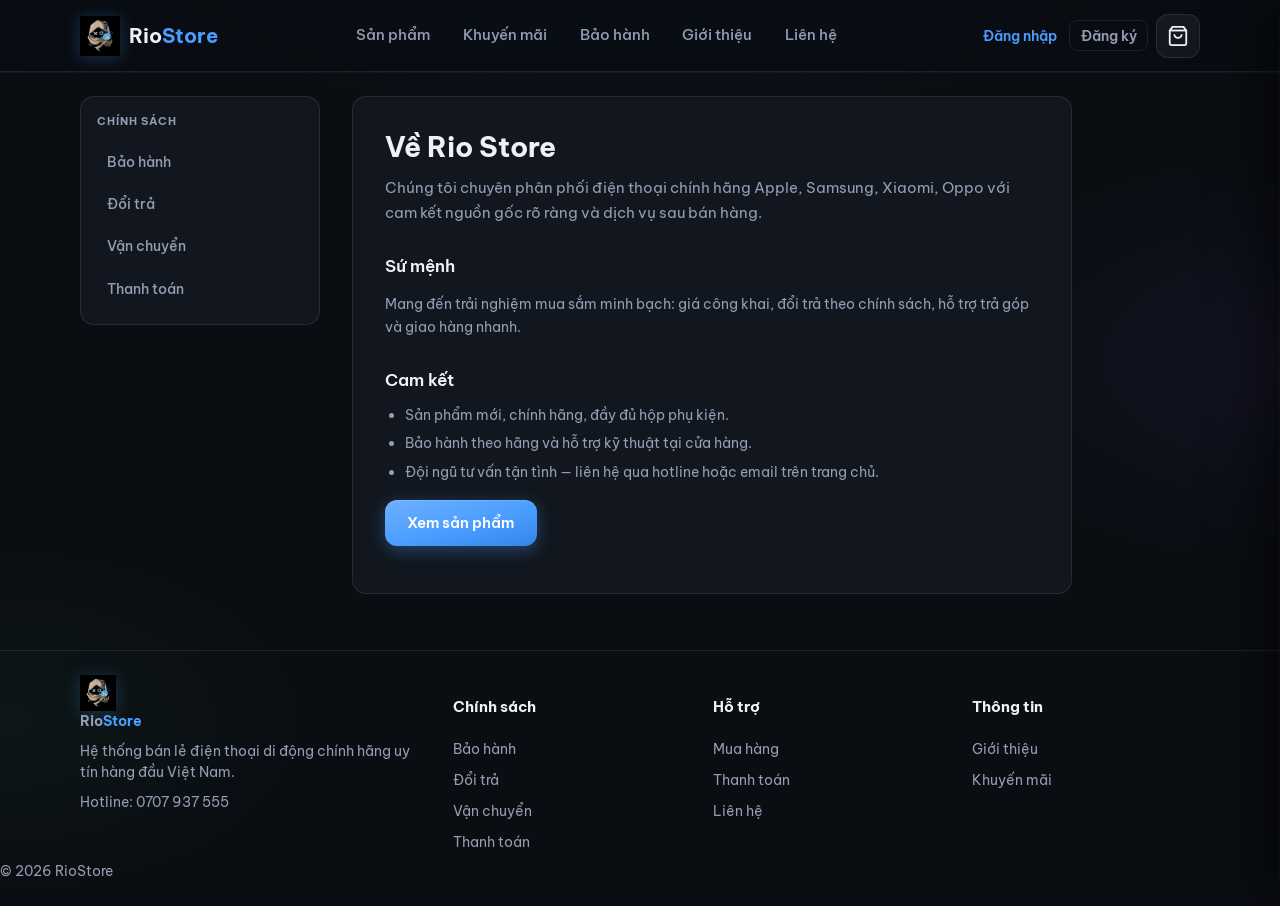
<file: gioi-thieu.html>
<!DOCTYPE html>
<html lang="vi">
<head>
  <meta charset="UTF-8" />
  <meta name="viewport" content="width=device-width, initial-scale=1.0" />
  <title>Giới thiệu Rio Store</title>
  <meta name="description" content="Rio Store — cửa hàng điện thoại chính hãng, trả góp 0%, giao nhanh, bảo hành đầy đủ." />
  <link rel="preconnect" href="https://fonts.googleapis.com" />
  <link rel="preconnect" href="https://fonts.gstatic.com" crossorigin />
  <link href="https://fonts.googleapis.com/css2?family=Be+Vietnam+Pro:wght@400;500;600;700&display=swap" rel="stylesheet" />
  <link rel="icon" type="image/jpeg" href="images/logo.jpg" />
  <link rel="stylesheet" href="styles.css" />
</head>
<body>
  <header class="header">
    <div class="container header__inner">
      <a href="index.html" class="logo logo--brand">
        <img src="images/logo.jpg" alt="" class="logo__mark" width="40" height="40" decoding="async" />
        <span class="logo__text">Rio<span>Store</span></span>
      </a>
      <nav class="nav" id="nav">
        <a href="index.html#san-pham">Sản phẩm</a>
        <a href="index.html#khuyen-mai">Khuyến mãi</a>
        <a href="chinh-sach/bao-hanh.html">Bảo hành</a>
        <a href="gioi-thieu.html">Giới thiệu</a>
        <a href="index.html#lien-he">Liên hệ</a>
      </nav>
      <div class="header__actions">
        <div class="header__auth" id="authHeader">
          <div class="header__auth-btns">
            <button type="button" class="btn-text" id="loginOpenBtn">Đăng nhập</button>
            <button type="button" class="btn-text btn-text--secondary" id="registerOpenBtn">Đăng ký</button>
          </div>
        </div>
        <button type="button" class="btn-icon cart-toggle" aria-label="Giỏ hàng" id="cartToggle">
          <svg width="22" height="22" viewBox="0 0 24 24" fill="none" stroke="currentColor" stroke-width="2">
            <path d="M6 2L3 6v14a2 2 0 002 2h14a2 2 0 002-2V6l-3-4z" />
            <line x1="3" y1="6" x2="21" y2="6" />
            <path d="M16 10a4 4 0 01-8 0" />
          </svg>
          <span class="cart-badge" id="cartBadge">0</span>
        </button>
        <button type="button" class="menu-toggle" id="menuToggle" aria-label="Menu">☰</button>
      </div>
    </div>
  </header>

  <main class="page-policy">
    <div class="container policy-layout reveal" data-reveal>
      <aside class="policy-nav" aria-label="Liên quan">
        <p class="policy-nav__label">Chính sách</p>
        <a href="chinh-sach/bao-hanh.html">Bảo hành</a>
        <a href="chinh-sach/doi-tra.html">Đổi trả</a>
        <a href="chinh-sach/van-chuyen.html">Vận chuyển</a>
        <a href="chinh-sach/thanh-toan.html">Thanh toán</a>
      </aside>
      <article class="policy-article">
        <h1>Về Rio Store</h1>
        <p class="policy-lead">Chúng tôi chuyên phân phối điện thoại chính hãng Apple, Samsung, Xiaomi, Oppo với cam kết nguồn gốc rõ ràng và dịch vụ sau bán hàng.</p>
        <h2>Sứ mệnh</h2>
        <p>Mang đến trải nghiệm mua sắm minh bạch: giá công khai, đổi trả theo chính sách, hỗ trợ trả góp và giao hàng nhanh.</p>
        <h2>Cam kết</h2>
        <ul>
          <li>Sản phẩm mới, chính hãng, đầy đủ hộp phụ kiện.</li>
          <li>Bảo hành theo hãng và hỗ trợ kỹ thuật tại cửa hàng.</li>
          <li>Đội ngũ tư vấn tận tình — liên hệ qua hotline hoặc email trên trang chủ.</li>
        </ul>
        <p><a href="index.html#san-pham" class="btn btn--primary">Xem sản phẩm</a></p>
      </article>
    </div>
  </main>

  <footer class="footer">
    <div class="container footer__top">
      <div class="footer__col">
        <a href="index.html" class="logo logo--footer">
          <img src="images/logo.jpg" class="logo__mark" width="36" height="36" alt="" />
          <span class="logo__text">Rio<span>Store</span></span>
        </a>
        <p>Hệ thống bán lẻ điện thoại di động chính hãng uy tín hàng đầu Việt Nam.</p>
        <p>Hotline: <a href="tel:0707937555">0707 937 555</a></p>
      </div>
      <div class="footer__col">
        <h4>Chính sách</h4>
        <ul>
          <li><a href="chinh-sach/bao-hanh.html">Bảo hành</a></li>
          <li><a href="chinh-sach/doi-tra.html">Đổi trả</a></li>
          <li><a href="chinh-sach/van-chuyen.html">Vận chuyển</a></li>
          <li><a href="chinh-sach/thanh-toan.html">Thanh toán</a></li>
        </ul>
      </div>
      <div class="footer__col">
        <h4>Hỗ trợ</h4>
        <ul>
          <li><a href="index.html#san-pham">Mua hàng</a></li>
          <li><a href="chinh-sach/thanh-toan.html">Thanh toán</a></li>
          <li><a href="index.html#lien-he">Liên hệ</a></li>
        </ul>
      </div>
      <div class="footer__col">
        <h4>Thông tin</h4>
        <ul>
          <li><a href="gioi-thieu.html">Giới thiệu</a></li>
          <li><a href="index.html#khuyen-mai">Khuyến mãi</a></li>
        </ul>
      </div>
    </div>
    <div class="footer__bottom">
      <p>© 2026 RioStore</p>
    </div>
  </footer>

  <aside class="cart-drawer" id="cartDrawer" aria-hidden="true">
    <div class="cart-drawer__overlay" id="cartOverlay"></div>
    <div class="cart-drawer__panel">
      <div class="cart-drawer__head">
        <h3>Giỏ hàng <span class="cart-drawer__count" id="cartDrawerCount"></span></h3>
        <div class="cart-drawer__head-actions">
          <button type="button" class="cart-clear" id="cartClearBtn" hidden>Xóa tất cả</button>
          <button type="button" class="btn-close" id="cartClose" aria-label="Đóng">×</button>
        </div>
      </div>
      <ul class="cart-list" id="cartList"></ul>
      <div class="cart-drawer__foot">
        <div class="cart-ship" id="cartShipRow">
          <span>Phí vận chuyển</span>
          <strong id="cartShipFee">0 ₫</strong>
        </div>
        <p class="cart-ship-hint" id="cartShipHint"></p>
        <p class="cart-total">Tạm tính: <strong id="cartSubtotal">0 ₫</strong></p>
        <p class="cart-grand">Tổng cộng: <strong id="cartTotal">0 ₫</strong></p>
        <div class="cart-drawer__actions">
          <button type="button" class="btn btn--ghost btn--block" id="cartContinueBtn">Tiếp tục mua sắm</button>
          <button type="button" class="btn btn--primary btn--block" id="checkoutBtn">Thanh toán</button>
        </div>
      </div>
    </div>
  </aside>

  <div class="toast-host" id="toastHost" aria-live="polite"></div>

  <div class="auth-modal" id="loginModal" aria-hidden="true">
    <div class="auth-modal__overlay" id="loginOverlay"></div>
    <div class="auth-modal__dialog" role="dialog" aria-labelledby="loginTitle" aria-modal="true">
      <button type="button" class="btn-close auth-modal__close" id="loginClose" aria-label="Đóng">×</button>
      <h2 class="auth-modal__title" id="loginTitle">Đăng nhập</h2>
      <p class="auth-modal__note">Chỉ giao diện: không lưu dữ liệu, không cơ sở dữ liệu hay server.</p>
      <form class="auth-form" id="formLogin" novalidate>
        <label class="auth-field">
          <span>Email</span>
          <input type="email" name="email" autocomplete="email" required placeholder="ban@email.com" />
        </label>
        <label class="auth-field">
          <span>Mật khẩu</span>
          <input type="password" name="password" autocomplete="current-password" required minlength="6" placeholder="••••••" />
        </label>
        <p class="auth-error" id="loginError" hidden></p>
        <button type="submit" class="btn btn--primary btn--block">Đăng nhập</button>
      </form>
      <p class="auth-alt">
        Chưa có tài khoản?
        <button type="button" class="auth-alt__link" id="loginToRegister">Đăng ký</button>
      </p>
    </div>
  </div>

  <div class="auth-modal" id="registerModal" aria-hidden="true">
    <div class="auth-modal__overlay" id="registerOverlay"></div>
    <div class="auth-modal__dialog" role="dialog" aria-labelledby="registerTitle" aria-modal="true">
      <button type="button" class="btn-close auth-modal__close" id="registerClose" aria-label="Đóng">×</button>
      <h2 class="auth-modal__title" id="registerTitle">Đăng ký</h2>
      <p class="auth-modal__note">Chỉ giao diện: không lưu dữ liệu, không cơ sở dữ liệu hay server.</p>
      <form class="auth-form" id="formRegister" novalidate>
        <label class="auth-field">
          <span>Họ tên</span>
          <input type="text" name="name" autocomplete="name" required minlength="2" placeholder="Nguyễn Văn A" />
        </label>
        <label class="auth-field">
          <span>Email</span>
          <input type="email" name="email" autocomplete="email" required placeholder="ban@email.com" />
        </label>
        <label class="auth-field">
          <span>Mật khẩu</span>
          <input type="password" name="password" autocomplete="new-password" required minlength="6" placeholder="Tối thiểu 6 ký tự" />
        </label>
        <p class="auth-error" id="registerError" hidden></p>
        <button type="submit" class="btn btn--primary btn--block">Tạo tài khoản</button>
      </form>
      <p class="auth-alt">
        Đã có tài khoản?
        <button type="button" class="auth-alt__link" id="registerToLogin">Đăng nhập</button>
      </p>
    </div>
  </div>

  <script src="products.js"></script>
  <script src="script.js"></script>
</body>
</html>
</file>
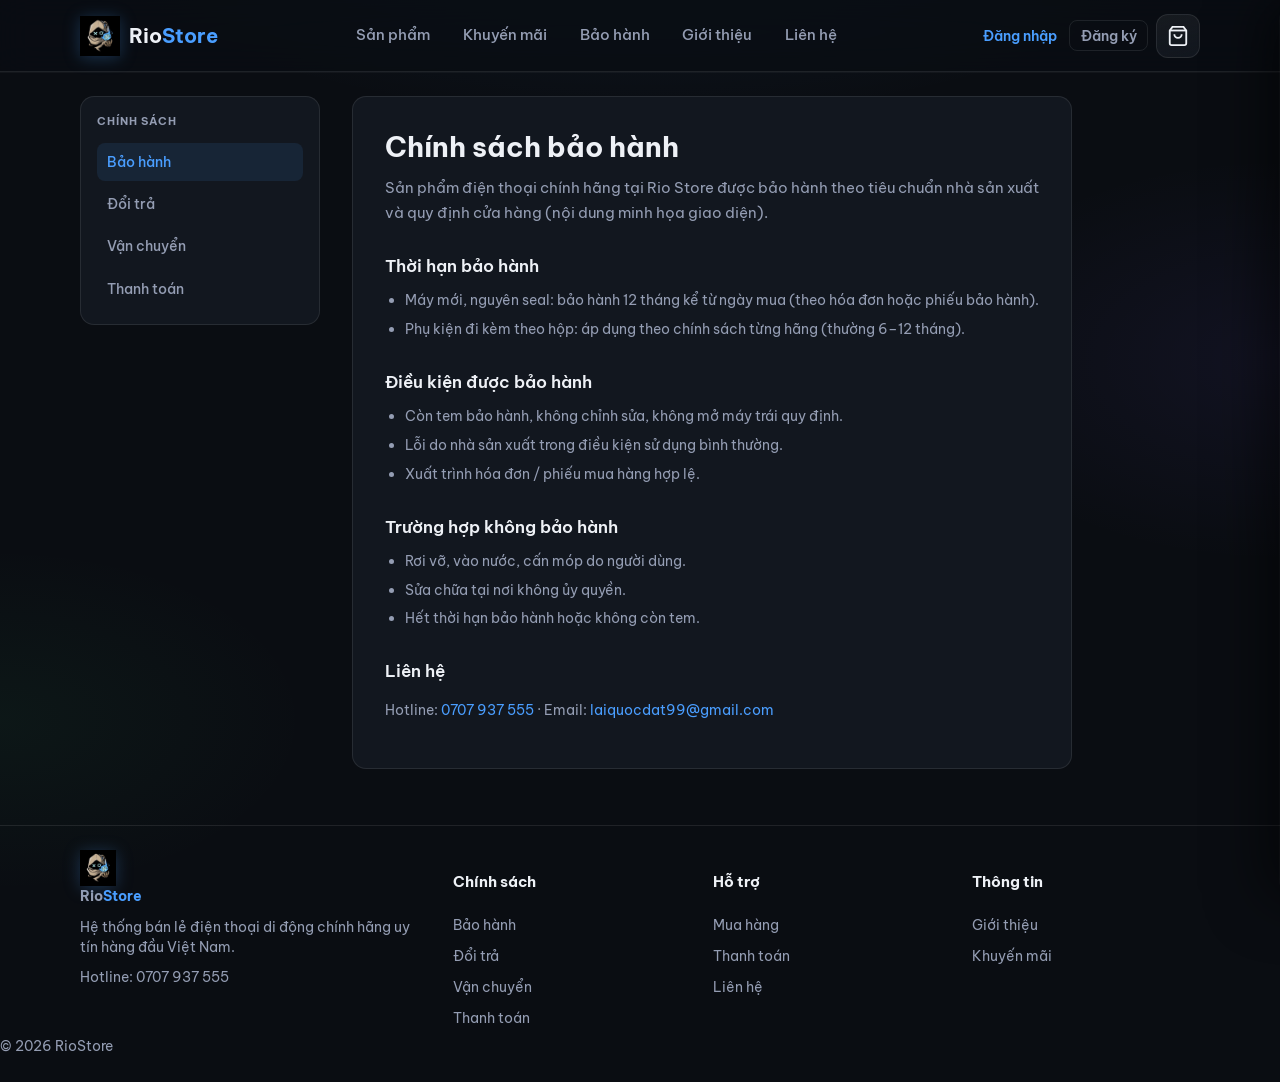
<file: chinh-sach/bao-hanh.html>
<!DOCTYPE html>
<html lang="vi">
<head>
  <meta charset="UTF-8" />
  <meta name="viewport" content="width=device-width, initial-scale=1.0" />
  <title>Chính sách bảo hành | Rio Store</title>
  <meta name="description" content="Chính sách bảo hành điện thoại chính hãng tại Rio Store: thời hạn, điều kiện, trung tâm bảo hành." />
  <link rel="preconnect" href="https://fonts.googleapis.com" />
  <link rel="preconnect" href="https://fonts.gstatic.com" crossorigin />
  <link href="https://fonts.googleapis.com/css2?family=Be+Vietnam+Pro:wght@400;500;600;700&display=swap" rel="stylesheet" />
  <link rel="icon" type="image/jpeg" href="../images/logo.jpg" />
  <link rel="stylesheet" href="../styles.css" />
</head>
<body>
  <header class="header">
    <div class="container header__inner">
      <a href="../index.html" class="logo logo--brand">
        <img src="../images/logo.jpg" alt="" class="logo__mark" width="40" height="40" decoding="async" />
        <span class="logo__text">Rio<span>Store</span></span>
      </a>
      <nav class="nav" id="nav">
        <a href="../index.html#san-pham">Sản phẩm</a>
        <a href="../index.html#khuyen-mai">Khuyến mãi</a>
        <a href="bao-hanh.html">Bảo hành</a>
        <a href="../gioi-thieu.html">Giới thiệu</a>
        <a href="../index.html#lien-he">Liên hệ</a>
      </nav>
      <div class="header__actions">
        <div class="header__auth" id="authHeader">
          <div class="header__auth-btns">
            <button type="button" class="btn-text" id="loginOpenBtn">Đăng nhập</button>
            <button type="button" class="btn-text btn-text--secondary" id="registerOpenBtn">Đăng ký</button>
          </div>
        </div>
        <button type="button" class="btn-icon cart-toggle" aria-label="Giỏ hàng" id="cartToggle">
          <svg width="22" height="22" viewBox="0 0 24 24" fill="none" stroke="currentColor" stroke-width="2">
            <path d="M6 2L3 6v14a2 2 0 002 2h14a2 2 0 002-2V6l-3-4z" />
            <line x1="3" y1="6" x2="21" y2="6" />
            <path d="M16 10a4 4 0 01-8 0" />
          </svg>
          <span class="cart-badge" id="cartBadge">0</span>
        </button>
        <button type="button" class="menu-toggle" id="menuToggle" aria-label="Menu">☰</button>
      </div>
    </div>
  </header>

  <main class="page-policy">
    <div class="container policy-layout reveal" data-reveal>
      <aside class="policy-nav" aria-label="Chính sách">
        <p class="policy-nav__label">Chính sách</p>
        <a href="bao-hanh.html" class="is-current">Bảo hành</a>
        <a href="doi-tra.html">Đổi trả</a>
        <a href="van-chuyen.html">Vận chuyển</a>
        <a href="thanh-toan.html">Thanh toán</a>
      </aside>
      <article class="policy-article">
        <h1>Chính sách bảo hành</h1>
        <p class="policy-lead">Sản phẩm điện thoại chính hãng tại Rio Store được bảo hành theo tiêu chuẩn nhà sản xuất và quy định cửa hàng (nội dung minh họa giao diện).</p>
        <h2>Thời hạn bảo hành</h2>
        <ul>
          <li>Máy mới, nguyên seal: bảo hành 12 tháng kể từ ngày mua (theo hóa đơn hoặc phiếu bảo hành).</li>
          <li>Phụ kiện đi kèm theo hộp: áp dụng theo chính sách từng hãng (thường 6–12 tháng).</li>
        </ul>
        <h2>Điều kiện được bảo hành</h2>
        <ul>
          <li>Còn tem bảo hành, không chỉnh sửa, không mở máy trái quy định.</li>
          <li>Lỗi do nhà sản xuất trong điều kiện sử dụng bình thường.</li>
          <li>Xuất trình hóa đơn / phiếu mua hàng hợp lệ.</li>
        </ul>
        <h2>Trường hợp không bảo hành</h2>
        <ul>
          <li>Rơi vỡ, vào nước, cấn móp do người dùng.</li>
          <li>Sửa chữa tại nơi không ủy quyền.</li>
          <li>Hết thời hạn bảo hành hoặc không còn tem.</li>
        </ul>
        <h2>Liên hệ</h2>
        <p>Hotline: <a href="tel:0707937555">0707 937 555</a> · Email: <a href="mailto:laiquocdat99@gmail.com">laiquocdat99@gmail.com</a></p>
      </article>
    </div>
  </main>

  <footer class="footer">
    <div class="container footer__top">
      <div class="footer__col">
        <a href="../index.html" class="logo logo--footer">
          <img src="../images/logo.jpg" class="logo__mark" width="36" height="36" alt="" />
          <span class="logo__text">Rio<span>Store</span></span>
        </a>
        <p>Hệ thống bán lẻ điện thoại di động chính hãng uy tín hàng đầu Việt Nam.</p>
        <p>Hotline: <a href="tel:0707937555">0707 937 555</a></p>
      </div>
      <div class="footer__col">
        <h4>Chính sách</h4>
        <ul>
          <li><a href="bao-hanh.html">Bảo hành</a></li>
          <li><a href="doi-tra.html">Đổi trả</a></li>
          <li><a href="van-chuyen.html">Vận chuyển</a></li>
          <li><a href="thanh-toan.html">Thanh toán</a></li>
        </ul>
      </div>
      <div class="footer__col">
        <h4>Hỗ trợ</h4>
        <ul>
          <li><a href="../index.html#san-pham">Mua hàng</a></li>
          <li><a href="thanh-toan.html">Thanh toán</a></li>
          <li><a href="../index.html#lien-he">Liên hệ</a></li>
        </ul>
      </div>
      <div class="footer__col">
        <h4>Thông tin</h4>
        <ul>
          <li><a href="../gioi-thieu.html">Giới thiệu</a></li>
          <li><a href="../index.html#khuyen-mai">Khuyến mãi</a></li>
        </ul>
      </div>
    </div>
    <div class="footer__bottom">
      <p>© 2026 RioStore</p>
    </div>
  </footer>

  <aside class="cart-drawer" id="cartDrawer" aria-hidden="true">
    <div class="cart-drawer__overlay" id="cartOverlay"></div>
    <div class="cart-drawer__panel">
      <div class="cart-drawer__head">
        <h3>Giỏ hàng <span class="cart-drawer__count" id="cartDrawerCount"></span></h3>
        <div class="cart-drawer__head-actions">
          <button type="button" class="cart-clear" id="cartClearBtn" hidden>Xóa tất cả</button>
          <button type="button" class="btn-close" id="cartClose" aria-label="Đóng">×</button>
        </div>
      </div>
      <ul class="cart-list" id="cartList"></ul>
      <div class="cart-drawer__foot">
        <div class="cart-ship" id="cartShipRow">
          <span>Phí vận chuyển</span>
          <strong id="cartShipFee">0 ₫</strong>
        </div>
        <p class="cart-ship-hint" id="cartShipHint"></p>
        <p class="cart-total">Tạm tính: <strong id="cartSubtotal">0 ₫</strong></p>
        <p class="cart-grand">Tổng cộng: <strong id="cartTotal">0 ₫</strong></p>
        <div class="cart-drawer__actions">
          <button type="button" class="btn btn--ghost btn--block" id="cartContinueBtn">Tiếp tục mua sắm</button>
          <button type="button" class="btn btn--primary btn--block" id="checkoutBtn">Thanh toán</button>
        </div>
      </div>
    </div>
  </aside>

  <div class="toast-host" id="toastHost" aria-live="polite"></div>

  <div class="auth-modal" id="loginModal" aria-hidden="true">
    <div class="auth-modal__overlay" id="loginOverlay"></div>
    <div class="auth-modal__dialog" role="dialog" aria-labelledby="loginTitle" aria-modal="true">
      <button type="button" class="btn-close auth-modal__close" id="loginClose" aria-label="Đóng">×</button>
      <h2 class="auth-modal__title" id="loginTitle">Đăng nhập</h2>
      <p class="auth-modal__note">Chỉ giao diện: không lưu dữ liệu, không cơ sở dữ liệu hay server.</p>
      <form class="auth-form" id="formLogin" novalidate>
        <label class="auth-field">
          <span>Email</span>
          <input type="email" name="email" autocomplete="email" required placeholder="ban@email.com" />
        </label>
        <label class="auth-field">
          <span>Mật khẩu</span>
          <input type="password" name="password" autocomplete="current-password" required minlength="6" placeholder="••••••" />
        </label>
        <p class="auth-error" id="loginError" hidden></p>
        <button type="submit" class="btn btn--primary btn--block">Đăng nhập</button>
      </form>
      <p class="auth-alt">
        Chưa có tài khoản?
        <button type="button" class="auth-alt__link" id="loginToRegister">Đăng ký</button>
      </p>
    </div>
  </div>

  <div class="auth-modal" id="registerModal" aria-hidden="true">
    <div class="auth-modal__overlay" id="registerOverlay"></div>
    <div class="auth-modal__dialog" role="dialog" aria-labelledby="registerTitle" aria-modal="true">
      <button type="button" class="btn-close auth-modal__close" id="registerClose" aria-label="Đóng">×</button>
      <h2 class="auth-modal__title" id="registerTitle">Đăng ký</h2>
      <p class="auth-modal__note">Chỉ giao diện: không lưu dữ liệu, không cơ sở dữ liệu hay server.</p>
      <form class="auth-form" id="formRegister" novalidate>
        <label class="auth-field">
          <span>Họ tên</span>
          <input type="text" name="name" autocomplete="name" required minlength="2" placeholder="Nguyễn Văn A" />
        </label>
        <label class="auth-field">
          <span>Email</span>
          <input type="email" name="email" autocomplete="email" required placeholder="ban@email.com" />
        </label>
        <label class="auth-field">
          <span>Mật khẩu</span>
          <input type="password" name="password" autocomplete="new-password" required minlength="6" placeholder="Tối thiểu 6 ký tự" />
        </label>
        <p class="auth-error" id="registerError" hidden></p>
        <button type="submit" class="btn btn--primary btn--block">Tạo tài khoản</button>
      </form>
      <p class="auth-alt">
        Đã có tài khoản?
        <button type="button" class="auth-alt__link" id="registerToLogin">Đăng nhập</button>
      </p>
    </div>
  </div>

  <script src="../products.js"></script>
  <script src="../script.js"></script>
</body>
</html>
</file>
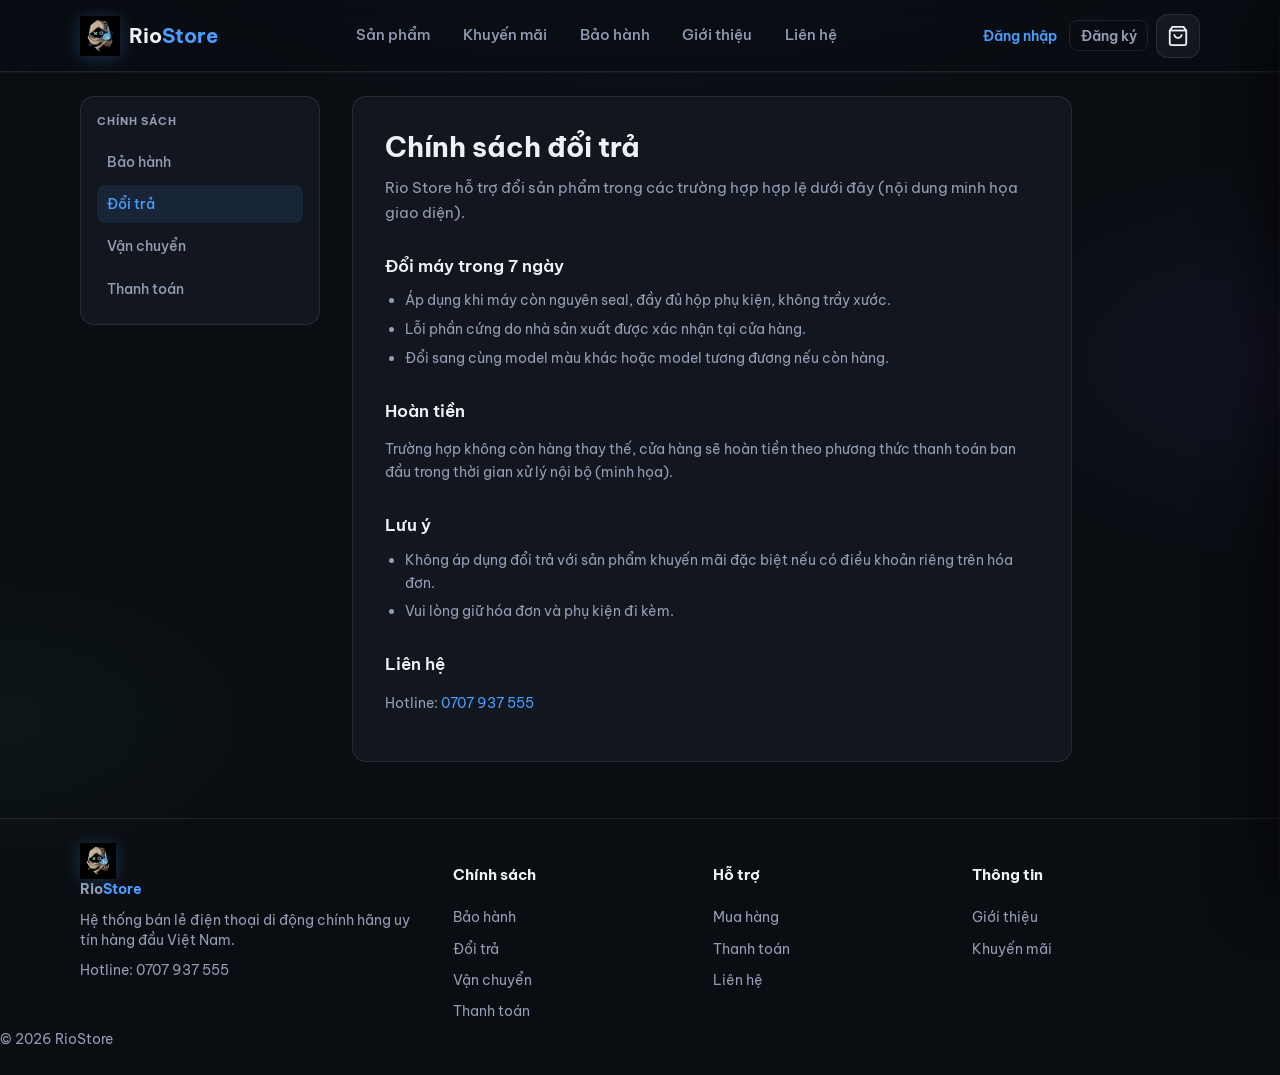
<file: chinh-sach/doi-tra.html>
<!DOCTYPE html>
<html lang="vi">
<head>
  <meta charset="UTF-8" />
  <meta name="viewport" content="width=device-width, initial-scale=1.0" />
  <title>Chính sách đổi trả | Rio Store</title>
  <meta name="description" content="Chính sách đổi trả sản phẩm tại Rio Store: thời gian, điều kiện đổi máy mới hoặc hoàn tiền (nội dung minh họa)." />
  <link rel="preconnect" href="https://fonts.googleapis.com" />
  <link rel="preconnect" href="https://fonts.gstatic.com" crossorigin />
  <link href="https://fonts.googleapis.com/css2?family=Be+Vietnam+Pro:wght@400;500;600;700&display=swap" rel="stylesheet" />
  <link rel="icon" type="image/jpeg" href="../images/logo.jpg" />
  <link rel="stylesheet" href="../styles.css" />
</head>
<body>
  <header class="header">
    <div class="container header__inner">
      <a href="../index.html" class="logo logo--brand">
        <img src="../images/logo.jpg" alt="" class="logo__mark" width="40" height="40" decoding="async" />
        <span class="logo__text">Rio<span>Store</span></span>
      </a>
      <nav class="nav" id="nav">
        <a href="../index.html#san-pham">Sản phẩm</a>
        <a href="../index.html#khuyen-mai">Khuyến mãi</a>
        <a href="bao-hanh.html">Bảo hành</a>
        <a href="../gioi-thieu.html">Giới thiệu</a>
        <a href="../index.html#lien-he">Liên hệ</a>
      </nav>
      <div class="header__actions">
        <div class="header__auth" id="authHeader">
          <div class="header__auth-btns">
            <button type="button" class="btn-text" id="loginOpenBtn">Đăng nhập</button>
            <button type="button" class="btn-text btn-text--secondary" id="registerOpenBtn">Đăng ký</button>
          </div>
        </div>
        <button type="button" class="btn-icon cart-toggle" aria-label="Giỏ hàng" id="cartToggle">
          <svg width="22" height="22" viewBox="0 0 24 24" fill="none" stroke="currentColor" stroke-width="2">
            <path d="M6 2L3 6v14a2 2 0 002 2h14a2 2 0 002-2V6l-3-4z" />
            <line x1="3" y1="6" x2="21" y2="6" />
            <path d="M16 10a4 4 0 01-8 0" />
          </svg>
          <span class="cart-badge" id="cartBadge">0</span>
        </button>
        <button type="button" class="menu-toggle" id="menuToggle" aria-label="Menu">☰</button>
      </div>
    </div>
  </header>

  <main class="page-policy">
    <div class="container policy-layout reveal" data-reveal>
      <aside class="policy-nav" aria-label="Chính sách">
        <p class="policy-nav__label">Chính sách</p>
        <a href="bao-hanh.html">Bảo hành</a>
        <a href="doi-tra.html" class="is-current">Đổi trả</a>
        <a href="van-chuyen.html">Vận chuyển</a>
        <a href="thanh-toan.html">Thanh toán</a>
      </aside>
      <article class="policy-article">
        <h1>Chính sách đổi trả</h1>
        <p class="policy-lead">Rio Store hỗ trợ đổi sản phẩm trong các trường hợp hợp lệ dưới đây (nội dung minh họa giao diện).</p>
        <h2>Đổi máy trong 7 ngày</h2>
        <ul>
          <li>Áp dụng khi máy còn nguyên seal, đầy đủ hộp phụ kiện, không trầy xước.</li>
          <li>Lỗi phần cứng do nhà sản xuất được xác nhận tại cửa hàng.</li>
          <li>Đổi sang cùng model màu khác hoặc model tương đương nếu còn hàng.</li>
        </ul>
        <h2>Hoàn tiền</h2>
        <p>Trường hợp không còn hàng thay thế, cửa hàng sẽ hoàn tiền theo phương thức thanh toán ban đầu trong thời gian xử lý nội bộ (minh họa).</p>
        <h2>Lưu ý</h2>
        <ul>
          <li>Không áp dụng đổi trả với sản phẩm khuyến mãi đặc biệt nếu có điều khoản riêng trên hóa đơn.</li>
          <li>Vui lòng giữ hóa đơn và phụ kiện đi kèm.</li>
        </ul>
        <h2>Liên hệ</h2>
        <p>Hotline: <a href="tel:0707937555">0707 937 555</a></p>
      </article>
    </div>
  </main>

  <footer class="footer">
    <div class="container footer__top">
      <div class="footer__col">
        <a href="../index.html" class="logo logo--footer">
          <img src="../images/logo.jpg" class="logo__mark" width="36" height="36" alt="" />
          <span class="logo__text">Rio<span>Store</span></span>
        </a>
        <p>Hệ thống bán lẻ điện thoại di động chính hãng uy tín hàng đầu Việt Nam.</p>
        <p>Hotline: <a href="tel:0707937555">0707 937 555</a></p>
      </div>
      <div class="footer__col">
        <h4>Chính sách</h4>
        <ul>
          <li><a href="bao-hanh.html">Bảo hành</a></li>
          <li><a href="doi-tra.html">Đổi trả</a></li>
          <li><a href="van-chuyen.html">Vận chuyển</a></li>
          <li><a href="thanh-toan.html">Thanh toán</a></li>
        </ul>
      </div>
      <div class="footer__col">
        <h4>Hỗ trợ</h4>
        <ul>
          <li><a href="../index.html#san-pham">Mua hàng</a></li>
          <li><a href="thanh-toan.html">Thanh toán</a></li>
          <li><a href="../index.html#lien-he">Liên hệ</a></li>
        </ul>
      </div>
      <div class="footer__col">
        <h4>Thông tin</h4>
        <ul>
          <li><a href="../gioi-thieu.html">Giới thiệu</a></li>
          <li><a href="../index.html#khuyen-mai">Khuyến mãi</a></li>
        </ul>
      </div>
    </div>
    <div class="footer__bottom">
      <p>© 2026 RioStore</p>
    </div>
  </footer>

  <aside class="cart-drawer" id="cartDrawer" aria-hidden="true">
    <div class="cart-drawer__overlay" id="cartOverlay"></div>
    <div class="cart-drawer__panel">
      <div class="cart-drawer__head">
        <h3>Giỏ hàng <span class="cart-drawer__count" id="cartDrawerCount"></span></h3>
        <div class="cart-drawer__head-actions">
          <button type="button" class="cart-clear" id="cartClearBtn" hidden>Xóa tất cả</button>
          <button type="button" class="btn-close" id="cartClose" aria-label="Đóng">×</button>
        </div>
      </div>
      <ul class="cart-list" id="cartList"></ul>
      <div class="cart-drawer__foot">
        <div class="cart-ship" id="cartShipRow">
          <span>Phí vận chuyển</span>
          <strong id="cartShipFee">0 ₫</strong>
        </div>
        <p class="cart-ship-hint" id="cartShipHint"></p>
        <p class="cart-total">Tạm tính: <strong id="cartSubtotal">0 ₫</strong></p>
        <p class="cart-grand">Tổng cộng: <strong id="cartTotal">0 ₫</strong></p>
        <div class="cart-drawer__actions">
          <button type="button" class="btn btn--ghost btn--block" id="cartContinueBtn">Tiếp tục mua sắm</button>
          <button type="button" class="btn btn--primary btn--block" id="checkoutBtn">Thanh toán</button>
        </div>
      </div>
    </div>
  </aside>

  <div class="toast-host" id="toastHost" aria-live="polite"></div>

  <div class="auth-modal" id="loginModal" aria-hidden="true">
    <div class="auth-modal__overlay" id="loginOverlay"></div>
    <div class="auth-modal__dialog" role="dialog" aria-labelledby="loginTitle" aria-modal="true">
      <button type="button" class="btn-close auth-modal__close" id="loginClose" aria-label="Đóng">×</button>
      <h2 class="auth-modal__title" id="loginTitle">Đăng nhập</h2>
      <p class="auth-modal__note">Chỉ giao diện: không lưu dữ liệu, không cơ sở dữ liệu hay server.</p>
      <form class="auth-form" id="formLogin" novalidate>
        <label class="auth-field">
          <span>Email</span>
          <input type="email" name="email" autocomplete="email" required placeholder="ban@email.com" />
        </label>
        <label class="auth-field">
          <span>Mật khẩu</span>
          <input type="password" name="password" autocomplete="current-password" required minlength="6" placeholder="••••••" />
        </label>
        <p class="auth-error" id="loginError" hidden></p>
        <button type="submit" class="btn btn--primary btn--block">Đăng nhập</button>
      </form>
      <p class="auth-alt">
        Chưa có tài khoản?
        <button type="button" class="auth-alt__link" id="loginToRegister">Đăng ký</button>
      </p>
    </div>
  </div>

  <div class="auth-modal" id="registerModal" aria-hidden="true">
    <div class="auth-modal__overlay" id="registerOverlay"></div>
    <div class="auth-modal__dialog" role="dialog" aria-labelledby="registerTitle" aria-modal="true">
      <button type="button" class="btn-close auth-modal__close" id="registerClose" aria-label="Đóng">×</button>
      <h2 class="auth-modal__title" id="registerTitle">Đăng ký</h2>
      <p class="auth-modal__note">Chỉ giao diện: không lưu dữ liệu, không cơ sở dữ liệu hay server.</p>
      <form class="auth-form" id="formRegister" novalidate>
        <label class="auth-field">
          <span>Họ tên</span>
          <input type="text" name="name" autocomplete="name" required minlength="2" placeholder="Nguyễn Văn A" />
        </label>
        <label class="auth-field">
          <span>Email</span>
          <input type="email" name="email" autocomplete="email" required placeholder="ban@email.com" />
        </label>
        <label class="auth-field">
          <span>Mật khẩu</span>
          <input type="password" name="password" autocomplete="new-password" required minlength="6" placeholder="Tối thiểu 6 ký tự" />
        </label>
        <p class="auth-error" id="registerError" hidden></p>
        <button type="submit" class="btn btn--primary btn--block">Tạo tài khoản</button>
      </form>
      <p class="auth-alt">
        Đã có tài khoản?
        <button type="button" class="auth-alt__link" id="registerToLogin">Đăng nhập</button>
      </p>
    </div>
  </div>

  <script src="../products.js"></script>
  <script src="../script.js"></script>
</body>
</html>
</file>
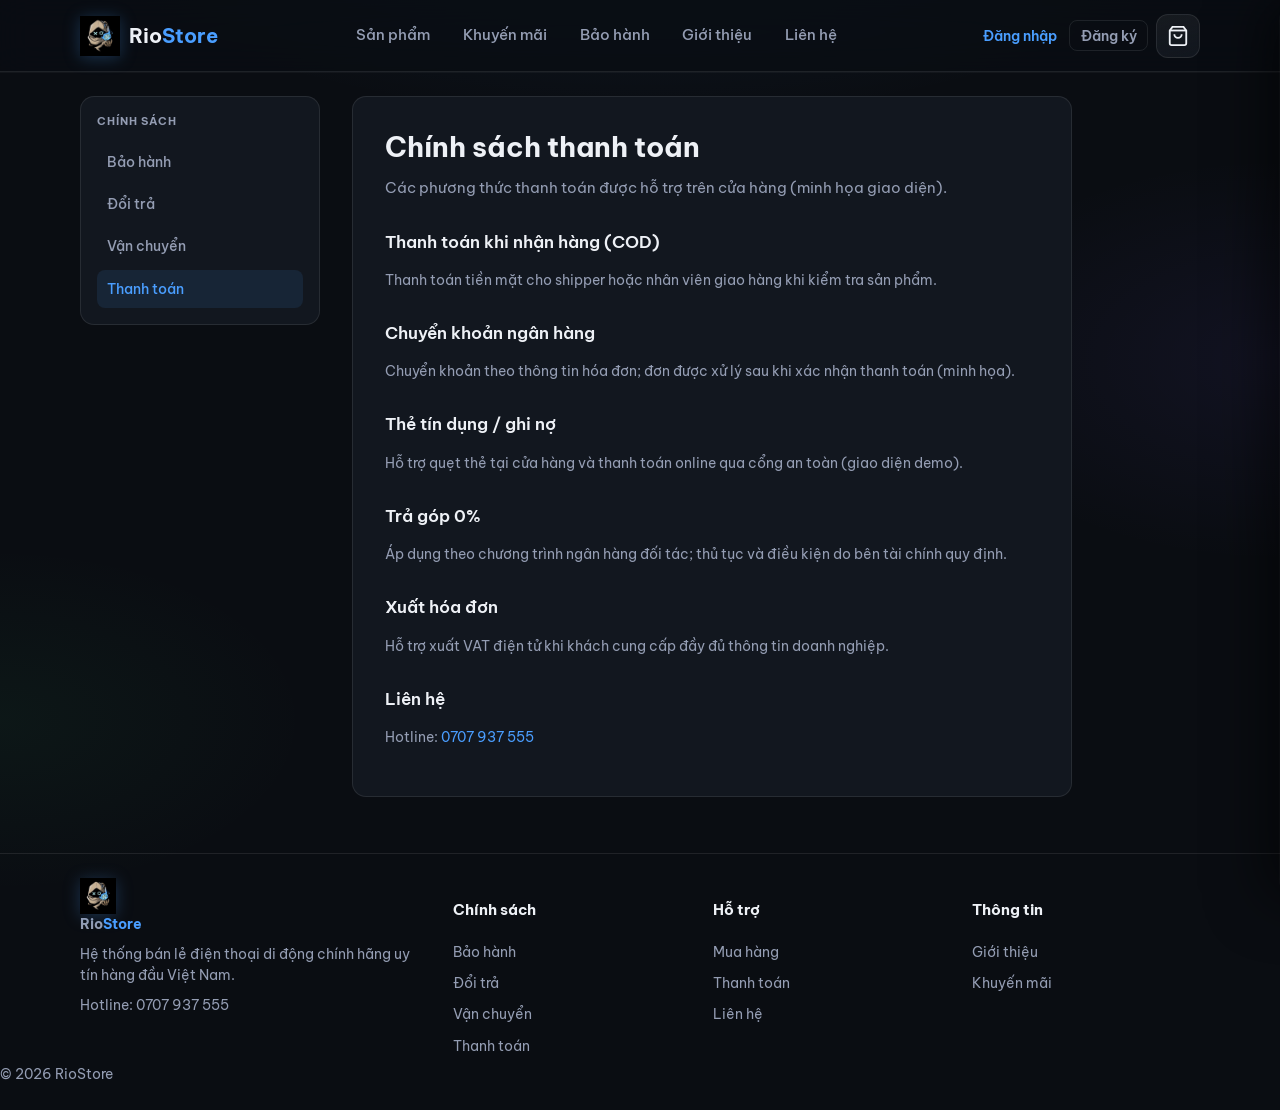
<file: chinh-sach/thanh-toan.html>
<!DOCTYPE html>
<html lang="vi">
<head>
  <meta charset="UTF-8" />
  <meta name="viewport" content="width=device-width, initial-scale=1.0" />
  <title>Chính sách thanh toán | Rio Store</title>
  <meta name="description" content="Hình thức thanh toán: tiền mặt, chuyển khoản, thẻ, trả góp tại Rio Store (nội dung minh họa)." />
  <link rel="preconnect" href="https://fonts.googleapis.com" />
  <link rel="preconnect" href="https://fonts.gstatic.com" crossorigin />
  <link href="https://fonts.googleapis.com/css2?family=Be+Vietnam+Pro:wght@400;500;600;700&display=swap" rel="stylesheet" />
  <link rel="icon" type="image/jpeg" href="../images/logo.jpg" />
  <link rel="stylesheet" href="../styles.css" />
</head>
<body>
  <header class="header">
    <div class="container header__inner">
      <a href="../index.html" class="logo logo--brand">
        <img src="../images/logo.jpg" alt="" class="logo__mark" width="40" height="40" decoding="async" />
        <span class="logo__text">Rio<span>Store</span></span>
      </a>
      <nav class="nav" id="nav">
        <a href="../index.html#san-pham">Sản phẩm</a>
        <a href="../index.html#khuyen-mai">Khuyến mãi</a>
        <a href="bao-hanh.html">Bảo hành</a>
        <a href="../gioi-thieu.html">Giới thiệu</a>
        <a href="../index.html#lien-he">Liên hệ</a>
      </nav>
      <div class="header__actions">
        <div class="header__auth" id="authHeader">
          <div class="header__auth-btns">
            <button type="button" class="btn-text" id="loginOpenBtn">Đăng nhập</button>
            <button type="button" class="btn-text btn-text--secondary" id="registerOpenBtn">Đăng ký</button>
          </div>
        </div>
        <button type="button" class="btn-icon cart-toggle" aria-label="Giỏ hàng" id="cartToggle">
          <svg width="22" height="22" viewBox="0 0 24 24" fill="none" stroke="currentColor" stroke-width="2">
            <path d="M6 2L3 6v14a2 2 0 002 2h14a2 2 0 002-2V6l-3-4z" />
            <line x1="3" y1="6" x2="21" y2="6" />
            <path d="M16 10a4 4 0 01-8 0" />
          </svg>
          <span class="cart-badge" id="cartBadge">0</span>
        </button>
        <button type="button" class="menu-toggle" id="menuToggle" aria-label="Menu">☰</button>
      </div>
    </div>
  </header>

  <main class="page-policy">
    <div class="container policy-layout reveal" data-reveal>
      <aside class="policy-nav" aria-label="Chính sách">
        <p class="policy-nav__label">Chính sách</p>
        <a href="bao-hanh.html">Bảo hành</a>
        <a href="doi-tra.html">Đổi trả</a>
        <a href="van-chuyen.html">Vận chuyển</a>
        <a href="thanh-toan.html" class="is-current">Thanh toán</a>
      </aside>
      <article class="policy-article">
        <h1>Chính sách thanh toán</h1>
        <p class="policy-lead">Các phương thức thanh toán được hỗ trợ trên cửa hàng (minh họa giao diện).</p>
        <h2>Thanh toán khi nhận hàng (COD)</h2>
        <p>Thanh toán tiền mặt cho shipper hoặc nhân viên giao hàng khi kiểm tra sản phẩm.</p>
        <h2>Chuyển khoản ngân hàng</h2>
        <p>Chuyển khoản theo thông tin hóa đơn; đơn được xử lý sau khi xác nhận thanh toán (minh họa).</p>
        <h2>Thẻ tín dụng / ghi nợ</h2>
        <p>Hỗ trợ quẹt thẻ tại cửa hàng và thanh toán online qua cổng an toàn (giao diện demo).</p>
        <h2>Trả góp 0%</h2>
        <p>Áp dụng theo chương trình ngân hàng đối tác; thủ tục và điều kiện do bên tài chính quy định.</p>
        <h2>Xuất hóa đơn</h2>
        <p>Hỗ trợ xuất VAT điện tử khi khách cung cấp đầy đủ thông tin doanh nghiệp.</p>
        <h2>Liên hệ</h2>
        <p>Hotline: <a href="tel:0707937555">0707 937 555</a></p>
      </article>
    </div>
  </main>

  <footer class="footer">
    <div class="container footer__top">
      <div class="footer__col">
        <a href="../index.html" class="logo logo--footer">
          <img src="../images/logo.jpg" class="logo__mark" width="36" height="36" alt="" />
          <span class="logo__text">Rio<span>Store</span></span>
        </a>
        <p>Hệ thống bán lẻ điện thoại di động chính hãng uy tín hàng đầu Việt Nam.</p>
        <p>Hotline: <a href="tel:0707937555">0707 937 555</a></p>
      </div>
      <div class="footer__col">
        <h4>Chính sách</h4>
        <ul>
          <li><a href="bao-hanh.html">Bảo hành</a></li>
          <li><a href="doi-tra.html">Đổi trả</a></li>
          <li><a href="van-chuyen.html">Vận chuyển</a></li>
          <li><a href="thanh-toan.html">Thanh toán</a></li>
        </ul>
      </div>
      <div class="footer__col">
        <h4>Hỗ trợ</h4>
        <ul>
          <li><a href="../index.html#san-pham">Mua hàng</a></li>
          <li><a href="thanh-toan.html">Thanh toán</a></li>
          <li><a href="../index.html#lien-he">Liên hệ</a></li>
        </ul>
      </div>
      <div class="footer__col">
        <h4>Thông tin</h4>
        <ul>
          <li><a href="../gioi-thieu.html">Giới thiệu</a></li>
          <li><a href="../index.html#khuyen-mai">Khuyến mãi</a></li>
        </ul>
      </div>
    </div>
    <div class="footer__bottom">
      <p>© 2026 RioStore</p>
    </div>
  </footer>

  <aside class="cart-drawer" id="cartDrawer" aria-hidden="true">
    <div class="cart-drawer__overlay" id="cartOverlay"></div>
    <div class="cart-drawer__panel">
      <div class="cart-drawer__head">
        <h3>Giỏ hàng <span class="cart-drawer__count" id="cartDrawerCount"></span></h3>
        <div class="cart-drawer__head-actions">
          <button type="button" class="cart-clear" id="cartClearBtn" hidden>Xóa tất cả</button>
          <button type="button" class="btn-close" id="cartClose" aria-label="Đóng">×</button>
        </div>
      </div>
      <ul class="cart-list" id="cartList"></ul>
      <div class="cart-drawer__foot">
        <div class="cart-ship" id="cartShipRow">
          <span>Phí vận chuyển</span>
          <strong id="cartShipFee">0 ₫</strong>
        </div>
        <p class="cart-ship-hint" id="cartShipHint"></p>
        <p class="cart-total">Tạm tính: <strong id="cartSubtotal">0 ₫</strong></p>
        <p class="cart-grand">Tổng cộng: <strong id="cartTotal">0 ₫</strong></p>
        <div class="cart-drawer__actions">
          <button type="button" class="btn btn--ghost btn--block" id="cartContinueBtn">Tiếp tục mua sắm</button>
          <button type="button" class="btn btn--primary btn--block" id="checkoutBtn">Thanh toán</button>
        </div>
      </div>
    </div>
  </aside>

  <div class="toast-host" id="toastHost" aria-live="polite"></div>

  <div class="auth-modal" id="loginModal" aria-hidden="true">
    <div class="auth-modal__overlay" id="loginOverlay"></div>
    <div class="auth-modal__dialog" role="dialog" aria-labelledby="loginTitle" aria-modal="true">
      <button type="button" class="btn-close auth-modal__close" id="loginClose" aria-label="Đóng">×</button>
      <h2 class="auth-modal__title" id="loginTitle">Đăng nhập</h2>
      <p class="auth-modal__note">Chỉ giao diện: không lưu dữ liệu, không cơ sở dữ liệu hay server.</p>
      <form class="auth-form" id="formLogin" novalidate>
        <label class="auth-field">
          <span>Email</span>
          <input type="email" name="email" autocomplete="email" required placeholder="ban@email.com" />
        </label>
        <label class="auth-field">
          <span>Mật khẩu</span>
          <input type="password" name="password" autocomplete="current-password" required minlength="6" placeholder="••••••" />
        </label>
        <p class="auth-error" id="loginError" hidden></p>
        <button type="submit" class="btn btn--primary btn--block">Đăng nhập</button>
      </form>
      <p class="auth-alt">
        Chưa có tài khoản?
        <button type="button" class="auth-alt__link" id="loginToRegister">Đăng ký</button>
      </p>
    </div>
  </div>

  <div class="auth-modal" id="registerModal" aria-hidden="true">
    <div class="auth-modal__overlay" id="registerOverlay"></div>
    <div class="auth-modal__dialog" role="dialog" aria-labelledby="registerTitle" aria-modal="true">
      <button type="button" class="btn-close auth-modal__close" id="registerClose" aria-label="Đóng">×</button>
      <h2 class="auth-modal__title" id="registerTitle">Đăng ký</h2>
      <p class="auth-modal__note">Chỉ giao diện: không lưu dữ liệu, không cơ sở dữ liệu hay server.</p>
      <form class="auth-form" id="formRegister" novalidate>
        <label class="auth-field">
          <span>Họ tên</span>
          <input type="text" name="name" autocomplete="name" required minlength="2" placeholder="Nguyễn Văn A" />
        </label>
        <label class="auth-field">
          <span>Email</span>
          <input type="email" name="email" autocomplete="email" required placeholder="ban@email.com" />
        </label>
        <label class="auth-field">
          <span>Mật khẩu</span>
          <input type="password" name="password" autocomplete="new-password" required minlength="6" placeholder="Tối thiểu 6 ký tự" />
        </label>
        <p class="auth-error" id="registerError" hidden></p>
        <button type="submit" class="btn btn--primary btn--block">Tạo tài khoản</button>
      </form>
      <p class="auth-alt">
        Đã có tài khoản?
        <button type="button" class="auth-alt__link" id="registerToLogin">Đăng nhập</button>
      </p>
    </div>
  </div>

  <script src="../products.js"></script>
  <script src="../script.js"></script>
</body>
</html>
</file>
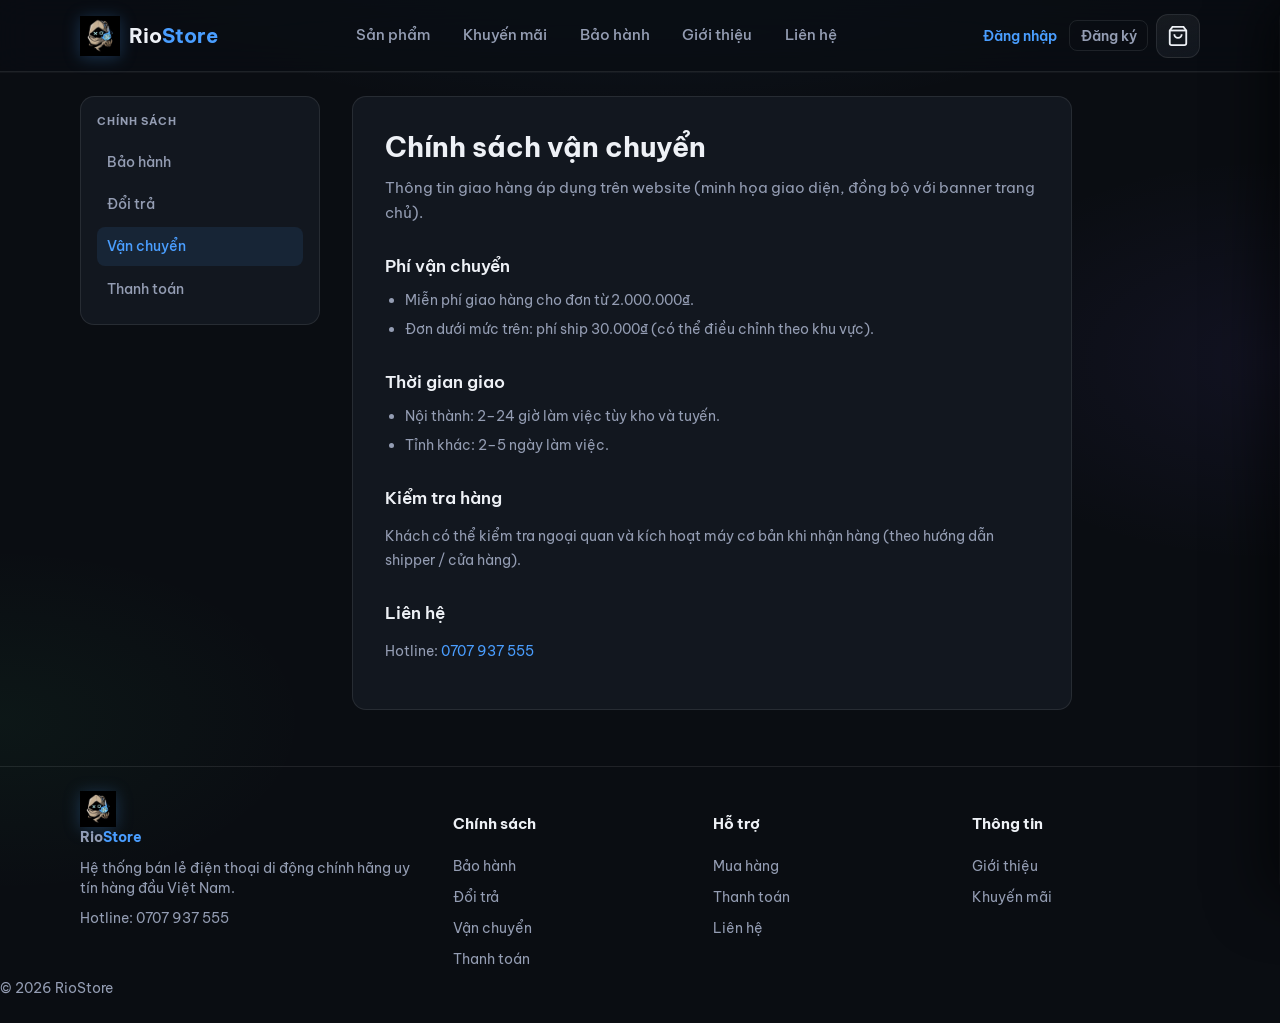
<file: chinh-sach/van-chuyen.html>
<!DOCTYPE html>
<html lang="vi">
<head>
  <meta charset="UTF-8" />
  <meta name="viewport" content="width=device-width, initial-scale=1.0" />
  <title>Chính sách vận chuyển | Rio Store</title>
  <meta name="description" content="Phí ship, thời gian giao hàng và khu vực phục vụ tại Rio Store (nội dung minh họa giao diện)." />
  <link rel="preconnect" href="https://fonts.googleapis.com" />
  <link rel="preconnect" href="https://fonts.gstatic.com" crossorigin />
  <link href="https://fonts.googleapis.com/css2?family=Be+Vietnam+Pro:wght@400;500;600;700&display=swap" rel="stylesheet" />
  <link rel="icon" type="image/jpeg" href="../images/logo.jpg" />
  <link rel="stylesheet" href="../styles.css" />
</head>
<body>
  <header class="header">
    <div class="container header__inner">
      <a href="../index.html" class="logo logo--brand">
        <img src="../images/logo.jpg" alt="" class="logo__mark" width="40" height="40" decoding="async" />
        <span class="logo__text">Rio<span>Store</span></span>
      </a>
      <nav class="nav" id="nav">
        <a href="../index.html#san-pham">Sản phẩm</a>
        <a href="../index.html#khuyen-mai">Khuyến mãi</a>
        <a href="bao-hanh.html">Bảo hành</a>
        <a href="../gioi-thieu.html">Giới thiệu</a>
        <a href="../index.html#lien-he">Liên hệ</a>
      </nav>
      <div class="header__actions">
        <div class="header__auth" id="authHeader">
          <div class="header__auth-btns">
            <button type="button" class="btn-text" id="loginOpenBtn">Đăng nhập</button>
            <button type="button" class="btn-text btn-text--secondary" id="registerOpenBtn">Đăng ký</button>
          </div>
        </div>
        <button type="button" class="btn-icon cart-toggle" aria-label="Giỏ hàng" id="cartToggle">
          <svg width="22" height="22" viewBox="0 0 24 24" fill="none" stroke="currentColor" stroke-width="2">
            <path d="M6 2L3 6v14a2 2 0 002 2h14a2 2 0 002-2V6l-3-4z" />
            <line x1="3" y1="6" x2="21" y2="6" />
            <path d="M16 10a4 4 0 01-8 0" />
          </svg>
          <span class="cart-badge" id="cartBadge">0</span>
        </button>
        <button type="button" class="menu-toggle" id="menuToggle" aria-label="Menu">☰</button>
      </div>
    </div>
  </header>

  <main class="page-policy">
    <div class="container policy-layout reveal" data-reveal>
      <aside class="policy-nav" aria-label="Chính sách">
        <p class="policy-nav__label">Chính sách</p>
        <a href="bao-hanh.html">Bảo hành</a>
        <a href="doi-tra.html">Đổi trả</a>
        <a href="van-chuyen.html" class="is-current">Vận chuyển</a>
        <a href="thanh-toan.html">Thanh toán</a>
      </aside>
      <article class="policy-article">
        <h1>Chính sách vận chuyển</h1>
        <p class="policy-lead">Thông tin giao hàng áp dụng trên website (minh họa giao diện, đồng bộ với banner trang chủ).</p>
        <h2>Phí vận chuyển</h2>
        <ul>
          <li>Miễn phí giao hàng cho đơn từ 2.000.000₫.</li>
          <li>Đơn dưới mức trên: phí ship 30.000₫ (có thể điều chỉnh theo khu vực).</li>
        </ul>
        <h2>Thời gian giao</h2>
        <ul>
          <li>Nội thành: 2–24 giờ làm việc tùy kho và tuyến.</li>
          <li>Tỉnh khác: 2–5 ngày làm việc.</li>
        </ul>
        <h2>Kiểm tra hàng</h2>
        <p>Khách có thể kiểm tra ngoại quan và kích hoạt máy cơ bản khi nhận hàng (theo hướng dẫn shipper / cửa hàng).</p>
        <h2>Liên hệ</h2>
        <p>Hotline: <a href="tel:0707937555">0707 937 555</a></p>
      </article>
    </div>
  </main>

  <footer class="footer">
    <div class="container footer__top">
      <div class="footer__col">
        <a href="../index.html" class="logo logo--footer">
          <img src="../images/logo.jpg" class="logo__mark" width="36" height="36" alt="" />
          <span class="logo__text">Rio<span>Store</span></span>
        </a>
        <p>Hệ thống bán lẻ điện thoại di động chính hãng uy tín hàng đầu Việt Nam.</p>
        <p>Hotline: <a href="tel:0707937555">0707 937 555</a></p>
      </div>
      <div class="footer__col">
        <h4>Chính sách</h4>
        <ul>
          <li><a href="bao-hanh.html">Bảo hành</a></li>
          <li><a href="doi-tra.html">Đổi trả</a></li>
          <li><a href="van-chuyen.html">Vận chuyển</a></li>
          <li><a href="thanh-toan.html">Thanh toán</a></li>
        </ul>
      </div>
      <div class="footer__col">
        <h4>Hỗ trợ</h4>
        <ul>
          <li><a href="../index.html#san-pham">Mua hàng</a></li>
          <li><a href="thanh-toan.html">Thanh toán</a></li>
          <li><a href="../index.html#lien-he">Liên hệ</a></li>
        </ul>
      </div>
      <div class="footer__col">
        <h4>Thông tin</h4>
        <ul>
          <li><a href="../gioi-thieu.html">Giới thiệu</a></li>
          <li><a href="../index.html#khuyen-mai">Khuyến mãi</a></li>
        </ul>
      </div>
    </div>
    <div class="footer__bottom">
      <p>© 2026 RioStore</p>
    </div>
  </footer>

  <aside class="cart-drawer" id="cartDrawer" aria-hidden="true">
    <div class="cart-drawer__overlay" id="cartOverlay"></div>
    <div class="cart-drawer__panel">
      <div class="cart-drawer__head">
        <h3>Giỏ hàng <span class="cart-drawer__count" id="cartDrawerCount"></span></h3>
        <div class="cart-drawer__head-actions">
          <button type="button" class="cart-clear" id="cartClearBtn" hidden>Xóa tất cả</button>
          <button type="button" class="btn-close" id="cartClose" aria-label="Đóng">×</button>
        </div>
      </div>
      <ul class="cart-list" id="cartList"></ul>
      <div class="cart-drawer__foot">
        <div class="cart-ship" id="cartShipRow">
          <span>Phí vận chuyển</span>
          <strong id="cartShipFee">0 ₫</strong>
        </div>
        <p class="cart-ship-hint" id="cartShipHint"></p>
        <p class="cart-total">Tạm tính: <strong id="cartSubtotal">0 ₫</strong></p>
        <p class="cart-grand">Tổng cộng: <strong id="cartTotal">0 ₫</strong></p>
        <div class="cart-drawer__actions">
          <button type="button" class="btn btn--ghost btn--block" id="cartContinueBtn">Tiếp tục mua sắm</button>
          <button type="button" class="btn btn--primary btn--block" id="checkoutBtn">Thanh toán</button>
        </div>
      </div>
    </div>
  </aside>

  <div class="toast-host" id="toastHost" aria-live="polite"></div>

  <div class="auth-modal" id="loginModal" aria-hidden="true">
    <div class="auth-modal__overlay" id="loginOverlay"></div>
    <div class="auth-modal__dialog" role="dialog" aria-labelledby="loginTitle" aria-modal="true">
      <button type="button" class="btn-close auth-modal__close" id="loginClose" aria-label="Đóng">×</button>
      <h2 class="auth-modal__title" id="loginTitle">Đăng nhập</h2>
      <p class="auth-modal__note">Chỉ giao diện: không lưu dữ liệu, không cơ sở dữ liệu hay server.</p>
      <form class="auth-form" id="formLogin" novalidate>
        <label class="auth-field">
          <span>Email</span>
          <input type="email" name="email" autocomplete="email" required placeholder="ban@email.com" />
        </label>
        <label class="auth-field">
          <span>Mật khẩu</span>
          <input type="password" name="password" autocomplete="current-password" required minlength="6" placeholder="••••••" />
        </label>
        <p class="auth-error" id="loginError" hidden></p>
        <button type="submit" class="btn btn--primary btn--block">Đăng nhập</button>
      </form>
      <p class="auth-alt">
        Chưa có tài khoản?
        <button type="button" class="auth-alt__link" id="loginToRegister">Đăng ký</button>
      </p>
    </div>
  </div>

  <div class="auth-modal" id="registerModal" aria-hidden="true">
    <div class="auth-modal__overlay" id="registerOverlay"></div>
    <div class="auth-modal__dialog" role="dialog" aria-labelledby="registerTitle" aria-modal="true">
      <button type="button" class="btn-close auth-modal__close" id="registerClose" aria-label="Đóng">×</button>
      <h2 class="auth-modal__title" id="registerTitle">Đăng ký</h2>
      <p class="auth-modal__note">Chỉ giao diện: không lưu dữ liệu, không cơ sở dữ liệu hay server.</p>
      <form class="auth-form" id="formRegister" novalidate>
        <label class="auth-field">
          <span>Họ tên</span>
          <input type="text" name="name" autocomplete="name" required minlength="2" placeholder="Nguyễn Văn A" />
        </label>
        <label class="auth-field">
          <span>Email</span>
          <input type="email" name="email" autocomplete="email" required placeholder="ban@email.com" />
        </label>
        <label class="auth-field">
          <span>Mật khẩu</span>
          <input type="password" name="password" autocomplete="new-password" required minlength="6" placeholder="Tối thiểu 6 ký tự" />
        </label>
        <p class="auth-error" id="registerError" hidden></p>
        <button type="submit" class="btn btn--primary btn--block">Tạo tài khoản</button>
      </form>
      <p class="auth-alt">
        Đã có tài khoản?
        <button type="button" class="auth-alt__link" id="registerToLogin">Đăng nhập</button>
      </p>
    </div>
  </div>

  <script src="../products.js"></script>
  <script src="../script.js"></script>
</body>
</html>
</file>
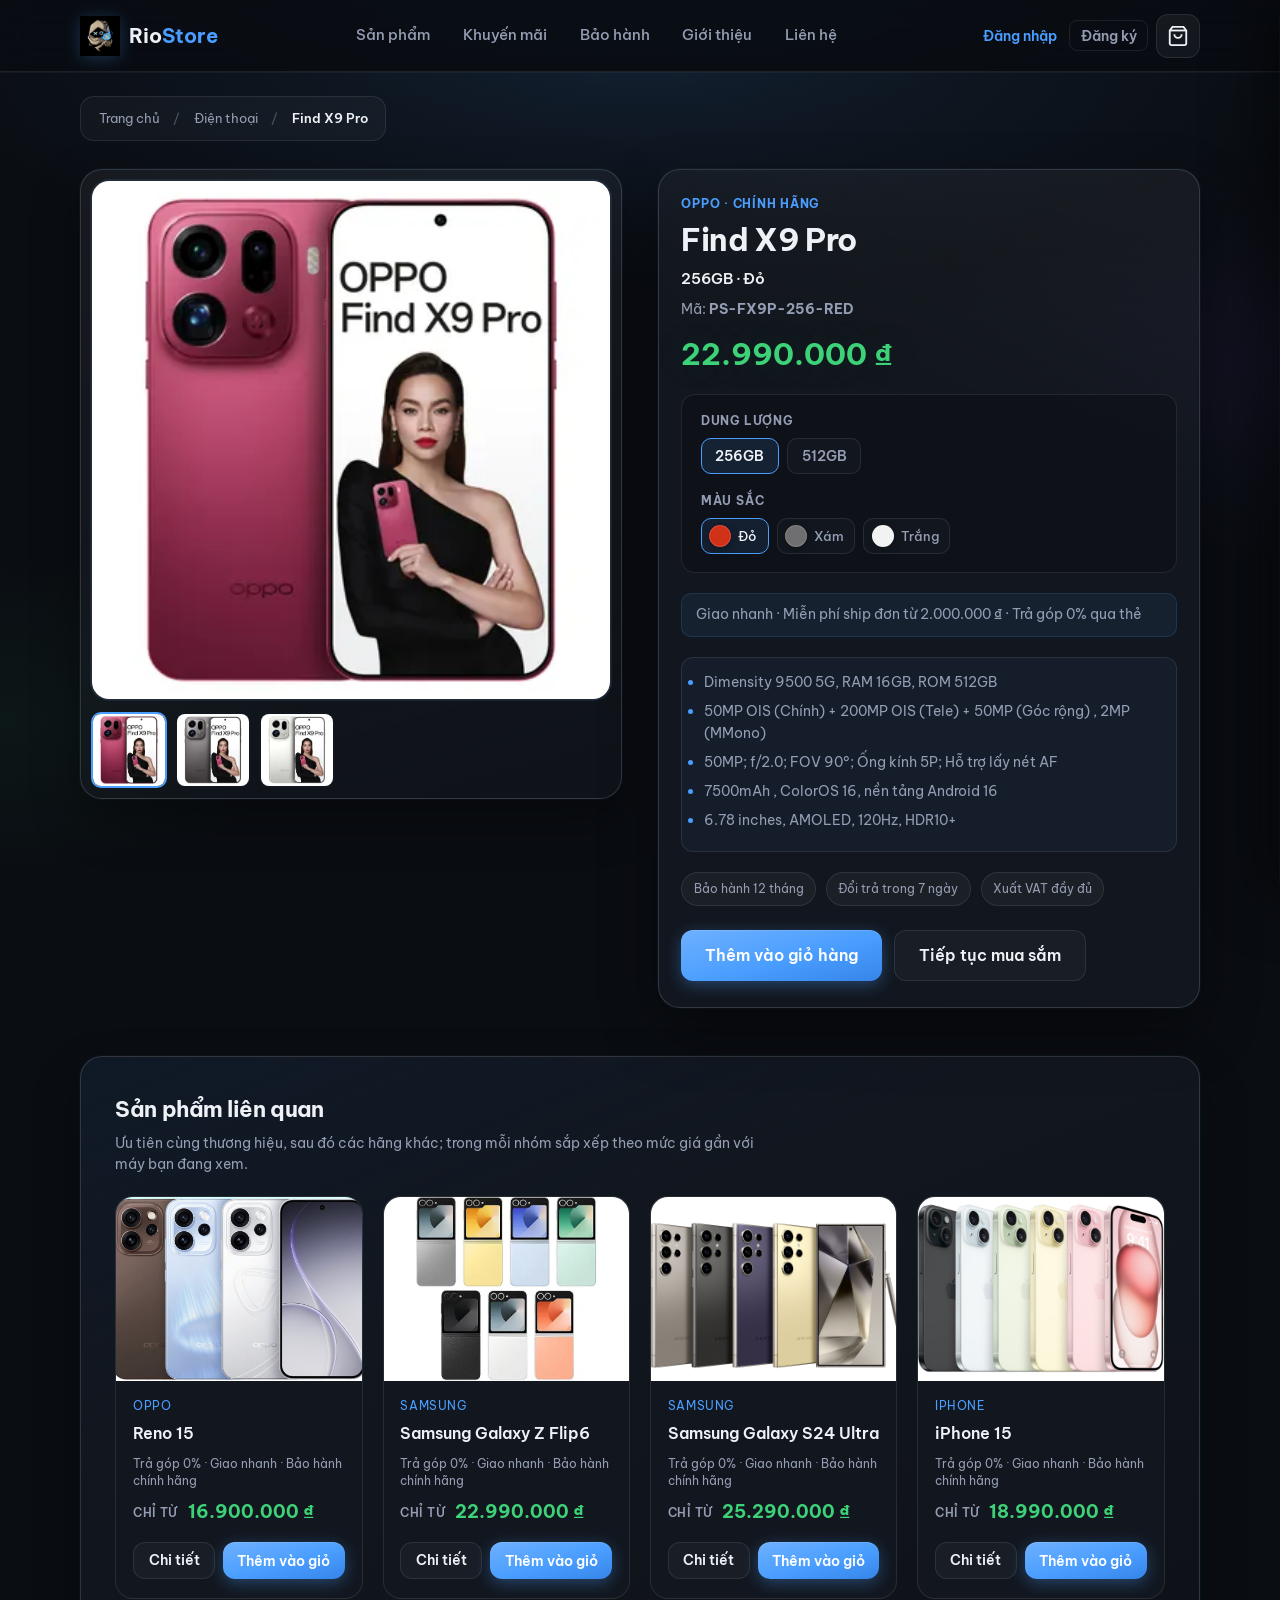
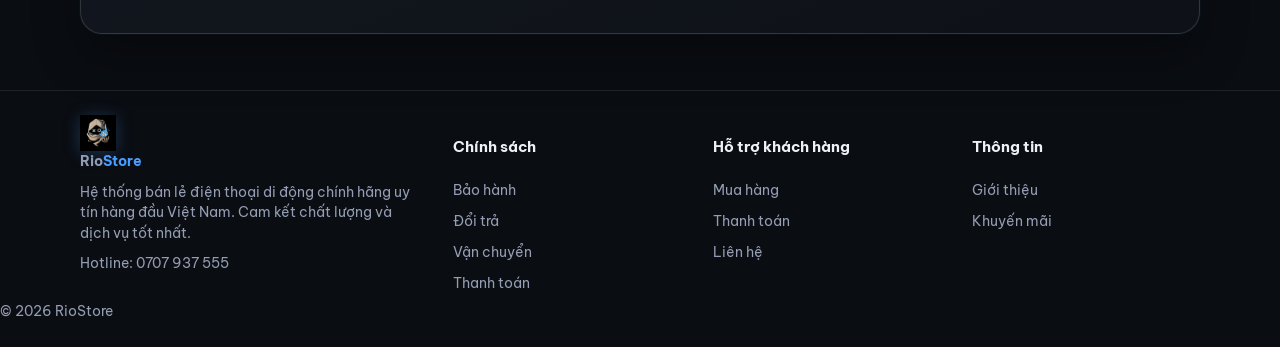
<file: san-pham/find-x9-pro.html>
<!DOCTYPE html>
<html lang="vi">
<head>
  <meta charset="UTF-8" />
  <meta name="viewport" content="width=device-width, initial-scale=1.0" />
  <meta name="description" content="Find X9 Pro chính hãng —Dimensity 9500 5G, RAM 16GB, ROM 512GB. Rio Store: trả góp 0%, giao nhanh, bảo hành 12 tháng." />
  <title>Find X9 Pro | Rio Store</title>
  <link rel="preconnect" href="https://fonts.googleapis.com" />
  <link rel="preconnect" href="https://fonts.gstatic.com" crossorigin />
  <link href="https://fonts.googleapis.com/css2?family=Be+Vietnam+Pro:wght@400;500;600;700&display=swap" rel="stylesheet" />
  <link rel="icon" type="image/jpeg" href="../images/logo.jpg" />
  <link rel="stylesheet" href="../styles.css" />
</head>
<body>
  <header class="header">
    <div class="container header__inner">
      <a href="../index.html" class="logo logo--brand">
        <img src="../images/logo.jpg" alt="Rio Store" class="logo__mark" width="40" height="40" decoding="async" />
        <span class="logo__text">Rio<span>Store</span></span>
      </a>
      <nav class="nav" id="nav">
        <a href="../index.html#san-pham">Sản phẩm</a>
        <a href="../index.html#khuyen-mai">Khuyến mãi</a>
        <a href="../chinh-sach/bao-hanh.html">Bảo hành</a>
        <a href="../gioi-thieu.html">Giới thiệu</a>
        <a href="../index.html#lien-he">Liên hệ</a>
      </nav>
      <div class="header__actions">
        <div class="header__auth" id="authHeader">
          <div class="header__auth-btns">
            <button type="button" class="btn-text" id="loginOpenBtn">Đăng nhập</button>
            <button type="button" class="btn-text btn-text--secondary" id="registerOpenBtn">Đăng ký</button>
          </div>
        </div>
        <button type="button" class="btn-icon cart-toggle" aria-label="Giỏ hàng" id="cartToggle">
          <svg width="22" height="22" viewBox="0 0 24 24" fill="none" stroke="currentColor" stroke-width="2">
            <path d="M6 2L3 6v14a2 2 0 002 2h14a2 2 0 002-2V6l-3-4z" />
            <line x1="3" y1="6" x2="21" y2="6" />
            <path d="M16 10a4 4 0 01-8 0" />
          </svg>
          <span class="cart-badge" id="cartBadge">0</span>
        </button>
        <button type="button" class="menu-toggle" id="menuToggle" aria-label="Menu">☰</button>
      </div>
    </div>
  </header>

  <main class="pdp-root" data-product-slug="find-x9-pro">
    <div id="pdpMount"></div>
  </main>

  <footer class="footer">
    <div class="container footer__top">
      <div class="footer__col">
        <a href="../index.html" class="logo logo--footer">
          <img src="../images/logo.jpg" alt="Rio Store Logo" class="logo__mark" width="36" height="36" />
          <span class="logo__text">Rio<span>Store</span></span>
        </a>
        <p>Hệ thống bán lẻ điện thoại di động chính hãng uy tín hàng đầu Việt Nam. Cam kết chất lượng và dịch vụ tốt nhất.</p>
        <p>Hotline: <a href="tel:0707937555">0707 937 555</a></p>
      </div>
      <div class="footer__col">
        <h4>Chính sách</h4>
        <ul>
          <li><a href="../chinh-sach/bao-hanh.html">Bảo hành</a></li>
          <li><a href="../chinh-sach/doi-tra.html">Đổi trả</a></li>
          <li><a href="../chinh-sach/van-chuyen.html">Vận chuyển</a></li>
          <li><a href="../chinh-sach/thanh-toan.html">Thanh toán</a></li>
        </ul>
      </div>
      <div class="footer__col">
        <h4>Hỗ trợ khách hàng</h4>
        <ul>
          <li><a href="../index.html#san-pham">Mua hàng</a></li>
          <li><a href="../chinh-sach/thanh-toan.html">Thanh toán</a></li>
          <li><a href="../index.html#lien-he">Liên hệ</a></li>
        </ul>
      </div>
      <div class="footer__col">
        <h4>Thông tin</h4>
        <ul>
          <li><a href="../gioi-thieu.html">Giới thiệu</a></li>
          <li><a href="../index.html#khuyen-mai">Khuyến mãi</a></li>
        </ul>
      </div>
    </div>
    <div class="footer__bottom">
      <p>© 2026 RioStore</p>
    </div>
  </footer>

  <aside class="cart-drawer" id="cartDrawer" aria-hidden="true">
    <div class="cart-drawer__overlay" id="cartOverlay"></div>
    <div class="cart-drawer__panel">
      <div class="cart-drawer__head">
        <h3>Giỏ hàng <span class="cart-drawer__count" id="cartDrawerCount"></span></h3>
        <div class="cart-drawer__head-actions">
          <button type="button" class="cart-clear" id="cartClearBtn" hidden>Xóa tất cả</button>
          <button type="button" class="btn-close" id="cartClose" aria-label="Đóng">×</button>
        </div>
      </div>
      <ul class="cart-list" id="cartList"></ul>
      <div class="cart-drawer__foot">
        <div class="cart-ship" id="cartShipRow">
          <span>Phí vận chuyển</span>
          <strong id="cartShipFee">0 ₫</strong>
        </div>
        <p class="cart-ship-hint" id="cartShipHint"></p>
        <p class="cart-total">Tạm tính: <strong id="cartSubtotal">0 ₫</strong></p>
        <p class="cart-grand">Tổng cộng: <strong id="cartTotal">0 ₫</strong></p>
        <div class="cart-drawer__actions">
          <button type="button" class="btn btn--ghost btn--block" id="cartContinueBtn">Tiếp tục mua sắm</button>
          <button type="button" class="btn btn--primary btn--block" id="checkoutBtn">Thanh toán</button>
        </div>
      </div>
    </div>
  </aside>

  <div class="toast-host" id="toastHost" aria-live="polite"></div>

  <div class="auth-modal" id="loginModal" aria-hidden="true">
    <div class="auth-modal__overlay" id="loginOverlay"></div>
    <div class="auth-modal__dialog" role="dialog" aria-labelledby="loginTitle" aria-modal="true">
      <button type="button" class="btn-close auth-modal__close" id="loginClose" aria-label="Đóng">×</button>
      <h2 class="auth-modal__title" id="loginTitle">Đăng nhập</h2>
      <p class="auth-modal__note">Chỉ giao diện: không lưu dữ liệu, không cơ sở dữ liệu hay server.</p>
      <form class="auth-form" id="formLogin" novalidate>
        <label class="auth-field">
          <span>Email</span>
          <input type="email" name="email" autocomplete="email" required placeholder="ban@email.com" />
        </label>
        <label class="auth-field">
          <span>Mật khẩu</span>
          <input type="password" name="password" autocomplete="current-password" required minlength="6" placeholder="••••••" />
        </label>
        <p class="auth-error" id="loginError" hidden></p>
        <button type="submit" class="btn btn--primary btn--block">Đăng nhập</button>
      </form>
      <p class="auth-alt">
        Chưa có tài khoản?
        <button type="button" class="auth-alt__link" id="loginToRegister">Đăng ký</button>
      </p>
    </div>
  </div>

  <div class="auth-modal" id="registerModal" aria-hidden="true">
    <div class="auth-modal__overlay" id="registerOverlay"></div>
    <div class="auth-modal__dialog" role="dialog" aria-labelledby="registerTitle" aria-modal="true">
      <button type="button" class="btn-close auth-modal__close" id="registerClose" aria-label="Đóng">×</button>
      <h2 class="auth-modal__title" id="registerTitle">Đăng ký</h2>
      <p class="auth-modal__note">Chỉ giao diện: không lưu dữ liệu, không cơ sở dữ liệu hay server.</p>
      <form class="auth-form" id="formRegister" novalidate>
        <label class="auth-field">
          <span>Họ tên</span>
          <input type="text" name="name" autocomplete="name" required minlength="2" placeholder="Nguyễn Văn A" />
        </label>
        <label class="auth-field">
          <span>Email</span>
          <input type="email" name="email" autocomplete="email" required placeholder="ban@email.com" />
        </label>
        <label class="auth-field">
          <span>Mật khẩu</span>
          <input type="password" name="password" autocomplete="new-password" required minlength="6" placeholder="Tối thiểu 6 ký tự" />
        </label>
        <p class="auth-error" id="registerError" hidden></p>
        <button type="submit" class="btn btn--primary btn--block">Tạo tài khoản</button>
      </form>
      <p class="auth-alt">
        Đã có tài khoản?
        <button type="button" class="auth-alt__link" id="registerToLogin">Đăng nhập</button>
      </p>
    </div>
  </div>

  <script src="../products.js"></script>
  <script src="../script.js"></script>
</body>
</html>
</file>
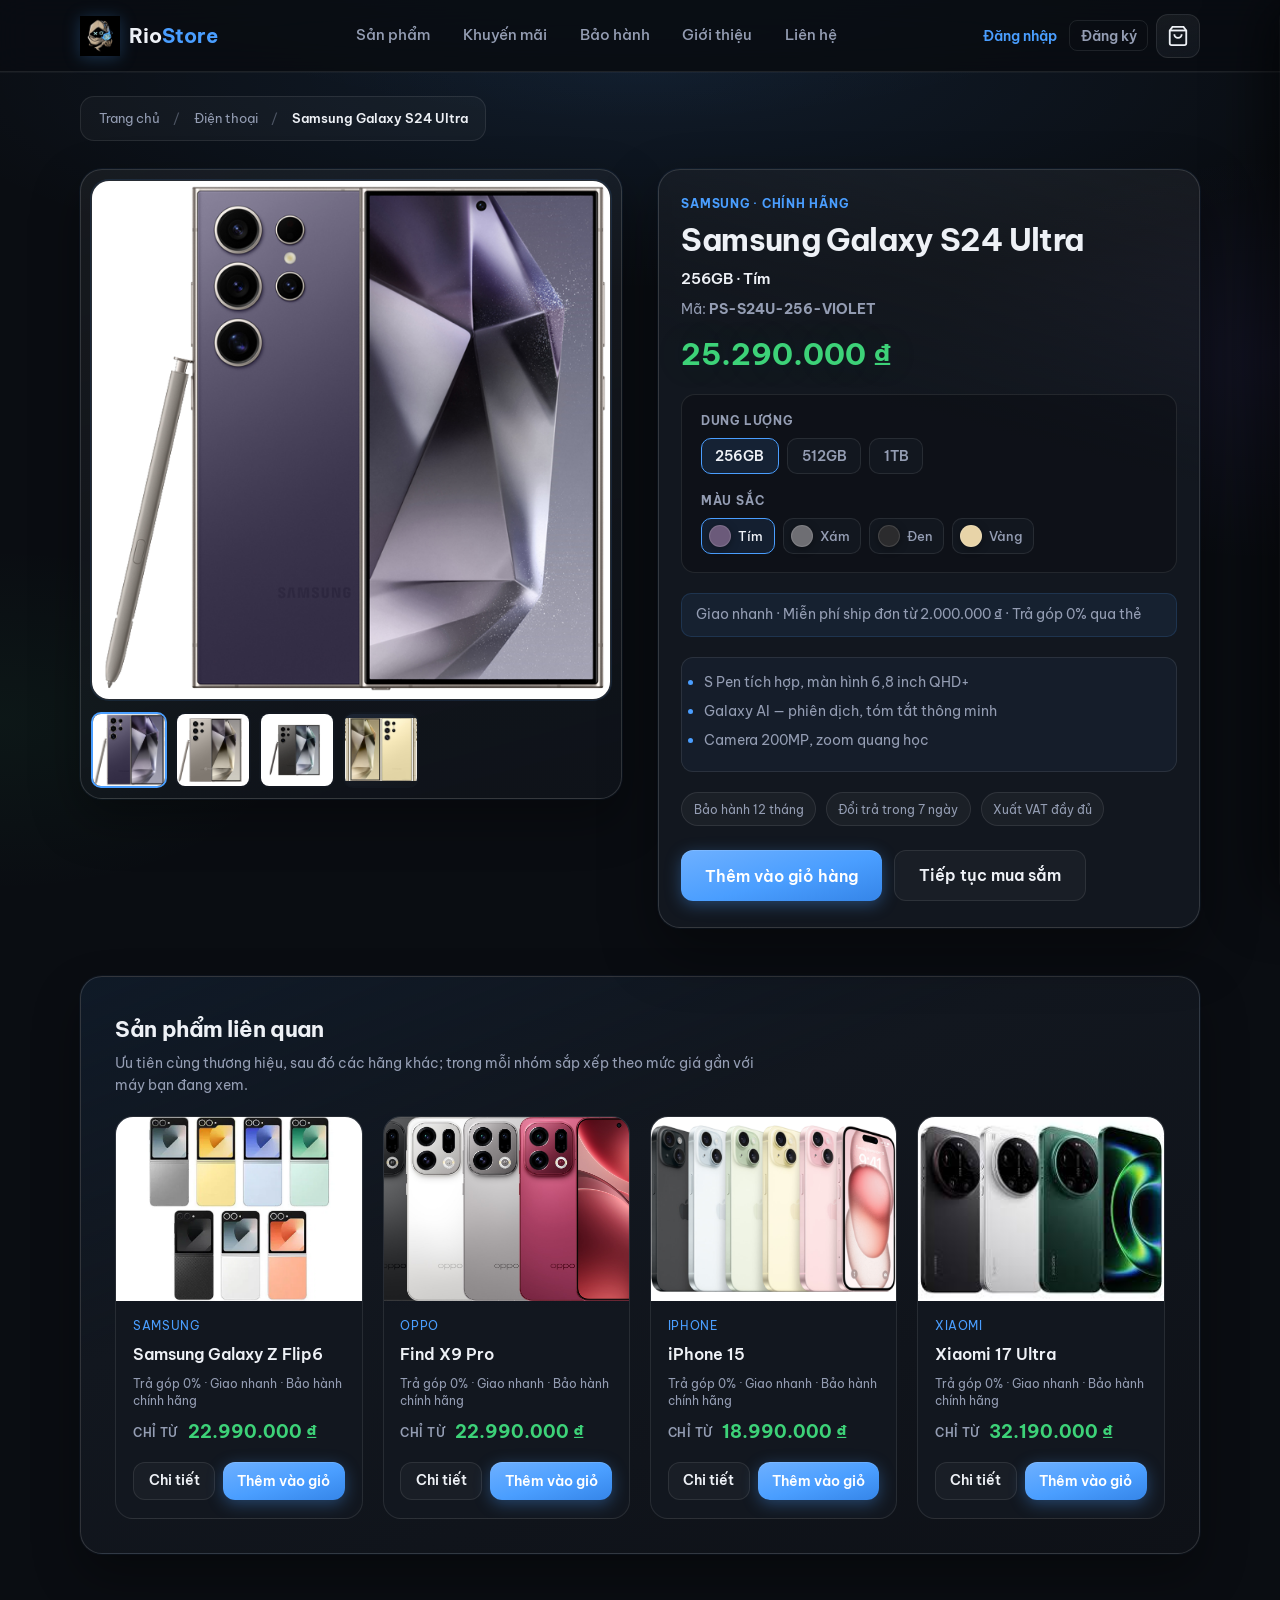
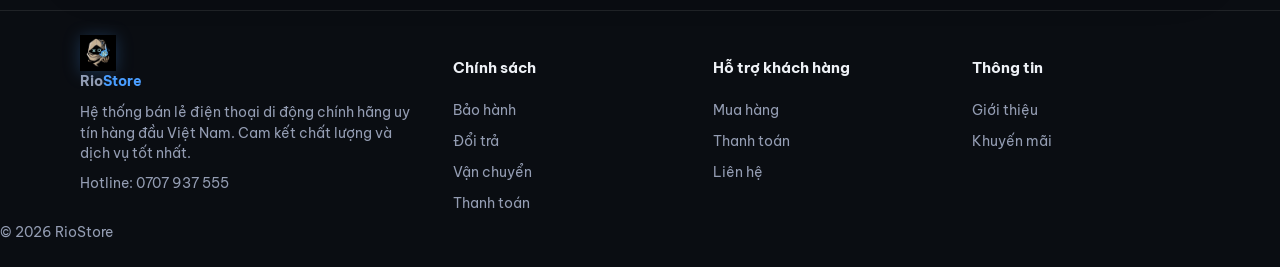
<file: san-pham/galaxy-s24-ultra.html>
<!DOCTYPE html>
<html lang="vi">
<head>
  <meta charset="UTF-8" />
  <meta name="viewport" content="width=device-width, initial-scale=1.0" />
  <meta name="description" content="Samsung Galaxy S24 Ultra chính hãng — S Pen, Galaxy AI, camera 200MP. Rio Store: trả góp 0%, giao nhanh, bảo hành 12 tháng." />
  <title>Samsung Galaxy S24 Ultra | Rio Store</title>
  <link rel="preconnect" href="https://fonts.googleapis.com" />
  <link rel="preconnect" href="https://fonts.gstatic.com" crossorigin />
  <link href="https://fonts.googleapis.com/css2?family=Be+Vietnam+Pro:wght@400;500;600;700&display=swap" rel="stylesheet" />
  <link rel="icon" type="image/jpeg" href="../images/logo.jpg" />
  <link rel="stylesheet" href="../styles.css" />
</head>
<body>
  <header class="header">
    <div class="container header__inner">
      <a href="../index.html" class="logo logo--brand">
        <img src="../images/logo.jpg" alt="Rio Store" class="logo__mark" width="40" height="40" decoding="async" />
        <span class="logo__text">Rio<span>Store</span></span>
      </a>
      <nav class="nav" id="nav">
        <a href="../index.html#san-pham">Sản phẩm</a>
        <a href="../index.html#khuyen-mai">Khuyến mãi</a>
        <a href="../chinh-sach/bao-hanh.html">Bảo hành</a>
        <a href="../gioi-thieu.html">Giới thiệu</a>
        <a href="../index.html#lien-he">Liên hệ</a>
      </nav>
      <div class="header__actions">
        <div class="header__auth" id="authHeader">
          <div class="header__auth-btns">
            <button type="button" class="btn-text" id="loginOpenBtn">Đăng nhập</button>
            <button type="button" class="btn-text btn-text--secondary" id="registerOpenBtn">Đăng ký</button>
          </div>
        </div>
        <button type="button" class="btn-icon cart-toggle" aria-label="Giỏ hàng" id="cartToggle">
          <svg width="22" height="22" viewBox="0 0 24 24" fill="none" stroke="currentColor" stroke-width="2">
            <path d="M6 2L3 6v14a2 2 0 002 2h14a2 2 0 002-2V6l-3-4z" />
            <line x1="3" y1="6" x2="21" y2="6" />
            <path d="M16 10a4 4 0 01-8 0" />
          </svg>
          <span class="cart-badge" id="cartBadge">0</span>
        </button>
        <button type="button" class="menu-toggle" id="menuToggle" aria-label="Menu">☰</button>
      </div>
    </div>
  </header>

  <main class="pdp-root" data-product-slug="galaxy-s24-ultra">
    <div id="pdpMount"></div>
  </main>

  <footer class="footer">
    <div class="container footer__top">
      <div class="footer__col">
        <a href="../index.html" class="logo logo--footer">
          <img src="../images/logo.jpg" alt="Rio Store Logo" class="logo__mark" width="36" height="36" />
          <span class="logo__text">Rio<span>Store</span></span>
        </a>
        <p>Hệ thống bán lẻ điện thoại di động chính hãng uy tín hàng đầu Việt Nam. Cam kết chất lượng và dịch vụ tốt nhất.</p>
        <p>Hotline: <a href="tel:0707937555">0707 937 555</a></p>
      </div>
      <div class="footer__col">
        <h4>Chính sách</h4>
        <ul>
          <li><a href="../chinh-sach/bao-hanh.html">Bảo hành</a></li>
          <li><a href="../chinh-sach/doi-tra.html">Đổi trả</a></li>
          <li><a href="../chinh-sach/van-chuyen.html">Vận chuyển</a></li>
          <li><a href="../chinh-sach/thanh-toan.html">Thanh toán</a></li>
        </ul>
      </div>
      <div class="footer__col">
        <h4>Hỗ trợ khách hàng</h4>
        <ul>
          <li><a href="../index.html#san-pham">Mua hàng</a></li>
          <li><a href="../chinh-sach/thanh-toan.html">Thanh toán</a></li>
          <li><a href="../index.html#lien-he">Liên hệ</a></li>
        </ul>
      </div>
      <div class="footer__col">
        <h4>Thông tin</h4>
        <ul>
          <li><a href="../gioi-thieu.html">Giới thiệu</a></li>
          <li><a href="../index.html#khuyen-mai">Khuyến mãi</a></li>
        </ul>
      </div>
    </div>
    <div class="footer__bottom">
      <p>© 2026 RioStore</p>
    </div>
  </footer>

  <aside class="cart-drawer" id="cartDrawer" aria-hidden="true">
    <div class="cart-drawer__overlay" id="cartOverlay"></div>
    <div class="cart-drawer__panel">
      <div class="cart-drawer__head">
        <h3>Giỏ hàng <span class="cart-drawer__count" id="cartDrawerCount"></span></h3>
        <div class="cart-drawer__head-actions">
          <button type="button" class="cart-clear" id="cartClearBtn" hidden>Xóa tất cả</button>
          <button type="button" class="btn-close" id="cartClose" aria-label="Đóng">×</button>
        </div>
      </div>
      <ul class="cart-list" id="cartList"></ul>
      <div class="cart-drawer__foot">
        <div class="cart-ship" id="cartShipRow">
          <span>Phí vận chuyển</span>
          <strong id="cartShipFee">0 ₫</strong>
        </div>
        <p class="cart-ship-hint" id="cartShipHint"></p>
        <p class="cart-total">Tạm tính: <strong id="cartSubtotal">0 ₫</strong></p>
        <p class="cart-grand">Tổng cộng: <strong id="cartTotal">0 ₫</strong></p>
        <div class="cart-drawer__actions">
          <button type="button" class="btn btn--ghost btn--block" id="cartContinueBtn">Tiếp tục mua sắm</button>
          <button type="button" class="btn btn--primary btn--block" id="checkoutBtn">Thanh toán</button>
        </div>
      </div>
    </div>
  </aside>

  <div class="toast-host" id="toastHost" aria-live="polite"></div>

  <div class="auth-modal" id="loginModal" aria-hidden="true">
    <div class="auth-modal__overlay" id="loginOverlay"></div>
    <div class="auth-modal__dialog" role="dialog" aria-labelledby="loginTitle" aria-modal="true">
      <button type="button" class="btn-close auth-modal__close" id="loginClose" aria-label="Đóng">×</button>
      <h2 class="auth-modal__title" id="loginTitle">Đăng nhập</h2>
      <p class="auth-modal__note">Chỉ giao diện: không lưu dữ liệu, không cơ sở dữ liệu hay server.</p>
      <form class="auth-form" id="formLogin" novalidate>
        <label class="auth-field">
          <span>Email</span>
          <input type="email" name="email" autocomplete="email" required placeholder="ban@email.com" />
        </label>
        <label class="auth-field">
          <span>Mật khẩu</span>
          <input type="password" name="password" autocomplete="current-password" required minlength="6" placeholder="••••••" />
        </label>
        <p class="auth-error" id="loginError" hidden></p>
        <button type="submit" class="btn btn--primary btn--block">Đăng nhập</button>
      </form>
      <p class="auth-alt">
        Chưa có tài khoản?
        <button type="button" class="auth-alt__link" id="loginToRegister">Đăng ký</button>
      </p>
    </div>
  </div>

  <div class="auth-modal" id="registerModal" aria-hidden="true">
    <div class="auth-modal__overlay" id="registerOverlay"></div>
    <div class="auth-modal__dialog" role="dialog" aria-labelledby="registerTitle" aria-modal="true">
      <button type="button" class="btn-close auth-modal__close" id="registerClose" aria-label="Đóng">×</button>
      <h2 class="auth-modal__title" id="registerTitle">Đăng ký</h2>
      <p class="auth-modal__note">Chỉ giao diện: không lưu dữ liệu, không cơ sở dữ liệu hay server.</p>
      <form class="auth-form" id="formRegister" novalidate>
        <label class="auth-field">
          <span>Họ tên</span>
          <input type="text" name="name" autocomplete="name" required minlength="2" placeholder="Nguyễn Văn A" />
        </label>
        <label class="auth-field">
          <span>Email</span>
          <input type="email" name="email" autocomplete="email" required placeholder="ban@email.com" />
        </label>
        <label class="auth-field">
          <span>Mật khẩu</span>
          <input type="password" name="password" autocomplete="new-password" required minlength="6" placeholder="Tối thiểu 6 ký tự" />
        </label>
        <p class="auth-error" id="registerError" hidden></p>
        <button type="submit" class="btn btn--primary btn--block">Tạo tài khoản</button>
      </form>
      <p class="auth-alt">
        Đã có tài khoản?
        <button type="button" class="auth-alt__link" id="registerToLogin">Đăng nhập</button>
      </p>
    </div>
  </div>

  <script src="../products.js"></script>
  <script src="../script.js"></script>
</body>
</html>
</file>
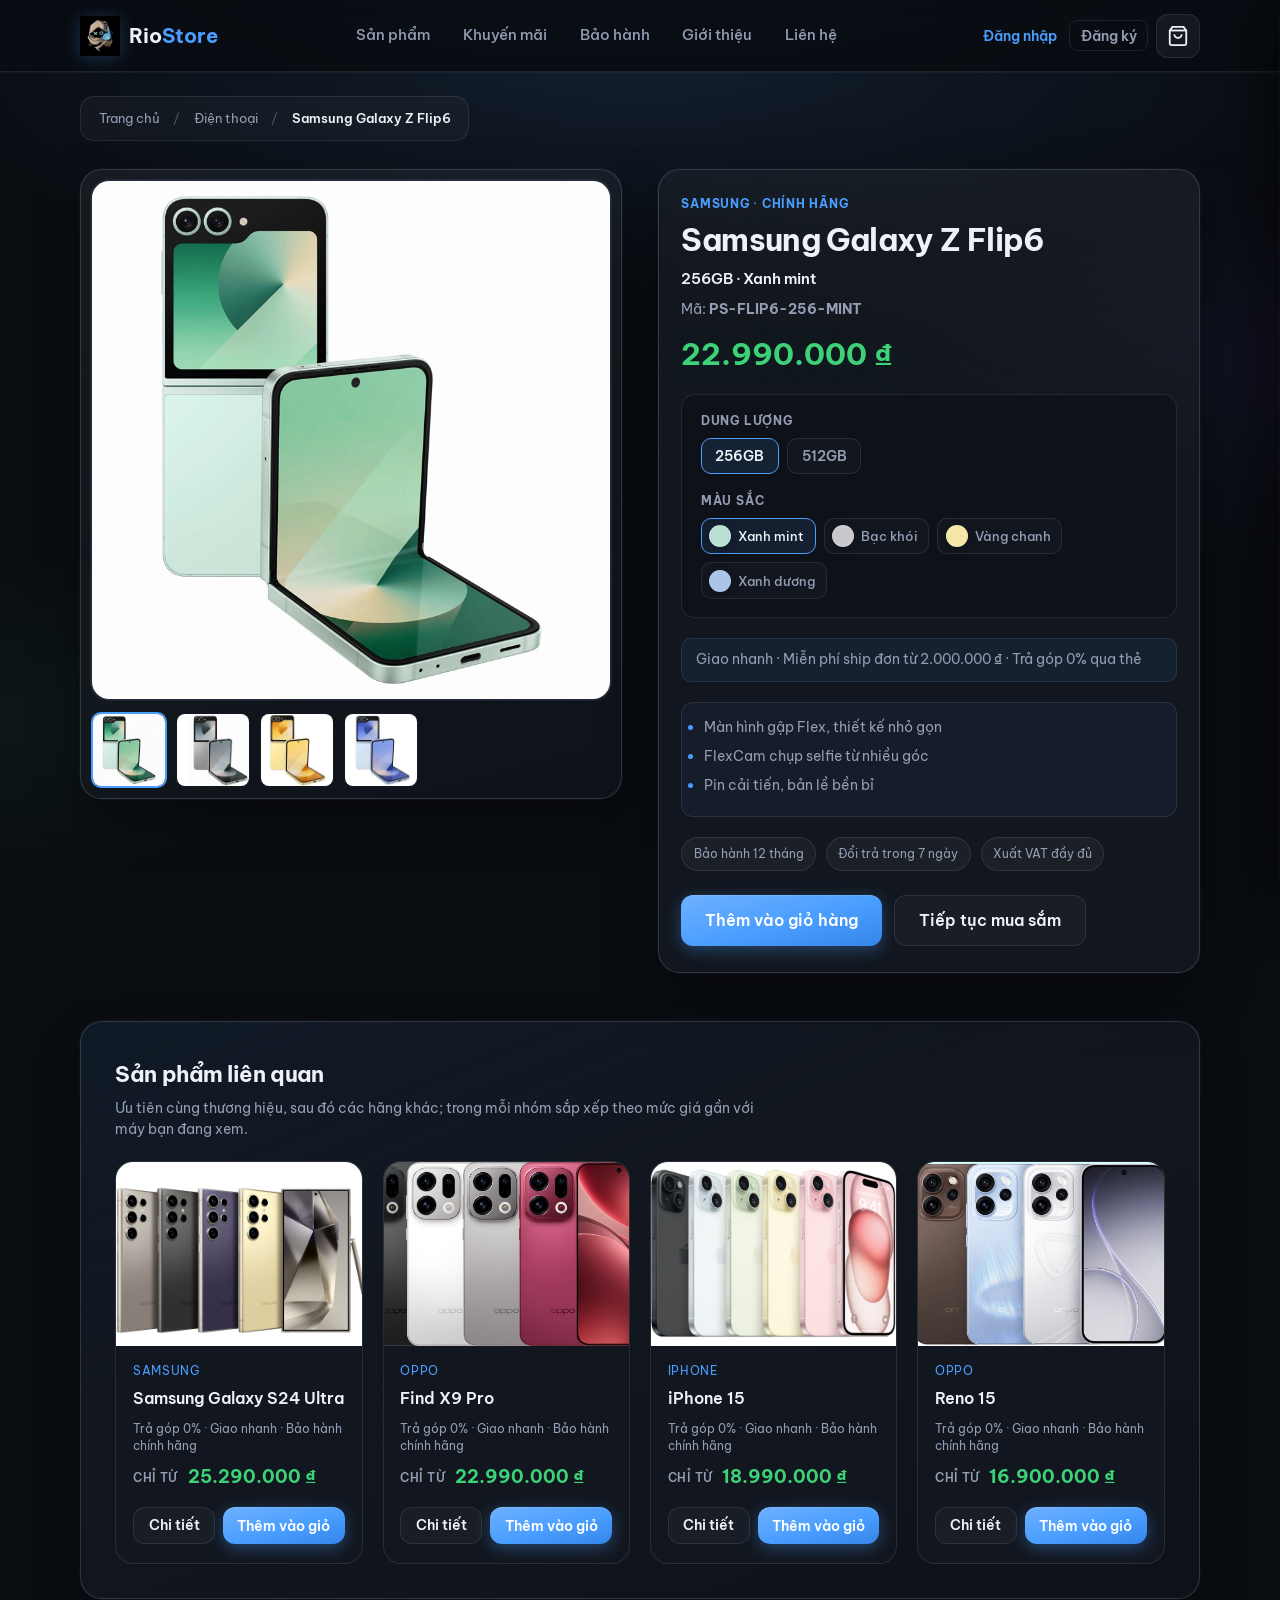
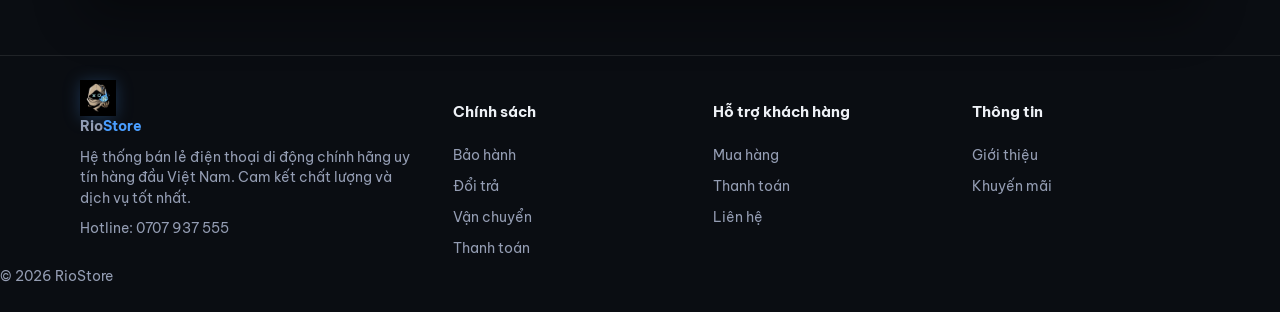
<file: san-pham/galaxy-z-flip6.html>
<!DOCTYPE html>
<html lang="vi">
<head>
  <meta charset="UTF-8" />
  <meta name="viewport" content="width=device-width, initial-scale=1.0" />
  <meta name="description" content="Samsung Galaxy Z Flip6 chính hãng — máy gập FlexCam, pin cải tiến, bản lề bền. Rio Store: trả góp 0%, giao nhanh, bảo hành 12 tháng." />
  <title>Samsung Galaxy Z Flip6 | Rio Store</title>
  <link rel="preconnect" href="https://fonts.googleapis.com" />
  <link rel="preconnect" href="https://fonts.gstatic.com" crossorigin />
  <link href="https://fonts.googleapis.com/css2?family=Be+Vietnam+Pro:wght@400;500;600;700&display=swap" rel="stylesheet" />
  <link rel="icon" type="image/jpeg" href="../images/logo.jpg" />
  <link rel="stylesheet" href="../styles.css" />
</head>
<body>
  <header class="header">
    <div class="container header__inner">
      <a href="../index.html" class="logo logo--brand">
        <img src="../images/logo.jpg" alt="Rio Store" class="logo__mark" width="40" height="40" decoding="async" />
        <span class="logo__text">Rio<span>Store</span></span>
      </a>
      <nav class="nav" id="nav">
        <a href="../index.html#san-pham">Sản phẩm</a>
        <a href="../index.html#khuyen-mai">Khuyến mãi</a>
        <a href="../chinh-sach/bao-hanh.html">Bảo hành</a>
        <a href="../gioi-thieu.html">Giới thiệu</a>
        <a href="../index.html#lien-he">Liên hệ</a>
      </nav>
      <div class="header__actions">
        <div class="header__auth" id="authHeader">
          <div class="header__auth-btns">
            <button type="button" class="btn-text" id="loginOpenBtn">Đăng nhập</button>
            <button type="button" class="btn-text btn-text--secondary" id="registerOpenBtn">Đăng ký</button>
          </div>
        </div>
        <button type="button" class="btn-icon cart-toggle" aria-label="Giỏ hàng" id="cartToggle">
          <svg width="22" height="22" viewBox="0 0 24 24" fill="none" stroke="currentColor" stroke-width="2">
            <path d="M6 2L3 6v14a2 2 0 002 2h14a2 2 0 002-2V6l-3-4z" />
            <line x1="3" y1="6" x2="21" y2="6" />
            <path d="M16 10a4 4 0 01-8 0" />
          </svg>
          <span class="cart-badge" id="cartBadge">0</span>
        </button>
        <button type="button" class="menu-toggle" id="menuToggle" aria-label="Menu">☰</button>
      </div>
    </div>
  </header>

  <main class="pdp-root" data-product-slug="galaxy-z-flip6">
    <div id="pdpMount"></div>
  </main>

  <footer class="footer">
    <div class="container footer__top">
      <div class="footer__col">
        <a href="../index.html" class="logo logo--footer">
          <img src="../images/logo.jpg" alt="Rio Store Logo" class="logo__mark" width="36" height="36" />
          <span class="logo__text">Rio<span>Store</span></span>
        </a>
        <p>Hệ thống bán lẻ điện thoại di động chính hãng uy tín hàng đầu Việt Nam. Cam kết chất lượng và dịch vụ tốt nhất.</p>
        <p>Hotline: <a href="tel:0707937555">0707 937 555</a></p>
      </div>
      <div class="footer__col">
        <h4>Chính sách</h4>
        <ul>
          <li><a href="../chinh-sach/bao-hanh.html">Bảo hành</a></li>
          <li><a href="../chinh-sach/doi-tra.html">Đổi trả</a></li>
          <li><a href="../chinh-sach/van-chuyen.html">Vận chuyển</a></li>
          <li><a href="../chinh-sach/thanh-toan.html">Thanh toán</a></li>
        </ul>
      </div>
      <div class="footer__col">
        <h4>Hỗ trợ khách hàng</h4>
        <ul>
          <li><a href="../index.html#san-pham">Mua hàng</a></li>
          <li><a href="../chinh-sach/thanh-toan.html">Thanh toán</a></li>
          <li><a href="../index.html#lien-he">Liên hệ</a></li>
        </ul>
      </div>
      <div class="footer__col">
        <h4>Thông tin</h4>
        <ul>
          <li><a href="../gioi-thieu.html">Giới thiệu</a></li>
          <li><a href="../index.html#khuyen-mai">Khuyến mãi</a></li>
        </ul>
      </div>
    </div>
    <div class="footer__bottom">
      <p>© 2026 RioStore</p>
    </div>
  </footer>

  <aside class="cart-drawer" id="cartDrawer" aria-hidden="true">
    <div class="cart-drawer__overlay" id="cartOverlay"></div>
    <div class="cart-drawer__panel">
      <div class="cart-drawer__head">
        <h3>Giỏ hàng <span class="cart-drawer__count" id="cartDrawerCount"></span></h3>
        <div class="cart-drawer__head-actions">
          <button type="button" class="cart-clear" id="cartClearBtn" hidden>Xóa tất cả</button>
          <button type="button" class="btn-close" id="cartClose" aria-label="Đóng">×</button>
        </div>
      </div>
      <ul class="cart-list" id="cartList"></ul>
      <div class="cart-drawer__foot">
        <div class="cart-ship" id="cartShipRow">
          <span>Phí vận chuyển</span>
          <strong id="cartShipFee">0 ₫</strong>
        </div>
        <p class="cart-ship-hint" id="cartShipHint"></p>
        <p class="cart-total">Tạm tính: <strong id="cartSubtotal">0 ₫</strong></p>
        <p class="cart-grand">Tổng cộng: <strong id="cartTotal">0 ₫</strong></p>
        <div class="cart-drawer__actions">
          <button type="button" class="btn btn--ghost btn--block" id="cartContinueBtn">Tiếp tục mua sắm</button>
          <button type="button" class="btn btn--primary btn--block" id="checkoutBtn">Thanh toán</button>
        </div>
      </div>
    </div>
  </aside>

  <div class="toast-host" id="toastHost" aria-live="polite"></div>

  <div class="auth-modal" id="loginModal" aria-hidden="true">
    <div class="auth-modal__overlay" id="loginOverlay"></div>
    <div class="auth-modal__dialog" role="dialog" aria-labelledby="loginTitle" aria-modal="true">
      <button type="button" class="btn-close auth-modal__close" id="loginClose" aria-label="Đóng">×</button>
      <h2 class="auth-modal__title" id="loginTitle">Đăng nhập</h2>
      <p class="auth-modal__note">Chỉ giao diện: không lưu dữ liệu, không cơ sở dữ liệu hay server.</p>
      <form class="auth-form" id="formLogin" novalidate>
        <label class="auth-field">
          <span>Email</span>
          <input type="email" name="email" autocomplete="email" required placeholder="ban@email.com" />
        </label>
        <label class="auth-field">
          <span>Mật khẩu</span>
          <input type="password" name="password" autocomplete="current-password" required minlength="6" placeholder="••••••" />
        </label>
        <p class="auth-error" id="loginError" hidden></p>
        <button type="submit" class="btn btn--primary btn--block">Đăng nhập</button>
      </form>
      <p class="auth-alt">
        Chưa có tài khoản?
        <button type="button" class="auth-alt__link" id="loginToRegister">Đăng ký</button>
      </p>
    </div>
  </div>

  <div class="auth-modal" id="registerModal" aria-hidden="true">
    <div class="auth-modal__overlay" id="registerOverlay"></div>
    <div class="auth-modal__dialog" role="dialog" aria-labelledby="registerTitle" aria-modal="true">
      <button type="button" class="btn-close auth-modal__close" id="registerClose" aria-label="Đóng">×</button>
      <h2 class="auth-modal__title" id="registerTitle">Đăng ký</h2>
      <p class="auth-modal__note">Chỉ giao diện: không lưu dữ liệu, không cơ sở dữ liệu hay server.</p>
      <form class="auth-form" id="formRegister" novalidate>
        <label class="auth-field">
          <span>Họ tên</span>
          <input type="text" name="name" autocomplete="name" required minlength="2" placeholder="Nguyễn Văn A" />
        </label>
        <label class="auth-field">
          <span>Email</span>
          <input type="email" name="email" autocomplete="email" required placeholder="ban@email.com" />
        </label>
        <label class="auth-field">
          <span>Mật khẩu</span>
          <input type="password" name="password" autocomplete="new-password" required minlength="6" placeholder="Tối thiểu 6 ký tự" />
        </label>
        <p class="auth-error" id="registerError" hidden></p>
        <button type="submit" class="btn btn--primary btn--block">Tạo tài khoản</button>
      </form>
      <p class="auth-alt">
        Đã có tài khoản?
        <button type="button" class="auth-alt__link" id="registerToLogin">Đăng nhập</button>
      </p>
    </div>
  </div>

  <script src="../products.js"></script>
  <script src="../script.js"></script>
</body>
</html>
</file>
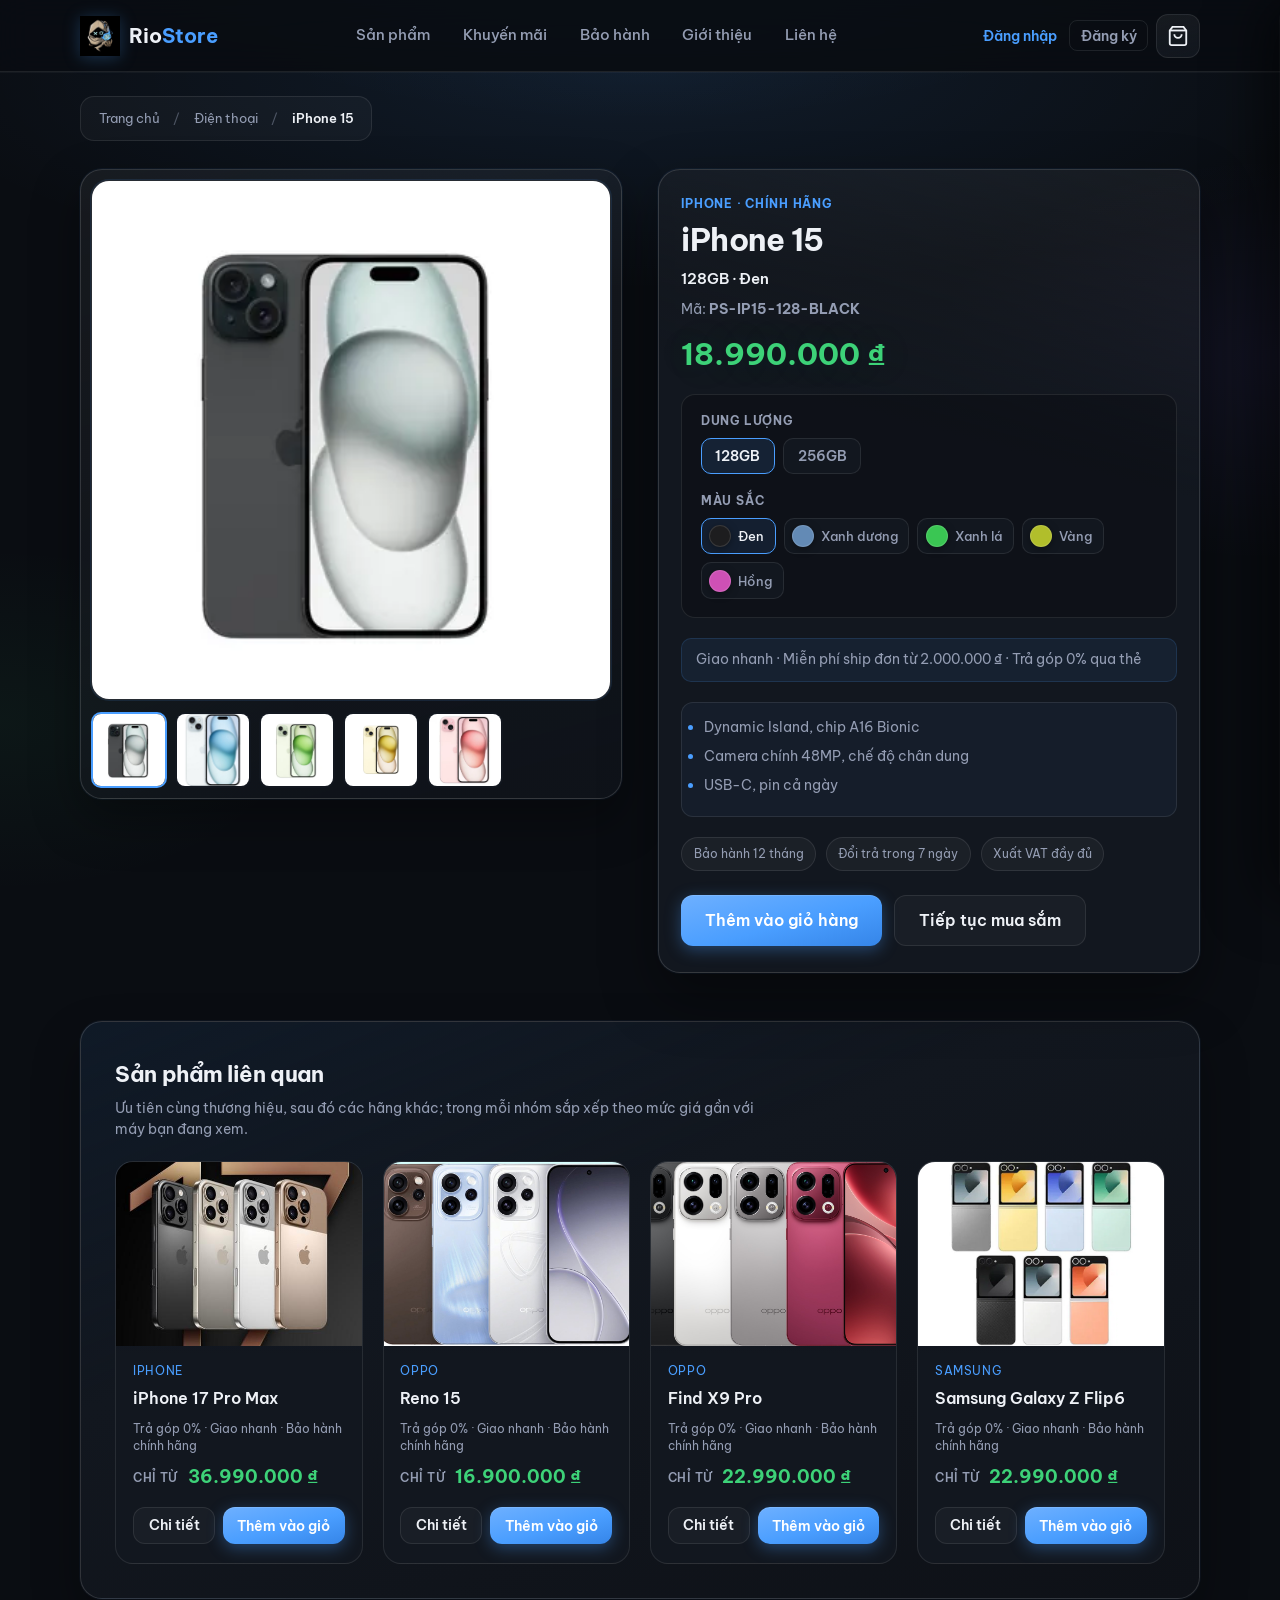
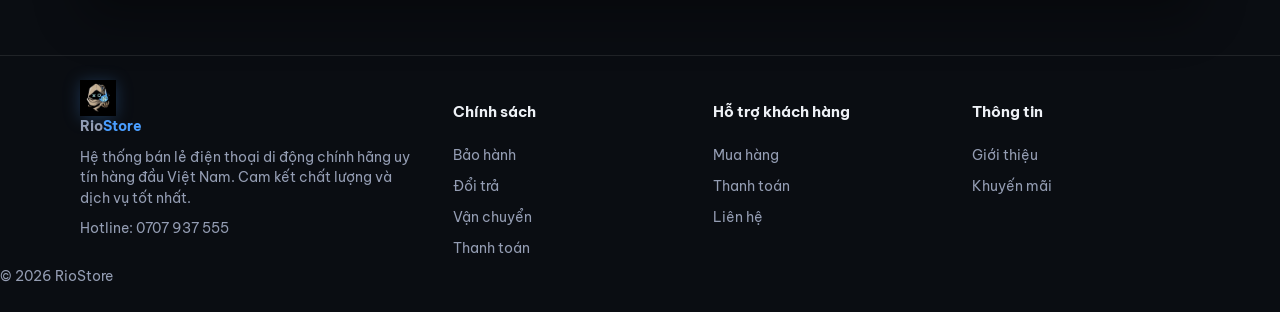
<file: san-pham/iphone-15.html>
<!DOCTYPE html>
<html lang="vi">
<head>
  <meta charset="UTF-8" />
  <meta name="viewport" content="width=device-width, initial-scale=1.0" />
  <meta name="description" content="iPhone 15 128GB chính hãng — Dynamic Island, chip A16 Bionic, camera 48MP. Rio Store: trả góp 0%, giao nhanh, bảo hành 12 tháng." />
  <title>iPhone 15 128GB | Rio Store</title>
  <link rel="preconnect" href="https://fonts.googleapis.com" />
  <link rel="preconnect" href="https://fonts.gstatic.com" crossorigin />
  <link href="https://fonts.googleapis.com/css2?family=Be+Vietnam+Pro:wght@400;500;600;700&display=swap" rel="stylesheet" />
  <link rel="icon" type="image/jpeg" href="../images/logo.jpg" />
  <link rel="stylesheet" href="../styles.css" />
</head>
<body>
  <header class="header">
    <div class="container header__inner">
      <a href="../index.html" class="logo logo--brand">
        <img src="../images/logo.jpg" alt="Rio Store" class="logo__mark" width="40" height="40" decoding="async" />
        <span class="logo__text">Rio<span>Store</span></span>
      </a>
      <nav class="nav" id="nav">
        <a href="../index.html#san-pham">Sản phẩm</a>
        <a href="../index.html#khuyen-mai">Khuyến mãi</a>
        <a href="../chinh-sach/bao-hanh.html">Bảo hành</a>
        <a href="../gioi-thieu.html">Giới thiệu</a>
        <a href="../index.html#lien-he">Liên hệ</a>
      </nav>
      <div class="header__actions">
        <div class="header__auth" id="authHeader">
          <div class="header__auth-btns">
            <button type="button" class="btn-text" id="loginOpenBtn">Đăng nhập</button>
            <button type="button" class="btn-text btn-text--secondary" id="registerOpenBtn">Đăng ký</button>
          </div>
        </div>
        <button type="button" class="btn-icon cart-toggle" aria-label="Giỏ hàng" id="cartToggle">
          <svg width="22" height="22" viewBox="0 0 24 24" fill="none" stroke="currentColor" stroke-width="2">
            <path d="M6 2L3 6v14a2 2 0 002 2h14a2 2 0 002-2V6l-3-4z" />
            <line x1="3" y1="6" x2="21" y2="6" />
            <path d="M16 10a4 4 0 01-8 0" />
          </svg>
          <span class="cart-badge" id="cartBadge">0</span>
        </button>
        <button type="button" class="menu-toggle" id="menuToggle" aria-label="Menu">☰</button>
      </div>
    </div>
  </header>

  <main class="pdp-root" data-product-slug="iphone-15">
    <div id="pdpMount"></div>
  </main>

  <footer class="footer">
    <div class="container footer__top">
      <div class="footer__col">
        <a href="../index.html" class="logo logo--footer">
          <img src="../images/logo.jpg" alt="Rio Store Logo" class="logo__mark" width="36" height="36" />
          <span class="logo__text">Rio<span>Store</span></span>
        </a>
        <p>Hệ thống bán lẻ điện thoại di động chính hãng uy tín hàng đầu Việt Nam. Cam kết chất lượng và dịch vụ tốt nhất.</p>
        <p>Hotline: <a href="tel:0707937555">0707 937 555</a></p>
      </div>
      <div class="footer__col">
        <h4>Chính sách</h4>
        <ul>
          <li><a href="../chinh-sach/bao-hanh.html">Bảo hành</a></li>
          <li><a href="../chinh-sach/doi-tra.html">Đổi trả</a></li>
          <li><a href="../chinh-sach/van-chuyen.html">Vận chuyển</a></li>
          <li><a href="../chinh-sach/thanh-toan.html">Thanh toán</a></li>
        </ul>
      </div>
      <div class="footer__col">
        <h4>Hỗ trợ khách hàng</h4>
        <ul>
          <li><a href="../index.html#san-pham">Mua hàng</a></li>
          <li><a href="../chinh-sach/thanh-toan.html">Thanh toán</a></li>
          <li><a href="../index.html#lien-he">Liên hệ</a></li>
        </ul>
      </div>
      <div class="footer__col">
        <h4>Thông tin</h4>
        <ul>
          <li><a href="../gioi-thieu.html">Giới thiệu</a></li>
          <li><a href="../index.html#khuyen-mai">Khuyến mãi</a></li>
        </ul>
      </div>
    </div>
    <div class="footer__bottom">
      <p>© 2026 RioStore</p>
    </div>
  </footer>

  <aside class="cart-drawer" id="cartDrawer" aria-hidden="true">
    <div class="cart-drawer__overlay" id="cartOverlay"></div>
    <div class="cart-drawer__panel">
      <div class="cart-drawer__head">
        <h3>Giỏ hàng <span class="cart-drawer__count" id="cartDrawerCount"></span></h3>
        <div class="cart-drawer__head-actions">
          <button type="button" class="cart-clear" id="cartClearBtn" hidden>Xóa tất cả</button>
          <button type="button" class="btn-close" id="cartClose" aria-label="Đóng">×</button>
        </div>
      </div>
      <ul class="cart-list" id="cartList"></ul>
      <div class="cart-drawer__foot">
        <div class="cart-ship" id="cartShipRow">
          <span>Phí vận chuyển</span>
          <strong id="cartShipFee">0 ₫</strong>
        </div>
        <p class="cart-ship-hint" id="cartShipHint"></p>
        <p class="cart-total">Tạm tính: <strong id="cartSubtotal">0 ₫</strong></p>
        <p class="cart-grand">Tổng cộng: <strong id="cartTotal">0 ₫</strong></p>
        <div class="cart-drawer__actions">
          <button type="button" class="btn btn--ghost btn--block" id="cartContinueBtn">Tiếp tục mua sắm</button>
          <button type="button" class="btn btn--primary btn--block" id="checkoutBtn">Thanh toán</button>
        </div>
      </div>
    </div>
  </aside>

  <div class="toast-host" id="toastHost" aria-live="polite"></div>

  <div class="auth-modal" id="loginModal" aria-hidden="true">
    <div class="auth-modal__overlay" id="loginOverlay"></div>
    <div class="auth-modal__dialog" role="dialog" aria-labelledby="loginTitle" aria-modal="true">
      <button type="button" class="btn-close auth-modal__close" id="loginClose" aria-label="Đóng">×</button>
      <h2 class="auth-modal__title" id="loginTitle">Đăng nhập</h2>
      <p class="auth-modal__note">Chỉ giao diện: không lưu dữ liệu, không cơ sở dữ liệu hay server.</p>
      <form class="auth-form" id="formLogin" novalidate>
        <label class="auth-field">
          <span>Email</span>
          <input type="email" name="email" autocomplete="email" required placeholder="ban@email.com" />
        </label>
        <label class="auth-field">
          <span>Mật khẩu</span>
          <input type="password" name="password" autocomplete="current-password" required minlength="6" placeholder="••••••" />
        </label>
        <p class="auth-error" id="loginError" hidden></p>
        <button type="submit" class="btn btn--primary btn--block">Đăng nhập</button>
      </form>
      <p class="auth-alt">
        Chưa có tài khoản?
        <button type="button" class="auth-alt__link" id="loginToRegister">Đăng ký</button>
      </p>
    </div>
  </div>

  <div class="auth-modal" id="registerModal" aria-hidden="true">
    <div class="auth-modal__overlay" id="registerOverlay"></div>
    <div class="auth-modal__dialog" role="dialog" aria-labelledby="registerTitle" aria-modal="true">
      <button type="button" class="btn-close auth-modal__close" id="registerClose" aria-label="Đóng">×</button>
      <h2 class="auth-modal__title" id="registerTitle">Đăng ký</h2>
      <p class="auth-modal__note">Chỉ giao diện: không lưu dữ liệu, không cơ sở dữ liệu hay server.</p>
      <form class="auth-form" id="formRegister" novalidate>
        <label class="auth-field">
          <span>Họ tên</span>
          <input type="text" name="name" autocomplete="name" required minlength="2" placeholder="Nguyễn Văn A" />
        </label>
        <label class="auth-field">
          <span>Email</span>
          <input type="email" name="email" autocomplete="email" required placeholder="ban@email.com" />
        </label>
        <label class="auth-field">
          <span>Mật khẩu</span>
          <input type="password" name="password" autocomplete="new-password" required minlength="6" placeholder="Tối thiểu 6 ký tự" />
        </label>
        <p class="auth-error" id="registerError" hidden></p>
        <button type="submit" class="btn btn--primary btn--block">Tạo tài khoản</button>
      </form>
      <p class="auth-alt">
        Đã có tài khoản?
        <button type="button" class="auth-alt__link" id="registerToLogin">Đăng nhập</button>
      </p>
    </div>
  </div>

  <script src="../products.js"></script>
  <script src="../script.js"></script>
</body>
</html>
</file>
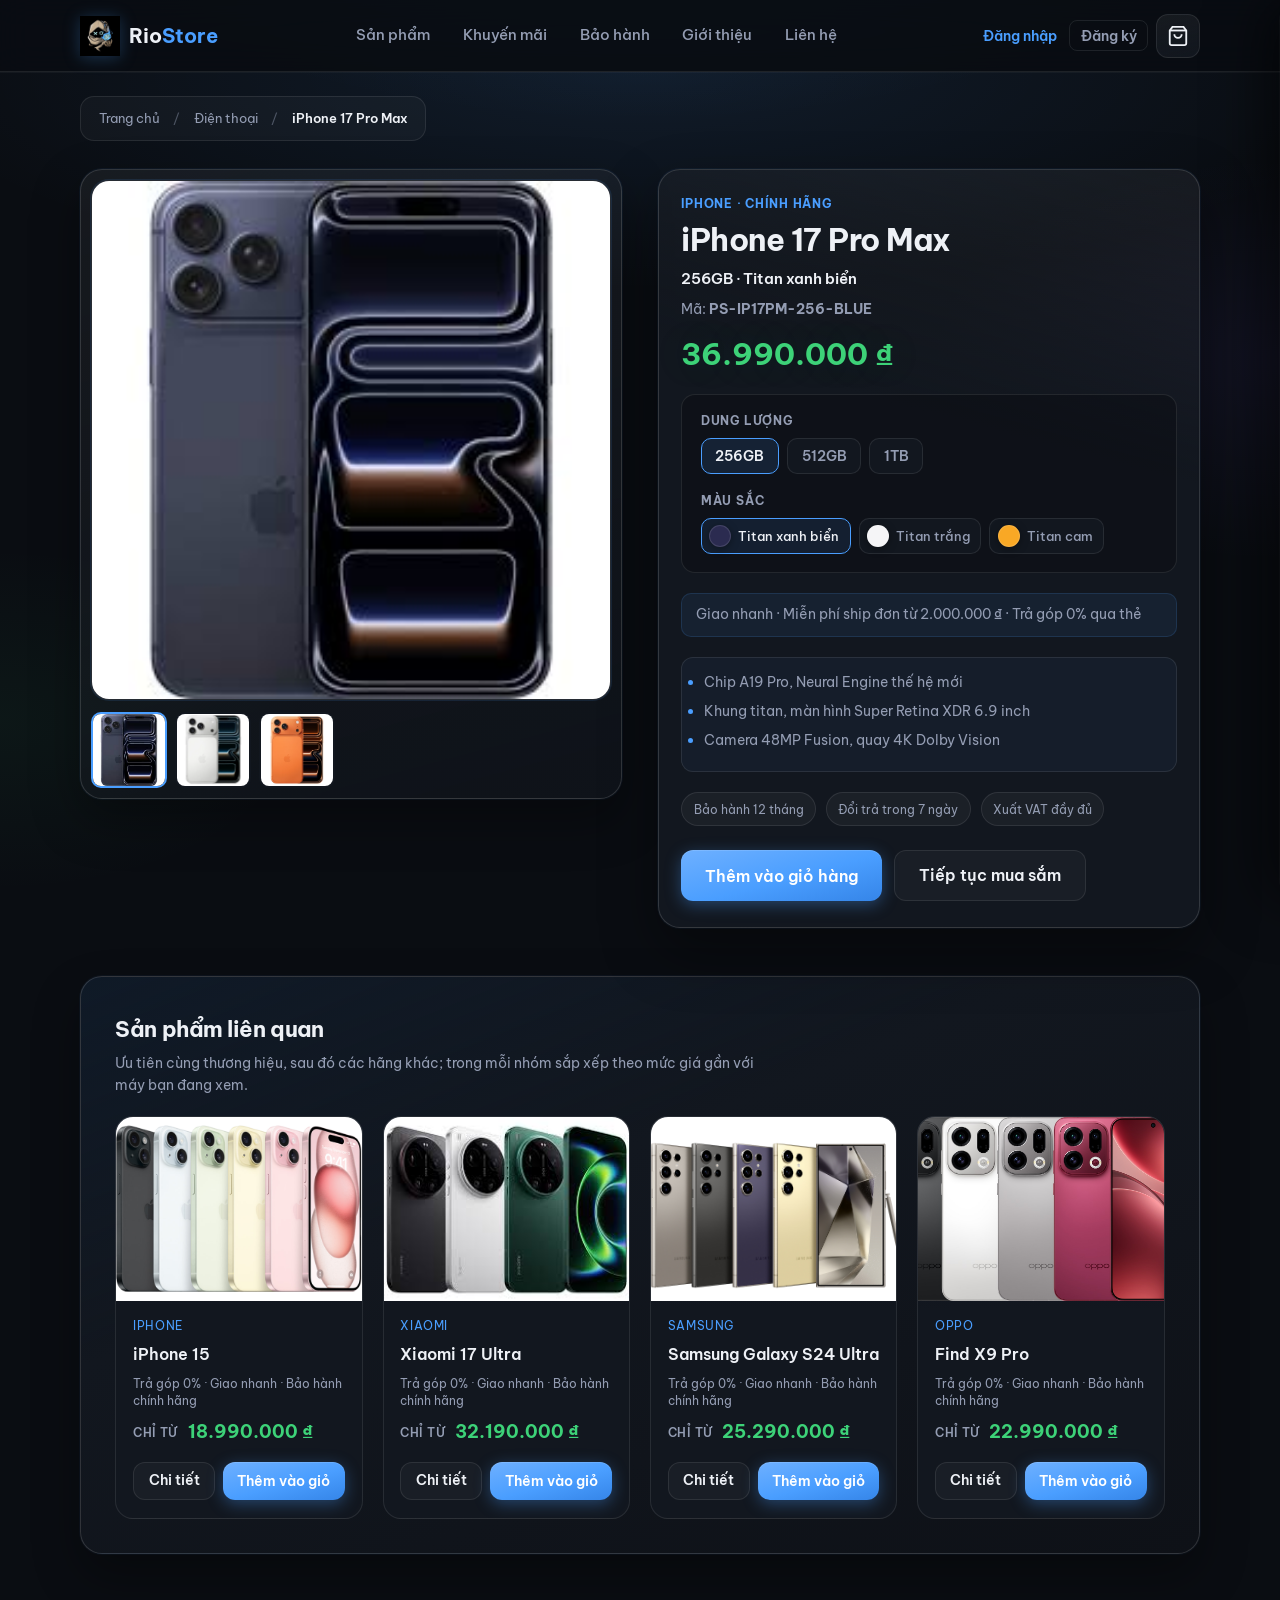
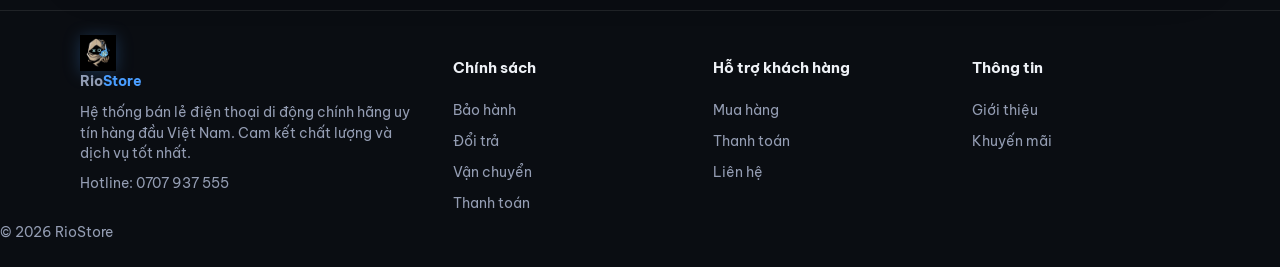
<file: san-pham/iphone-17-pro-max.html>
<!DOCTYPE html>
<html lang="vi">
<head>
  <meta charset="UTF-8" />
  <meta name="viewport" content="width=device-width, initial-scale=1.0" />
  <meta name="description" content="iPhone 17 Pro Max 256GB chính hãng - Chip A19 Pro, khung titan, camera 48MP Fusion. Giá tốt nhất tại Rio Store. Trả góp 0%, giao nhanh toàn quốc, bảo hành 12 tháng." />
  
  <title>iPhone 17 Pro Max 256GB | Rio Store</title>
  
  <link rel="preconnect" href="https://fonts.googleapis.com" />
  <link rel="preconnect" href="https://fonts.gstatic.com" crossorigin />
  <link href="https://fonts.googleapis.com/css2?family=Be+Vietnam+Pro:wght@400;500;600;700&display=swap" rel="stylesheet" />
  
  <link rel="icon" type="image/jpeg" href="../images/logo.jpg" />
  <link rel="stylesheet" href="../styles.css" />
</head>
<body>
  <header class="header">
    <div class="container header__inner">
      <a href="../index.html" class="logo logo--brand">
        <img src="../images/logo.jpg" alt="Rio Store" class="logo__mark" width="40" height="40" decoding="async" />
        <span class="logo__text">Rio<span>Store</span></span>
      </a>
      <nav class="nav" id="nav">
        <a href="../index.html#san-pham">Sản phẩm</a>
        <a href="../index.html#khuyen-mai">Khuyến mãi</a>
        <a href="../chinh-sach/bao-hanh.html">Bảo hành</a>
        <a href="../gioi-thieu.html">Giới thiệu</a>
        <a href="../index.html#lien-he">Liên hệ</a>
      </nav>
      <div class="header__actions">
        <div class="header__auth" id="authHeader">
          <div class="header__auth-btns">
            <button type="button" class="btn-text" id="loginOpenBtn">Đăng nhập</button>
            <button type="button" class="btn-text btn-text--secondary" id="registerOpenBtn">Đăng ký</button>
          </div>
        </div>
        <button type="button" class="btn-icon cart-toggle" aria-label="Giỏ hàng" id="cartToggle">
          <svg width="22" height="22" viewBox="0 0 24 24" fill="none" stroke="currentColor" stroke-width="2">
            <path d="M6 2L3 6v14a2 2 0 002 2h14a2 2 0 002-2V6l-3-4z" />
            <line x1="3" y1="6" x2="21" y2="6" />
            <path d="M16 10a4 4 0 01-8 0" />
          </svg>
          <span class="cart-badge" id="cartBadge">0</span>
        </button>
        <button type="button" class="menu-toggle" id="menuToggle" aria-label="Menu">☰</button>
      </div>
    </div>
  </header>

  <main class="pdp-root" data-product-slug="iphone-17-pro-max">
    <div id="pdpMount"></div>
  </main>

  <footer class="footer">
    <div class="container footer__top">
      <!-- Logo + mô tả -->
      <div class="footer__col">
        <a href="../index.html" class="logo logo--footer">
          <img src="../images/logo.jpg" alt="Rio Store Logo" class="logo__mark" width="36" height="36" />
          <span class="logo__text">Rio<span>Store</span></span>
        </a>
        <p>Hệ thống bán lẻ điện thoại di động chính hãng uy tín hàng đầu Việt Nam. Cam kết chất lượng và dịch vụ tốt nhất.</p>
        <p>Hotline: <a href="tel:0707937555">0707 937 555</a></p>
      </div>

      <!-- Chính sách -->
      <div class="footer__col">
        <h4>Chính sách</h4>
        <ul>
          <li><a href="../chinh-sach/bao-hanh.html">Bảo hành</a></li>
          <li><a href="../chinh-sach/doi-tra.html">Đổi trả</a></li>
          <li><a href="../chinh-sach/van-chuyen.html">Vận chuyển</a></li>
          <li><a href="../chinh-sach/thanh-toan.html">Thanh toán</a></li>
        </ul>
      </div>
      <div class="footer__col">
        <h4>Hỗ trợ khách hàng</h4>
        <ul>
          <li><a href="../index.html#san-pham">Mua hàng</a></li>
          <li><a href="../chinh-sach/thanh-toan.html">Thanh toán</a></li>
          <li><a href="../index.html#lien-he">Liên hệ</a></li>
        </ul>
      </div>
      <div class="footer__col">
        <h4>Thông tin</h4>
        <ul>
          <li><a href="../gioi-thieu.html">Giới thiệu</a></li>
          <li><a href="../index.html#khuyen-mai">Khuyến mãi</a></li>
        </ul>
      </div>
    </div>

    <!-- Bottom -->
    <div class="footer__bottom">
      <p>© 2026 RioStore</p>
    </div>
  </footer>

  <!-- Cart Drawer -->
  <aside class="cart-drawer" id="cartDrawer" aria-hidden="true">
    <div class="cart-drawer__overlay" id="cartOverlay"></div>
    <div class="cart-drawer__panel">
      <div class="cart-drawer__head">
        <h3>Giỏ hàng <span class="cart-drawer__count" id="cartDrawerCount"></span></h3>
        <div class="cart-drawer__head-actions">
          <button type="button" class="cart-clear" id="cartClearBtn" hidden>Xóa tất cả</button>
          <button type="button" class="btn-close" id="cartClose" aria-label="Đóng">×</button>
        </div>
      </div>
      <ul class="cart-list" id="cartList"></ul>
      <div class="cart-drawer__foot">
        <div class="cart-ship" id="cartShipRow">
          <span>Phí vận chuyển</span>
          <strong id="cartShipFee">0 ₫</strong>
        </div>
        <p class="cart-ship-hint" id="cartShipHint"></p>
        <p class="cart-total">Tạm tính: <strong id="cartSubtotal">0 ₫</strong></p>
        <p class="cart-grand">Tổng cộng: <strong id="cartTotal">0 ₫</strong></p>
        <div class="cart-drawer__actions">
          <button type="button" class="btn btn--ghost btn--block" id="cartContinueBtn">Tiếp tục mua sắm</button>
          <button type="button" class="btn btn--primary btn--block" id="checkoutBtn">Thanh toán</button>
        </div>
      </div>
    </div>
  </aside>

  <div class="toast-host" id="toastHost" aria-live="polite"></div>

  <!-- Auth Modals -->
  <div class="auth-modal" id="loginModal" aria-hidden="true">
    <div class="auth-modal__overlay" id="loginOverlay"></div>
    <div class="auth-modal__dialog" role="dialog" aria-labelledby="loginTitle" aria-modal="true">
      <button type="button" class="btn-close auth-modal__close" id="loginClose" aria-label="Đóng">×</button>
      <h2 class="auth-modal__title" id="loginTitle">Đăng nhập</h2>
      <p class="auth-modal__note">Chỉ giao diện: không lưu dữ liệu, không cơ sở dữ liệu hay server.</p>
      <form class="auth-form" id="formLogin" novalidate>
        <label class="auth-field">
          <span>Email</span>
          <input type="email" name="email" autocomplete="email" required placeholder="ban@email.com" />
        </label>
        <label class="auth-field">
          <span>Mật khẩu</span>
          <input type="password" name="password" autocomplete="current-password" required minlength="6" placeholder="••••••" />
        </label>
        <p class="auth-error" id="loginError" hidden></p>
        <button type="submit" class="btn btn--primary btn--block">Đăng nhập</button>
      </form>
      <p class="auth-alt">
        Chưa có tài khoản? 
        <button type="button" class="auth-alt__link" id="loginToRegister">Đăng ký</button>
      </p>
    </div>
  </div>

  <div class="auth-modal" id="registerModal" aria-hidden="true">
    <div class="auth-modal__overlay" id="registerOverlay"></div>
    <div class="auth-modal__dialog" role="dialog" aria-labelledby="registerTitle" aria-modal="true">
      <button type="button" class="btn-close auth-modal__close" id="registerClose" aria-label="Đóng">×</button>
      <h2 class="auth-modal__title" id="registerTitle">Đăng ký</h2>
      <p class="auth-modal__note">Chỉ giao diện: không lưu dữ liệu, không cơ sở dữ liệu hay server.</p>
      <form class="auth-form" id="formRegister" novalidate>
        <label class="auth-field">
          <span>Họ tên</span>
          <input type="text" name="name" autocomplete="name" required minlength="2" placeholder="Nguyễn Văn A" />
        </label>
        <label class="auth-field">
          <span>Email</span>
          <input type="email" name="email" autocomplete="email" required placeholder="ban@email.com" />
        </label>
        <label class="auth-field">
          <span>Mật khẩu</span>
          <input type="password" name="password" autocomplete="new-password" required minlength="6" placeholder="Tối thiểu 6 ký tự" />
        </label>
        <p class="auth-error" id="registerError" hidden></p>
        <button type="submit" class="btn btn--primary btn--block">Tạo tài khoản</button>
      </form>
      <p class="auth-alt">
        Đã có tài khoản? 
        <button type="button" class="auth-alt__link" id="registerToLogin">Đăng nhập</button>
      </p>
    </div>
  </div>

  <!-- Scripts -->
  <script src="../products.js"></script>
  <script src="../script.js"></script>
</body>
</html>
</file>
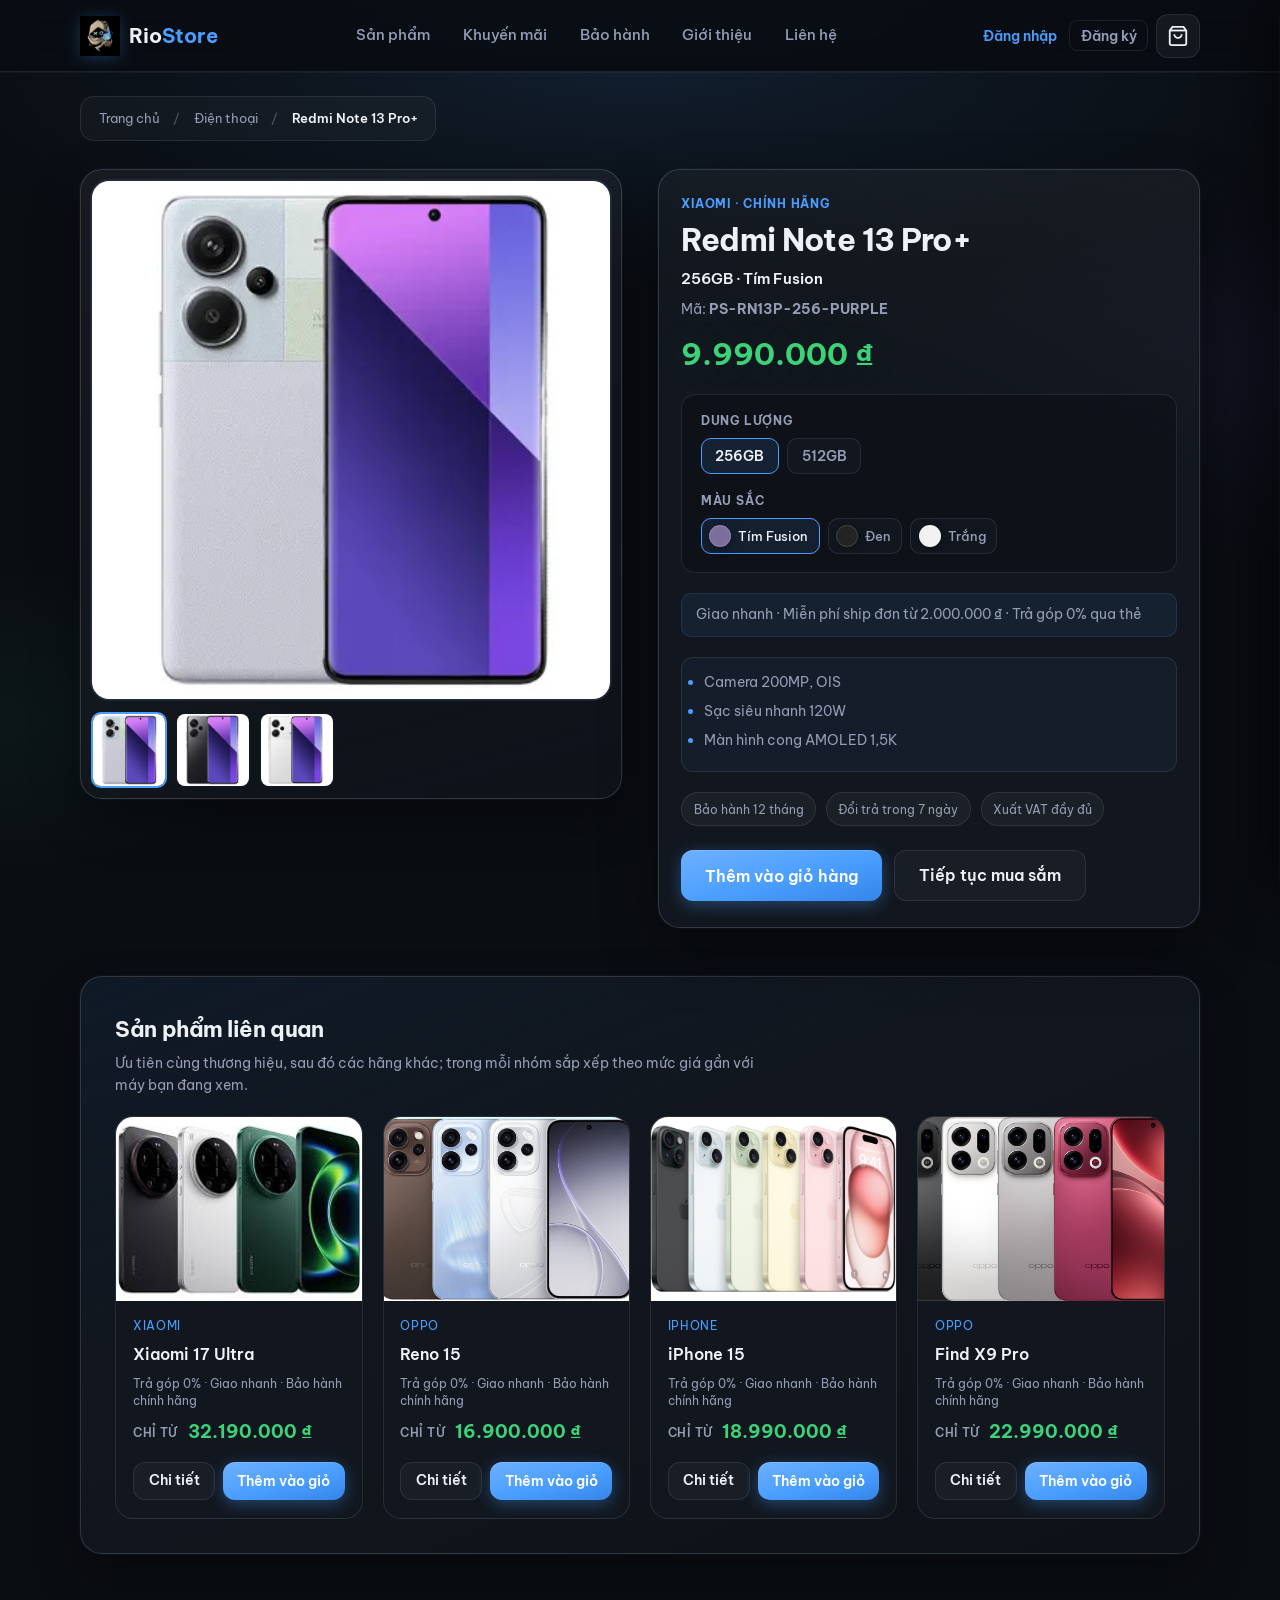
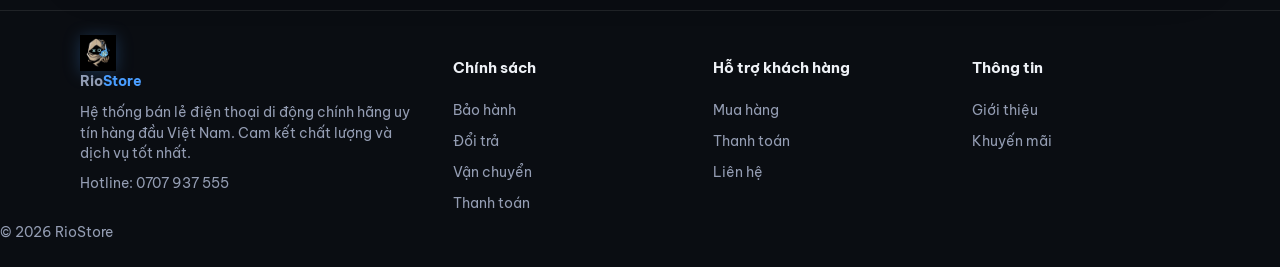
<file: san-pham/redmi-note-13-pro-plus.html>
<!DOCTYPE html>
<html lang="vi">
<head>
  <meta charset="UTF-8" />
  <meta name="viewport" content="width=device-width, initial-scale=1.0" />
  <meta name="description" content="Redmi Note 13 Pro+ chính hãng — camera 200MP OIS, sạc 120W. Rio Store: trả góp 0%, giao nhanh, bảo hành 12 tháng." />
  <title>Redmi Note 13 Pro+ | Rio Store</title>
  <link rel="preconnect" href="https://fonts.googleapis.com" />
  <link rel="preconnect" href="https://fonts.gstatic.com" crossorigin />
  <link href="https://fonts.googleapis.com/css2?family=Be+Vietnam+Pro:wght@400;500;600;700&display=swap" rel="stylesheet" />
  <link rel="icon" type="image/jpeg" href="../images/logo.jpg" />
  <link rel="stylesheet" href="../styles.css" />
</head>
<body>
  <header class="header">
    <div class="container header__inner">
      <a href="../index.html" class="logo logo--brand">
        <img src="../images/logo.jpg" alt="Rio Store" class="logo__mark" width="40" height="40" decoding="async" />
        <span class="logo__text">Rio<span>Store</span></span>
      </a>
      <nav class="nav" id="nav">
        <a href="../index.html#san-pham">Sản phẩm</a>
        <a href="../index.html#khuyen-mai">Khuyến mãi</a>
        <a href="../chinh-sach/bao-hanh.html">Bảo hành</a>
        <a href="../gioi-thieu.html">Giới thiệu</a>
        <a href="../index.html#lien-he">Liên hệ</a>
      </nav>
      <div class="header__actions">
        <div class="header__auth" id="authHeader">
          <div class="header__auth-btns">
            <button type="button" class="btn-text" id="loginOpenBtn">Đăng nhập</button>
            <button type="button" class="btn-text btn-text--secondary" id="registerOpenBtn">Đăng ký</button>
          </div>
        </div>
        <button type="button" class="btn-icon cart-toggle" aria-label="Giỏ hàng" id="cartToggle">
          <svg width="22" height="22" viewBox="0 0 24 24" fill="none" stroke="currentColor" stroke-width="2">
            <path d="M6 2L3 6v14a2 2 0 002 2h14a2 2 0 002-2V6l-3-4z" />
            <line x1="3" y1="6" x2="21" y2="6" />
            <path d="M16 10a4 4 0 01-8 0" />
          </svg>
          <span class="cart-badge" id="cartBadge">0</span>
        </button>
        <button type="button" class="menu-toggle" id="menuToggle" aria-label="Menu">☰</button>
      </div>
    </div>
  </header>

  <main class="pdp-root" data-product-slug="redmi-note-13-pro-plus">
    <div id="pdpMount"></div>
  </main>

  <footer class="footer">
    <div class="container footer__top">
      <div class="footer__col">
        <a href="../index.html" class="logo logo--footer">
          <img src="../images/logo.jpg" alt="Rio Store Logo" class="logo__mark" width="36" height="36" />
          <span class="logo__text">Rio<span>Store</span></span>
        </a>
        <p>Hệ thống bán lẻ điện thoại di động chính hãng uy tín hàng đầu Việt Nam. Cam kết chất lượng và dịch vụ tốt nhất.</p>
        <p>Hotline: <a href="tel:0707937555">0707 937 555</a></p>
      </div>
      <div class="footer__col">
        <h4>Chính sách</h4>
        <ul>
          <li><a href="../chinh-sach/bao-hanh.html">Bảo hành</a></li>
          <li><a href="../chinh-sach/doi-tra.html">Đổi trả</a></li>
          <li><a href="../chinh-sach/van-chuyen.html">Vận chuyển</a></li>
          <li><a href="../chinh-sach/thanh-toan.html">Thanh toán</a></li>
        </ul>
      </div>
      <div class="footer__col">
        <h4>Hỗ trợ khách hàng</h4>
        <ul>
          <li><a href="../index.html#san-pham">Mua hàng</a></li>
          <li><a href="../chinh-sach/thanh-toan.html">Thanh toán</a></li>
          <li><a href="../index.html#lien-he">Liên hệ</a></li>
        </ul>
      </div>
      <div class="footer__col">
        <h4>Thông tin</h4>
        <ul>
          <li><a href="../gioi-thieu.html">Giới thiệu</a></li>
          <li><a href="../index.html#khuyen-mai">Khuyến mãi</a></li>
        </ul>
      </div>
    </div>
    <div class="footer__bottom">
      <p>© 2026 RioStore</p>
    </div>
  </footer>

  <aside class="cart-drawer" id="cartDrawer" aria-hidden="true">
    <div class="cart-drawer__overlay" id="cartOverlay"></div>
    <div class="cart-drawer__panel">
      <div class="cart-drawer__head">
        <h3>Giỏ hàng <span class="cart-drawer__count" id="cartDrawerCount"></span></h3>
        <div class="cart-drawer__head-actions">
          <button type="button" class="cart-clear" id="cartClearBtn" hidden>Xóa tất cả</button>
          <button type="button" class="btn-close" id="cartClose" aria-label="Đóng">×</button>
        </div>
      </div>
      <ul class="cart-list" id="cartList"></ul>
      <div class="cart-drawer__foot">
        <div class="cart-ship" id="cartShipRow">
          <span>Phí vận chuyển</span>
          <strong id="cartShipFee">0 ₫</strong>
        </div>
        <p class="cart-ship-hint" id="cartShipHint"></p>
        <p class="cart-total">Tạm tính: <strong id="cartSubtotal">0 ₫</strong></p>
        <p class="cart-grand">Tổng cộng: <strong id="cartTotal">0 ₫</strong></p>
        <div class="cart-drawer__actions">
          <button type="button" class="btn btn--ghost btn--block" id="cartContinueBtn">Tiếp tục mua sắm</button>
          <button type="button" class="btn btn--primary btn--block" id="checkoutBtn">Thanh toán</button>
        </div>
      </div>
    </div>
  </aside>

  <div class="toast-host" id="toastHost" aria-live="polite"></div>

  <div class="auth-modal" id="loginModal" aria-hidden="true">
    <div class="auth-modal__overlay" id="loginOverlay"></div>
    <div class="auth-modal__dialog" role="dialog" aria-labelledby="loginTitle" aria-modal="true">
      <button type="button" class="btn-close auth-modal__close" id="loginClose" aria-label="Đóng">×</button>
      <h2 class="auth-modal__title" id="loginTitle">Đăng nhập</h2>
      <p class="auth-modal__note">Chỉ giao diện: không lưu dữ liệu, không cơ sở dữ liệu hay server.</p>
      <form class="auth-form" id="formLogin" novalidate>
        <label class="auth-field">
          <span>Email</span>
          <input type="email" name="email" autocomplete="email" required placeholder="ban@email.com" />
        </label>
        <label class="auth-field">
          <span>Mật khẩu</span>
          <input type="password" name="password" autocomplete="current-password" required minlength="6" placeholder="••••••" />
        </label>
        <p class="auth-error" id="loginError" hidden></p>
        <button type="submit" class="btn btn--primary btn--block">Đăng nhập</button>
      </form>
      <p class="auth-alt">
        Chưa có tài khoản?
        <button type="button" class="auth-alt__link" id="loginToRegister">Đăng ký</button>
      </p>
    </div>
  </div>

  <div class="auth-modal" id="registerModal" aria-hidden="true">
    <div class="auth-modal__overlay" id="registerOverlay"></div>
    <div class="auth-modal__dialog" role="dialog" aria-labelledby="registerTitle" aria-modal="true">
      <button type="button" class="btn-close auth-modal__close" id="registerClose" aria-label="Đóng">×</button>
      <h2 class="auth-modal__title" id="registerTitle">Đăng ký</h2>
      <p class="auth-modal__note">Chỉ giao diện: không lưu dữ liệu, không cơ sở dữ liệu hay server.</p>
      <form class="auth-form" id="formRegister" novalidate>
        <label class="auth-field">
          <span>Họ tên</span>
          <input type="text" name="name" autocomplete="name" required minlength="2" placeholder="Nguyễn Văn A" />
        </label>
        <label class="auth-field">
          <span>Email</span>
          <input type="email" name="email" autocomplete="email" required placeholder="ban@email.com" />
        </label>
        <label class="auth-field">
          <span>Mật khẩu</span>
          <input type="password" name="password" autocomplete="new-password" required minlength="6" placeholder="Tối thiểu 6 ký tự" />
        </label>
        <p class="auth-error" id="registerError" hidden></p>
        <button type="submit" class="btn btn--primary btn--block">Tạo tài khoản</button>
      </form>
      <p class="auth-alt">
        Đã có tài khoản?
        <button type="button" class="auth-alt__link" id="registerToLogin">Đăng nhập</button>
      </p>
    </div>
  </div>

  <script src="../products.js"></script>
  <script src="../script.js"></script>
</body>
</html>
</file>
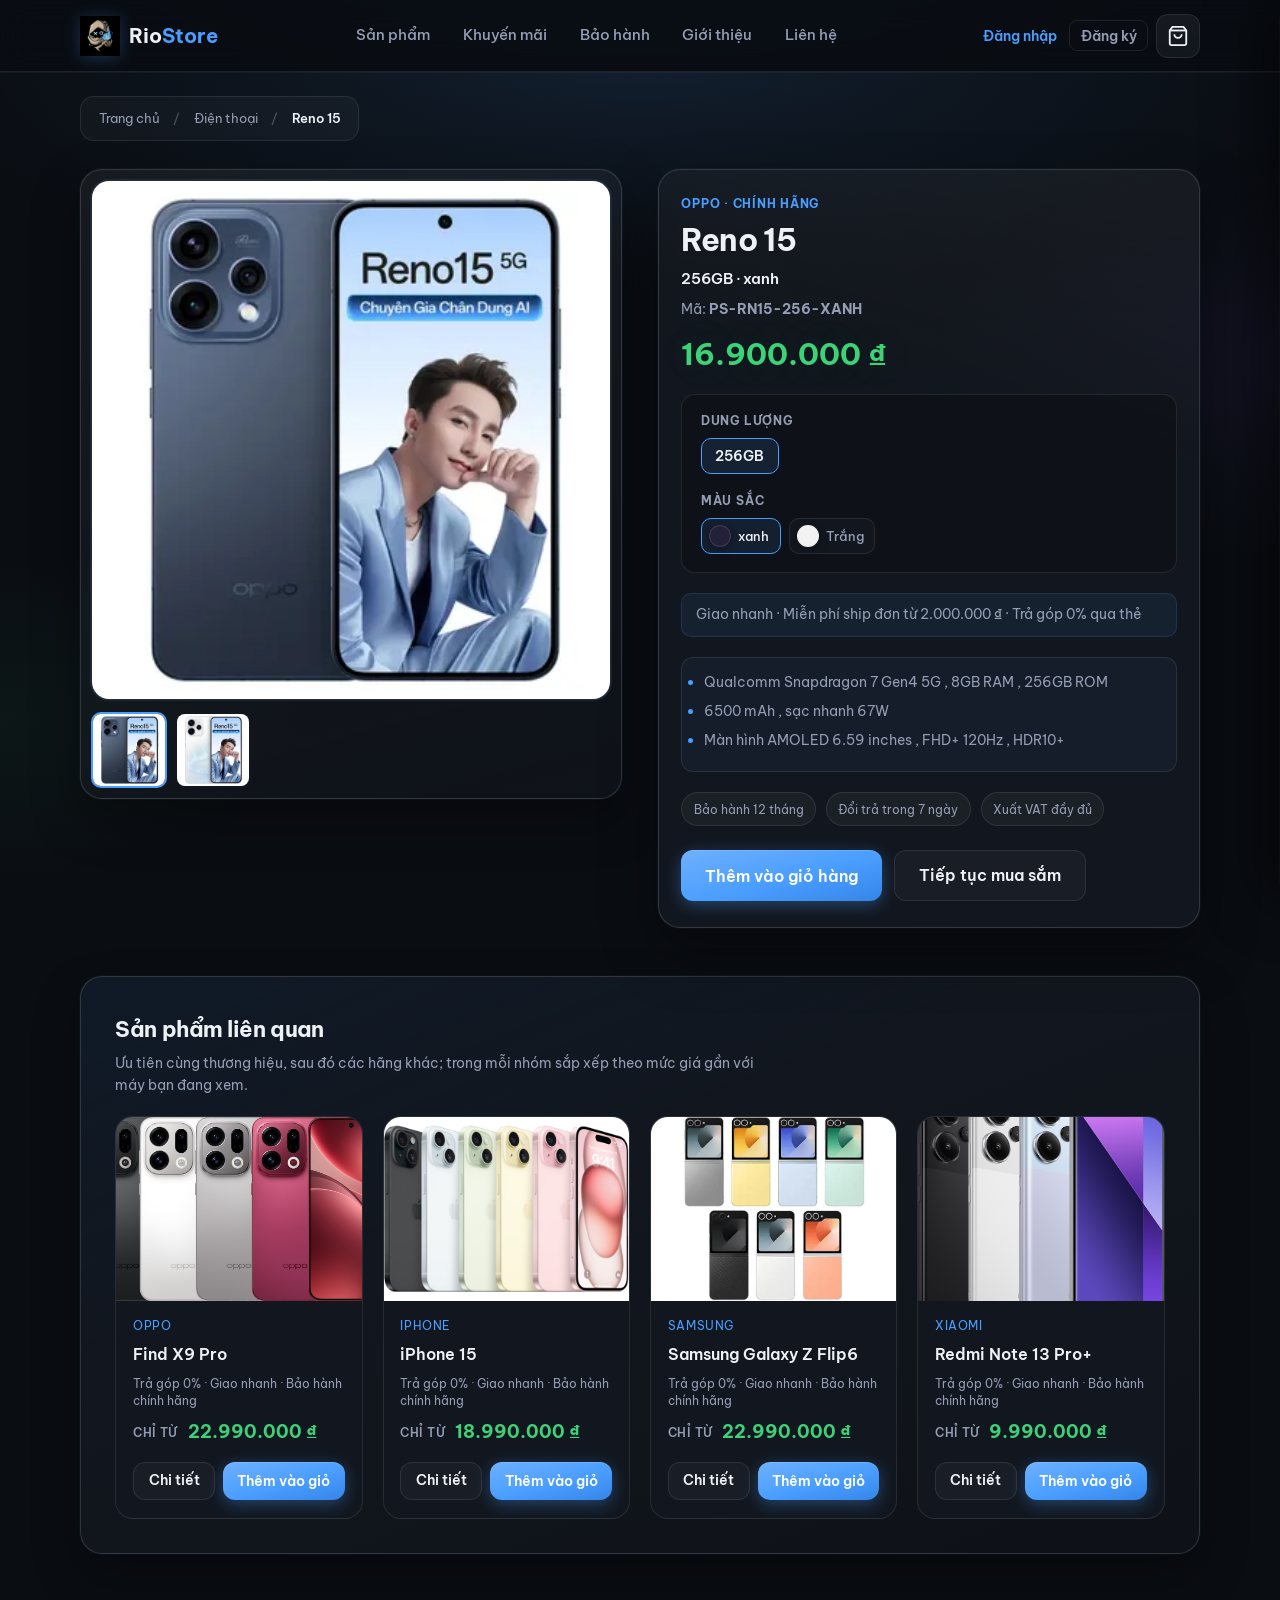
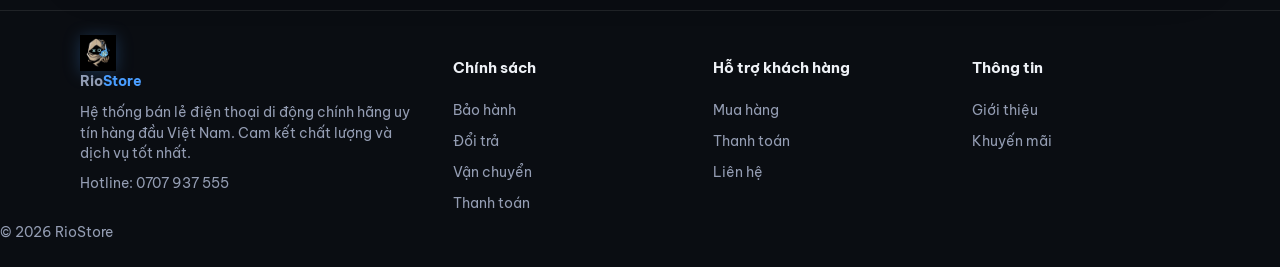
<file: san-pham/reno-15.html>
<!DOCTYPE html>
<html lang="vi">
<head>
  <meta charset="UTF-8" />
  <meta name="viewport" content="width=device-width, initial-scale=1.0" />
  <meta name="description" content="Reno 15 chính hãng —Qualcomm Snapdragon 7 Gen4 5G , 8GB RAM , 256GB ROM. Rio Store: trả góp 0%, giao nhanh, bảo hành 12 tháng." />
  <title>Reno 15 | Rio Store</title>
  <link rel="preconnect" href="https://fonts.googleapis.com" />
  <link rel="preconnect" href="https://fonts.gstatic.com" crossorigin />
  <link href="https://fonts.googleapis.com/css2?family=Be+Vietnam+Pro:wght@400;500;600;700&display=swap" rel="stylesheet" />
  <link rel="icon" type="image/jpeg" href="../images/logo.jpg" />
  <link rel="stylesheet" href="../styles.css" />
</head>
<body>
  <header class="header">
    <div class="container header__inner">
      <a href="../index.html" class="logo logo--brand">
        <img src="../images/logo.jpg" alt="Rio Store" class="logo__mark" width="40" height="40" decoding="async" />
        <span class="logo__text">Rio<span>Store</span></span>
      </a>
      <nav class="nav" id="nav">
        <a href="../index.html#san-pham">Sản phẩm</a>
        <a href="../index.html#khuyen-mai">Khuyến mãi</a>
        <a href="../chinh-sach/bao-hanh.html">Bảo hành</a>
        <a href="../gioi-thieu.html">Giới thiệu</a>
        <a href="../index.html#lien-he">Liên hệ</a>
      </nav>
      <div class="header__actions">
        <div class="header__auth" id="authHeader">
          <div class="header__auth-btns">
            <button type="button" class="btn-text" id="loginOpenBtn">Đăng nhập</button>
            <button type="button" class="btn-text btn-text--secondary" id="registerOpenBtn">Đăng ký</button>
          </div>
        </div>
        <button type="button" class="btn-icon cart-toggle" aria-label="Giỏ hàng" id="cartToggle">
          <svg width="22" height="22" viewBox="0 0 24 24" fill="none" stroke="currentColor" stroke-width="2">
            <path d="M6 2L3 6v14a2 2 0 002 2h14a2 2 0 002-2V6l-3-4z" />
            <line x1="3" y1="6" x2="21" y2="6" />
            <path d="M16 10a4 4 0 01-8 0" />
          </svg>
          <span class="cart-badge" id="cartBadge">0</span>
        </button>
        <button type="button" class="menu-toggle" id="menuToggle" aria-label="Menu">☰</button>
      </div>
    </div>
  </header>

  <main class="pdp-root" data-product-slug="reno-15">
    <div id="pdpMount"></div>
  </main>

  <footer class="footer">
    <div class="container footer__top">
      <div class="footer__col">
        <a href="../index.html" class="logo logo--footer">
          <img src="../images/logo.jpg" alt="Rio Store Logo" class="logo__mark" width="36" height="36" />
          <span class="logo__text">Rio<span>Store</span></span>
        </a>
        <p>Hệ thống bán lẻ điện thoại di động chính hãng uy tín hàng đầu Việt Nam. Cam kết chất lượng và dịch vụ tốt nhất.</p>
        <p>Hotline: <a href="tel:0707937555">0707 937 555</a></p>
      </div>
      <div class="footer__col">
        <h4>Chính sách</h4>
        <ul>
          <li><a href="../chinh-sach/bao-hanh.html">Bảo hành</a></li>
          <li><a href="../chinh-sach/doi-tra.html">Đổi trả</a></li>
          <li><a href="../chinh-sach/van-chuyen.html">Vận chuyển</a></li>
          <li><a href="../chinh-sach/thanh-toan.html">Thanh toán</a></li>
        </ul>
      </div>
      <div class="footer__col">
        <h4>Hỗ trợ khách hàng</h4>
        <ul>
          <li><a href="../index.html#san-pham">Mua hàng</a></li>
          <li><a href="../chinh-sach/thanh-toan.html">Thanh toán</a></li>
          <li><a href="../index.html#lien-he">Liên hệ</a></li>
        </ul>
      </div>
      <div class="footer__col">
        <h4>Thông tin</h4>
        <ul>
          <li><a href="../gioi-thieu.html">Giới thiệu</a></li>
          <li><a href="../index.html#khuyen-mai">Khuyến mãi</a></li>
        </ul>
      </div>
    </div>
    <div class="footer__bottom">
      <p>© 2026 RioStore</p>
    </div>
  </footer>

  <aside class="cart-drawer" id="cartDrawer" aria-hidden="true">
    <div class="cart-drawer__overlay" id="cartOverlay"></div>
    <div class="cart-drawer__panel">
      <div class="cart-drawer__head">
        <h3>Giỏ hàng <span class="cart-drawer__count" id="cartDrawerCount"></span></h3>
        <div class="cart-drawer__head-actions">
          <button type="button" class="cart-clear" id="cartClearBtn" hidden>Xóa tất cả</button>
          <button type="button" class="btn-close" id="cartClose" aria-label="Đóng">×</button>
        </div>
      </div>
      <ul class="cart-list" id="cartList"></ul>
      <div class="cart-drawer__foot">
        <div class="cart-ship" id="cartShipRow">
          <span>Phí vận chuyển</span>
          <strong id="cartShipFee">0 ₫</strong>
        </div>
        <p class="cart-ship-hint" id="cartShipHint"></p>
        <p class="cart-total">Tạm tính: <strong id="cartSubtotal">0 ₫</strong></p>
        <p class="cart-grand">Tổng cộng: <strong id="cartTotal">0 ₫</strong></p>
        <div class="cart-drawer__actions">
          <button type="button" class="btn btn--ghost btn--block" id="cartContinueBtn">Tiếp tục mua sắm</button>
          <button type="button" class="btn btn--primary btn--block" id="checkoutBtn">Thanh toán</button>
        </div>
      </div>
    </div>
  </aside>

  <div class="toast-host" id="toastHost" aria-live="polite"></div>

  <div class="auth-modal" id="loginModal" aria-hidden="true">
    <div class="auth-modal__overlay" id="loginOverlay"></div>
    <div class="auth-modal__dialog" role="dialog" aria-labelledby="loginTitle" aria-modal="true">
      <button type="button" class="btn-close auth-modal__close" id="loginClose" aria-label="Đóng">×</button>
      <h2 class="auth-modal__title" id="loginTitle">Đăng nhập</h2>
      <p class="auth-modal__note">Chỉ giao diện: không lưu dữ liệu, không cơ sở dữ liệu hay server.</p>
      <form class="auth-form" id="formLogin" novalidate>
        <label class="auth-field">
          <span>Email</span>
          <input type="email" name="email" autocomplete="email" required placeholder="ban@email.com" />
        </label>
        <label class="auth-field">
          <span>Mật khẩu</span>
          <input type="password" name="password" autocomplete="current-password" required minlength="6" placeholder="••••••" />
        </label>
        <p class="auth-error" id="loginError" hidden></p>
        <button type="submit" class="btn btn--primary btn--block">Đăng nhập</button>
      </form>
      <p class="auth-alt">
        Chưa có tài khoản?
        <button type="button" class="auth-alt__link" id="loginToRegister">Đăng ký</button>
      </p>
    </div>
  </div>

  <div class="auth-modal" id="registerModal" aria-hidden="true">
    <div class="auth-modal__overlay" id="registerOverlay"></div>
    <div class="auth-modal__dialog" role="dialog" aria-labelledby="registerTitle" aria-modal="true">
      <button type="button" class="btn-close auth-modal__close" id="registerClose" aria-label="Đóng">×</button>
      <h2 class="auth-modal__title" id="registerTitle">Đăng ký</h2>
      <p class="auth-modal__note">Chỉ giao diện: không lưu dữ liệu, không cơ sở dữ liệu hay server.</p>
      <form class="auth-form" id="formRegister" novalidate>
        <label class="auth-field">
          <span>Họ tên</span>
          <input type="text" name="name" autocomplete="name" required minlength="2" placeholder="Nguyễn Văn A" />
        </label>
        <label class="auth-field">
          <span>Email</span>
          <input type="email" name="email" autocomplete="email" required placeholder="ban@email.com" />
        </label>
        <label class="auth-field">
          <span>Mật khẩu</span>
          <input type="password" name="password" autocomplete="new-password" required minlength="6" placeholder="Tối thiểu 6 ký tự" />
        </label>
        <p class="auth-error" id="registerError" hidden></p>
        <button type="submit" class="btn btn--primary btn--block">Tạo tài khoản</button>
      </form>
      <p class="auth-alt">
        Đã có tài khoản?
        <button type="button" class="auth-alt__link" id="registerToLogin">Đăng nhập</button>
      </p>
    </div>
  </div>

  <script src="../products.js"></script>
  <script src="../script.js"></script>
</body>
</html>
</file>
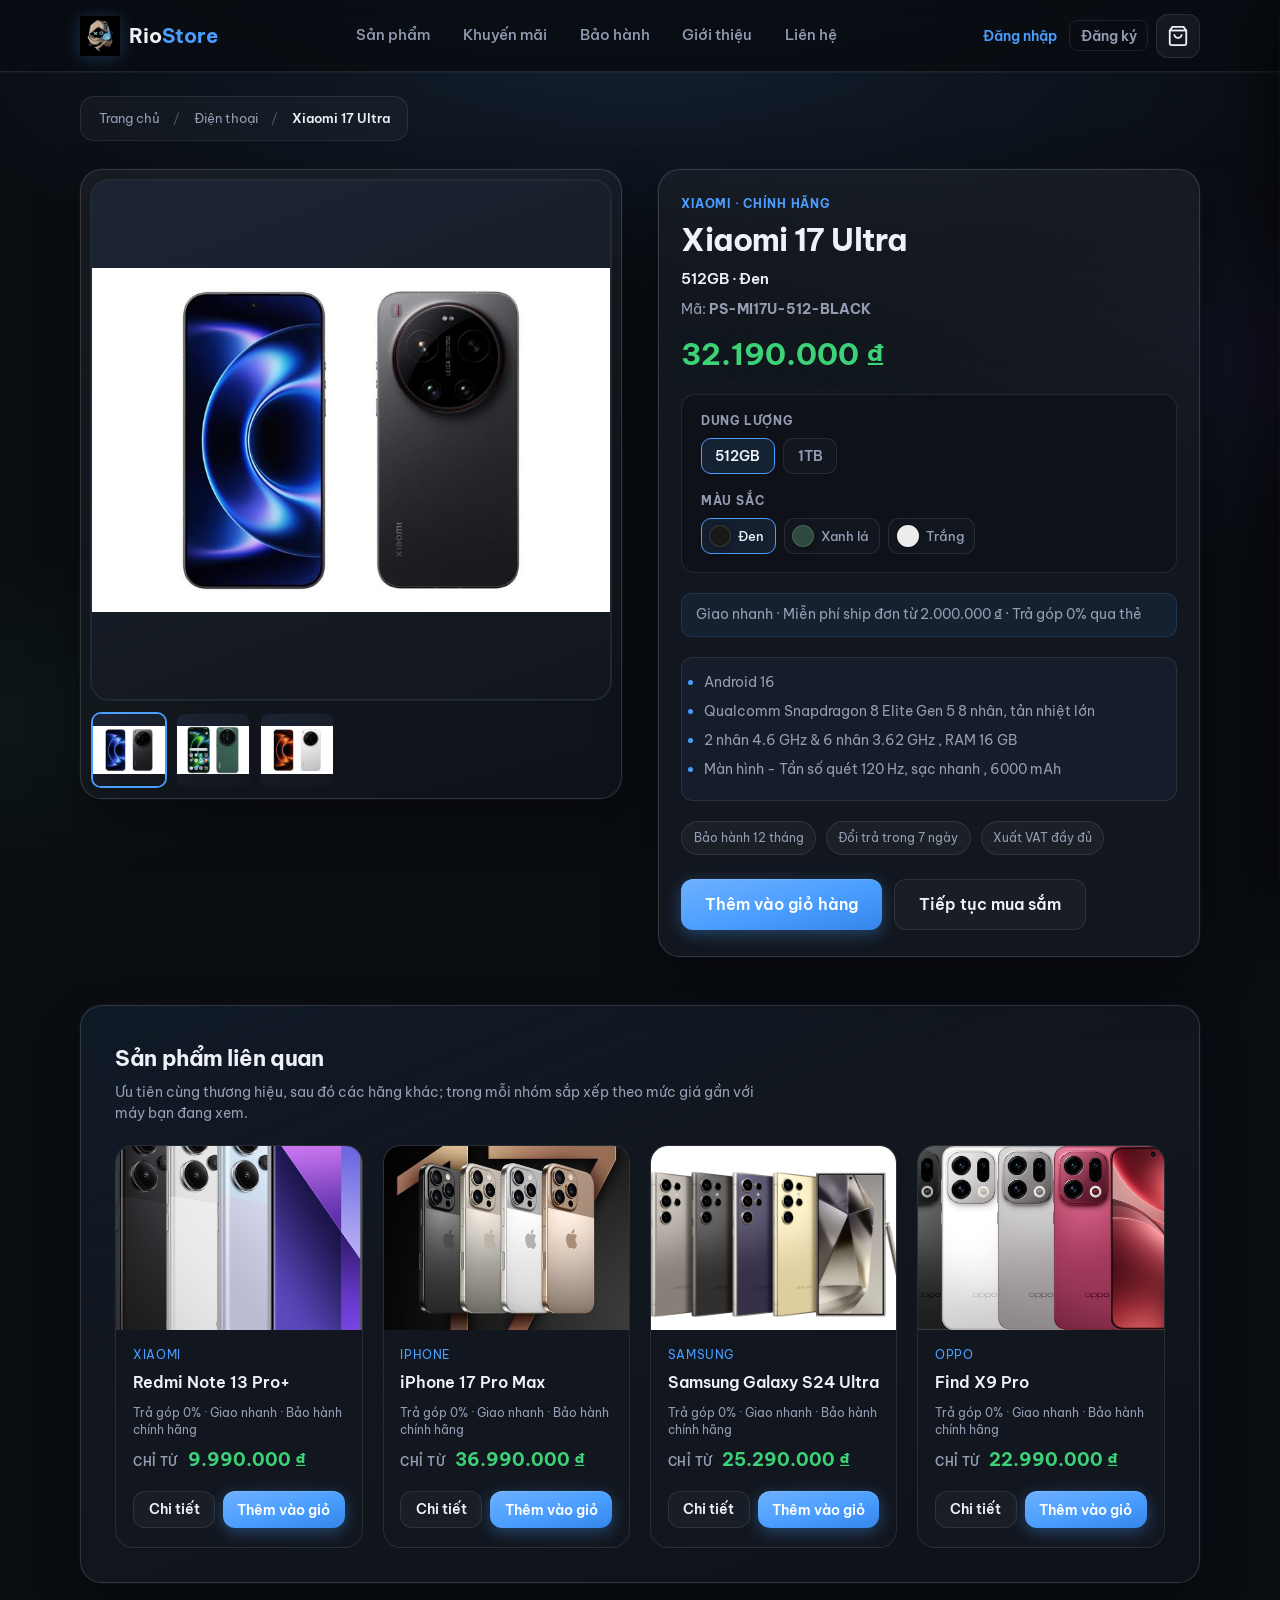
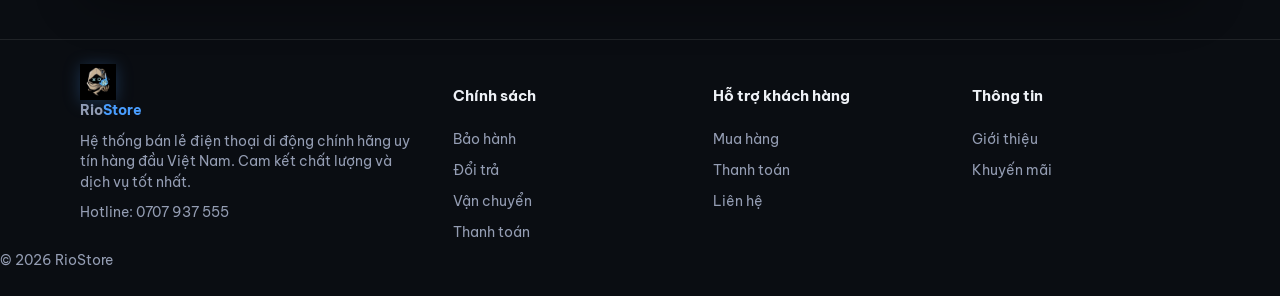
<file: san-pham/xiaomi-17-ultra.html>
<!DOCTYPE html>
<html lang="vi">
<head>
  <meta charset="UTF-8" />
  <meta name="viewport" content="width=device-width, initial-scale=1.0" />
  <meta name="description" content="Xiaomi 17 Ultra chính hãng — camera Leica Summilux, Snapdragon 8 Elite Gen 5. Rio Store: trả góp 0%, giao nhanh, bảo hành 12 tháng." />
  <title>Xiaomi 17 Ultra | Rio Store</title>
  <link rel="preconnect" href="https://fonts.googleapis.com" />
  <link rel="preconnect" href="https://fonts.gstatic.com" crossorigin />
  <link href="https://fonts.googleapis.com/css2?family=Be+Vietnam+Pro:wght@400;500;600;700&display=swap" rel="stylesheet" />
  <link rel="icon" type="image/jpeg" href="../images/logo.jpg" />
  <link rel="stylesheet" href="../styles.css" />
</head>
<body>
  <header class="header">
    <div class="container header__inner">
      <a href="../index.html" class="logo logo--brand">
        <img src="../images/logo.jpg" alt="Rio Store" class="logo__mark" width="40" height="40" decoding="async" />
        <span class="logo__text">Rio<span>Store</span></span>
      </a>
      <nav class="nav" id="nav">
        <a href="../index.html#san-pham">Sản phẩm</a>
        <a href="../index.html#khuyen-mai">Khuyến mãi</a>
        <a href="../chinh-sach/bao-hanh.html">Bảo hành</a>
        <a href="../gioi-thieu.html">Giới thiệu</a>
        <a href="../index.html#lien-he">Liên hệ</a>
      </nav>
      <div class="header__actions">
        <div class="header__auth" id="authHeader">
          <div class="header__auth-btns">
            <button type="button" class="btn-text" id="loginOpenBtn">Đăng nhập</button>
            <button type="button" class="btn-text btn-text--secondary" id="registerOpenBtn">Đăng ký</button>
          </div>
        </div>
        <button type="button" class="btn-icon cart-toggle" aria-label="Giỏ hàng" id="cartToggle">
          <svg width="22" height="22" viewBox="0 0 24 24" fill="none" stroke="currentColor" stroke-width="2">
            <path d="M6 2L3 6v14a2 2 0 002 2h14a2 2 0 002-2V6l-3-4z" />
            <line x1="3" y1="6" x2="21" y2="6" />
            <path d="M16 10a4 4 0 01-8 0" />
          </svg>
          <span class="cart-badge" id="cartBadge">0</span>
        </button>
        <button type="button" class="menu-toggle" id="menuToggle" aria-label="Menu">☰</button>
      </div>
    </div>
  </header>

  <main class="pdp-root" data-product-slug="xiaomi-17-ultra">
    <div id="pdpMount"></div>
  </main>

  <footer class="footer">
    <div class="container footer__top">
      <div class="footer__col">
        <a href="../index.html" class="logo logo--footer">
          <img src="../images/logo.jpg" alt="Rio Store Logo" class="logo__mark" width="36" height="36" />
          <span class="logo__text">Rio<span>Store</span></span>
        </a>
        <p>Hệ thống bán lẻ điện thoại di động chính hãng uy tín hàng đầu Việt Nam. Cam kết chất lượng và dịch vụ tốt nhất.</p>
        <p>Hotline: <a href="tel:0707937555">0707 937 555</a></p>
      </div>
      <div class="footer__col">
        <h4>Chính sách</h4>
        <ul>
          <li><a href="../chinh-sach/bao-hanh.html">Bảo hành</a></li>
          <li><a href="../chinh-sach/doi-tra.html">Đổi trả</a></li>
          <li><a href="../chinh-sach/van-chuyen.html">Vận chuyển</a></li>
          <li><a href="../chinh-sach/thanh-toan.html">Thanh toán</a></li>
        </ul>
      </div>
      <div class="footer__col">
        <h4>Hỗ trợ khách hàng</h4>
        <ul>
          <li><a href="../index.html#san-pham">Mua hàng</a></li>
          <li><a href="../chinh-sach/thanh-toan.html">Thanh toán</a></li>
          <li><a href="../index.html#lien-he">Liên hệ</a></li>
        </ul>
      </div>
      <div class="footer__col">
        <h4>Thông tin</h4>
        <ul>
          <li><a href="../gioi-thieu.html">Giới thiệu</a></li>
          <li><a href="../index.html#khuyen-mai">Khuyến mãi</a></li>
        </ul>
      </div>
    </div>
    <div class="footer__bottom">
      <p>© 2026 RioStore</p>
    </div>
  </footer>

  <aside class="cart-drawer" id="cartDrawer" aria-hidden="true">
    <div class="cart-drawer__overlay" id="cartOverlay"></div>
    <div class="cart-drawer__panel">
      <div class="cart-drawer__head">
        <h3>Giỏ hàng <span class="cart-drawer__count" id="cartDrawerCount"></span></h3>
        <div class="cart-drawer__head-actions">
          <button type="button" class="cart-clear" id="cartClearBtn" hidden>Xóa tất cả</button>
          <button type="button" class="btn-close" id="cartClose" aria-label="Đóng">×</button>
        </div>
      </div>
      <ul class="cart-list" id="cartList"></ul>
      <div class="cart-drawer__foot">
        <div class="cart-ship" id="cartShipRow">
          <span>Phí vận chuyển</span>
          <strong id="cartShipFee">0 ₫</strong>
        </div>
        <p class="cart-ship-hint" id="cartShipHint"></p>
        <p class="cart-total">Tạm tính: <strong id="cartSubtotal">0 ₫</strong></p>
        <p class="cart-grand">Tổng cộng: <strong id="cartTotal">0 ₫</strong></p>
        <div class="cart-drawer__actions">
          <button type="button" class="btn btn--ghost btn--block" id="cartContinueBtn">Tiếp tục mua sắm</button>
          <button type="button" class="btn btn--primary btn--block" id="checkoutBtn">Thanh toán</button>
        </div>
      </div>
    </div>
  </aside>

  <div class="toast-host" id="toastHost" aria-live="polite"></div>

  <div class="auth-modal" id="loginModal" aria-hidden="true">
    <div class="auth-modal__overlay" id="loginOverlay"></div>
    <div class="auth-modal__dialog" role="dialog" aria-labelledby="loginTitle" aria-modal="true">
      <button type="button" class="btn-close auth-modal__close" id="loginClose" aria-label="Đóng">×</button>
      <h2 class="auth-modal__title" id="loginTitle">Đăng nhập</h2>
      <p class="auth-modal__note">Chỉ giao diện: không lưu dữ liệu, không cơ sở dữ liệu hay server.</p>
      <form class="auth-form" id="formLogin" novalidate>
        <label class="auth-field">
          <span>Email</span>
          <input type="email" name="email" autocomplete="email" required placeholder="ban@email.com" />
        </label>
        <label class="auth-field">
          <span>Mật khẩu</span>
          <input type="password" name="password" autocomplete="current-password" required minlength="6" placeholder="••••••" />
        </label>
        <p class="auth-error" id="loginError" hidden></p>
        <button type="submit" class="btn btn--primary btn--block">Đăng nhập</button>
      </form>
      <p class="auth-alt">
        Chưa có tài khoản?
        <button type="button" class="auth-alt__link" id="loginToRegister">Đăng ký</button>
      </p>
    </div>
  </div>

  <div class="auth-modal" id="registerModal" aria-hidden="true">
    <div class="auth-modal__overlay" id="registerOverlay"></div>
    <div class="auth-modal__dialog" role="dialog" aria-labelledby="registerTitle" aria-modal="true">
      <button type="button" class="btn-close auth-modal__close" id="registerClose" aria-label="Đóng">×</button>
      <h2 class="auth-modal__title" id="registerTitle">Đăng ký</h2>
      <p class="auth-modal__note">Chỉ giao diện: không lưu dữ liệu, không cơ sở dữ liệu hay server.</p>
      <form class="auth-form" id="formRegister" novalidate>
        <label class="auth-field">
          <span>Họ tên</span>
          <input type="text" name="name" autocomplete="name" required minlength="2" placeholder="Nguyễn Văn A" />
        </label>
        <label class="auth-field">
          <span>Email</span>
          <input type="email" name="email" autocomplete="email" required placeholder="ban@email.com" />
        </label>
        <label class="auth-field">
          <span>Mật khẩu</span>
          <input type="password" name="password" autocomplete="new-password" required minlength="6" placeholder="Tối thiểu 6 ký tự" />
        </label>
        <p class="auth-error" id="registerError" hidden></p>
        <button type="submit" class="btn btn--primary btn--block">Tạo tài khoản</button>
      </form>
      <p class="auth-alt">
        Đã có tài khoản?
        <button type="button" class="auth-alt__link" id="registerToLogin">Đăng nhập</button>
      </p>
    </div>
  </div>

  <script src="../products.js"></script>
  <script src="../script.js"></script>
</body>
</html>
</file>
<file: styles.css>
:root {
  --bg: #0a0d12;
  --bg-card: #12171f;
  --bg-muted: #0e1117;
  --text: #eef1f6;
  --text-soft: #949db3;
  --accent: #4a9eff;
  --accent-hover: #6eb0ff;
  --accent-soft: rgba(74, 158, 255, 0.16);
  --accent-glow: rgba(74, 158, 255, 0.22);
  --success: #3dd278;
  --border: rgba(255, 255, 255, 0.09);
  --border-strong: rgba(255, 255, 255, 0.14);
  --radius: 14px;
  --radius-lg: 18px;
  --radius-xl: 22px;
  --shadow: 0 24px 56px rgba(0, 0, 0, 0.5);
  --shadow-glow: 0 0 72px rgba(74, 158, 255, 0.14);
  --ease-out: cubic-bezier(0.33, 1, 0.68, 1);
  --focus-ring: 0 0 0 3px rgba(74, 158, 255, 0.38);
  font-family: "Be Vietnam Pro", system-ui, sans-serif;
}

*,
*::before,
*::after {
  box-sizing: border-box;
}

html {
  scroll-behavior: smooth;
}

@media (prefers-reduced-motion: reduce) {
  html {
    scroll-behavior: auto;
  }

  *,
  *::before,
  *::after {
    animation-duration: 0.01ms !important;
    animation-iteration-count: 1 !important;
    transition-duration: 0.01ms !important;
  }

  .product-card:hover .product-card__img--main,
  .product-card:hover .product-card__img--hover,
  .product-card:active .product-card__img--main,
  .product-card:active .product-card__img--hover {
    transform: scale(1) !important;
  }

  .product-card.has-hover-img:hover .product-card__img--hover {
    opacity: 0 !important;
  }

  .product-card.reveal-card.is-visible:hover {
    transform: translateY(0) scale(1) !important;
  }

  .hero__decor-sparkle {
    animation: none !important;
  }

  .page-home-bg__orb {
    animation: none !important;
  }
}
.products {
  display: grid;
  grid-template-columns: repeat(auto-fill, minmax(260px, 1fr));
  gap: 1.25rem;


  align-items: stretch;
}

.visually-hidden {
  position: absolute;
  width: 1px;
  height: 1px;
  padding: 0;
  margin: -1px;
  overflow: hidden;
  clip: rect(0, 0, 0, 0);
  white-space: nowrap;
  border: 0;
}

body {
  margin: 0;
  background: var(--bg);
  color: var(--text);
  line-height: 1.55;
  min-height: 100vh;
  -webkit-font-smoothing: antialiased;
  -moz-osx-font-smoothing: grayscale;
  text-rendering: optimizeLegibility;
}

body:not(.page-home) {
  background-color: var(--bg);
  background-image:
    radial-gradient(ellipse 100% 70% at 50% -25%, rgba(74, 158, 255, 0.14), transparent 55%),
    radial-gradient(ellipse 55% 45% at 100% 40%, rgba(130, 100, 255, 0.07), transparent 50%),
    radial-gradient(ellipse 50% 40% at 0% 80%, rgba(61, 210, 120, 0.05), transparent 48%);
  background-attachment: fixed;
}

::selection {
  background: rgba(74, 158, 255, 0.28);
  color: var(--text);
}

/* Trang chủ — nền (chỉ khi body.page-home) */
body.page-home {
  background-color: #07090e;
}

.page-home-bg {
  position: fixed;
  inset: 0;
  z-index: 0;
  pointer-events: none;
  overflow: hidden;
}

.page-home-bg__layer--radial {
  position: absolute;
  inset: -25% -15% -35%;
  background:
    radial-gradient(ellipse 90% 60% at 50% -8%, rgba(74, 158, 255, 0.38), transparent 58%),
    radial-gradient(ellipse 55% 45% at 95% 15%, rgba(130, 95, 245, 0.22), transparent 52%),
    radial-gradient(ellipse 50% 40% at 5% 35%, rgba(52, 199, 89, 0.1), transparent 55%),
    radial-gradient(ellipse 70% 50% at 70% 85%, rgba(74, 158, 255, 0.12), transparent 60%),
    linear-gradient(165deg, #0b1018 0%, #0c0f14 42%, #080a0f 100%);
}

.page-home-bg__orb {
  position: absolute;
  border-radius: 50%;
  filter: blur(72px);
  opacity: 0.5;
  mix-blend-mode: screen;
}

.page-home-bg__orb--a {
  width: min(78vw, 680px);
  height: min(78vw, 680px);
  background: radial-gradient(circle, rgba(74, 158, 255, 0.5) 0%, transparent 68%);
  top: -14%;
  right: -10%;
  animation: pageHomeOrbA 24s ease-in-out infinite;
}

.page-home-bg__orb--b {
  width: min(58vw, 500px);
  height: min(58vw, 500px);
  background: radial-gradient(circle, rgba(150, 110, 255, 0.4) 0%, transparent 70%);
  bottom: 8%;
  left: -14%;
  animation: pageHomeOrbB 30s ease-in-out infinite;
}

.page-home-bg__orb--c {
  width: min(42vw, 380px);
  height: min(42vw, 380px);
  background: radial-gradient(circle, rgba(80, 180, 255, 0.28) 0%, transparent 72%);
  top: 42%;
  left: 38%;
  animation: pageHomeOrbC 20s ease-in-out infinite alternate;
}

@keyframes pageHomeOrbA {
  0%,
  100% {
    transform: translate(0, 0) scale(1);
  }
  50% {
    transform: translate(-5%, 8%) scale(1.06);
  }
}

@keyframes pageHomeOrbB {
  0%,
  100% {
    transform: translate(0, 0) scale(1);
  }
  50% {
    transform: translate(8%, -5%) scale(1.08);
  }
}

@keyframes pageHomeOrbC {
  0% {
    transform: translate(-4%, 2%) scale(1);
  }
  100% {
    transform: translate(5%, -4%) scale(1.12);
  }
}

.page-home-bg__layer--grid {
  position: absolute;
  inset: 0;
  background-image:
    linear-gradient(rgba(255, 255, 255, 0.028) 1px, transparent 1px),
    linear-gradient(90deg, rgba(255, 255, 255, 0.028) 1px, transparent 1px);
  background-size: 52px 52px;
  mask-image: radial-gradient(ellipse 85% 75% at 50% 18%, #000 15%, transparent 72%);
  -webkit-mask-image: radial-gradient(ellipse 85% 75% at 50% 18%, #000 15%, transparent 72%);
  opacity: 0.85;
}

.page-home-bg__layer--vignette {
  position: absolute;
  inset: 0;
  background: radial-gradient(ellipse 95% 80% at 50% 50%, transparent 40%, rgba(0, 0, 0, 0.45) 100%);
  pointer-events: none;
}

body.page-home main {
  position: relative;
  z-index: 1;
}

body.page-home .header {
  background: rgba(7, 9, 14, 0.68);
  border-bottom-color: rgba(255, 255, 255, 0.07);
  box-shadow: 0 1px 0 rgba(74, 158, 255, 0.06);
}

body.page-home .footer {
  position: relative;
  z-index: 1;
  background: linear-gradient(180deg, transparent 0%, rgba(5, 7, 11, 0.88) 28%, rgba(5, 7, 11, 0.96) 100%);
  backdrop-filter: blur(10px);
}

a {
  color: var(--accent);
  text-decoration: none;
}

a:hover {
  color: var(--accent-hover);
}

img {
  max-width: 100%;
  height: auto;
  display: block;
}

.container {
  width: min(1120px, 100% - 2rem);
  margin-inline: auto;
}

/* Header */
.header {
  position: sticky;
  top: 0;
  z-index: 50;
  background: rgba(10, 13, 18, 0.78);
  backdrop-filter: blur(16px) saturate(1.35);
  -webkit-backdrop-filter: blur(16px) saturate(1.35);
  border-bottom: 1px solid var(--border);
  box-shadow: 0 1px 0 rgba(255, 255, 255, 0.04);
  transition: background 0.25s var(--ease-out), box-shadow 0.25s ease;
}

.header__inner {
  display: flex;
  align-items: center;
  justify-content: space-between;
  gap: 1rem;
  padding: 0.85rem 0;
}

.logo {
  font-weight: 700;
  font-size: 1.25rem;
  color: var(--text);
  text-decoration: none;
}

.logo__text > span {
  color: var(--accent);
}

.logo--brand {
  display: inline-flex;
  align-items: center;
  gap: 0.55rem;
}

.logo__mark {
  display: block;
  flex-shrink: 0;
  filter: drop-shadow(0 2px 8px rgba(74, 158, 255, 0.25));
}

.logo--footer .logo__mark {
  width: 36px;
  height: 36px;
}

a.logo.logo--brand:hover .logo__text {
  color: var(--text);
}

a.logo.logo--brand:hover .logo__text > span {
  color: var(--accent-hover);
}

.nav {
  display: flex;
  gap: 0.35rem;
  align-items: center;
}

.nav a {
  color: var(--text-soft);
  font-weight: 500;
  font-size: 0.92rem;
  padding: 0.45rem 0.85rem;
  border-radius: 999px;
  transition: color 0.2s ease, background 0.2s ease;
}

.nav a:hover {
  color: var(--text);
  background: rgba(255, 255, 255, 0.06);
}

.header__actions {
  display: flex;
  align-items: center;
  gap: 0.5rem;
}

.header__auth {
  display: flex;
  align-items: center;
  gap: 0.65rem;
  flex-wrap: wrap;
  justify-content: flex-end;
}

.header__greet {
  font-size: 0.8rem;
  color: var(--text-soft);
  max-width: 140px;
  line-height: 1.3;
}

.header__greet strong {
  color: var(--text);
  font-weight: 600;
}

.btn-text {
  font-family: inherit;
  font-size: 0.875rem;
  font-weight: 600;
  color: var(--accent);
  background: transparent;
  border: none;
  cursor: pointer;
  padding: 0.35rem 0.5rem;
  border-radius: 8px;
  transition: color 0.2s, background 0.2s;
}

.btn-text:hover {
  color: var(--accent-hover);
  background: rgba(74, 158, 255, 0.1);
}

.header__auth-btns {
  display: flex;
  align-items: center;
  gap: 0.25rem;
  flex-wrap: wrap;
}

.btn-text--secondary {
  color: var(--text-soft);
  border: 1px solid var(--border);
  padding: 0.35rem 0.65rem;
  border-radius: 8px;
}

.btn-text--secondary:hover {
  color: var(--text);
  border-color: rgba(74, 158, 255, 0.35);
  background: rgba(74, 158, 255, 0.08);
}

.btn-icon {
  position: relative;
  background: linear-gradient(165deg, rgba(255, 255, 255, 0.06) 0%, var(--bg-card) 100%);
  border: 1px solid var(--border);
  color: var(--text);
  width: 44px;
  height: 44px;
  border-radius: 12px;
  cursor: pointer;
  display: grid;
  place-items: center;
  transition: background 0.22s var(--ease-out), border-color 0.22s ease, box-shadow 0.22s ease, transform 0.15s ease;
}

.btn-icon:hover {
  background: linear-gradient(165deg, rgba(74, 158, 255, 0.12) 0%, #1a2230 100%);
  border-color: rgba(74, 158, 255, 0.38);
  box-shadow: 0 4px 20px rgba(0, 0, 0, 0.25), 0 0 0 1px rgba(74, 158, 255, 0.12);
}

.btn-icon:focus-visible {
  outline: none;
  box-shadow: var(--focus-ring);
}

.cart-badge {
  position: absolute;
  top: 4px;
  right: 4px;
  min-width: 18px;
  height: 18px;
  padding: 0 5px;
  font-size: 0.7rem;
  font-weight: 700;
  background: var(--accent);
  color: #fff;
  border-radius: 9px;
  display: grid;
  place-items: center;
  transition: transform 0.25s cubic-bezier(0.34, 1.56, 0.64, 1);
}

.cart-badge.is-pop {
  animation: badgePop 0.45s ease;
}

@keyframes badgePop {
  0% {
    transform: scale(1);
  }
  40% {
    transform: scale(1.35);
  }
  100% {
    transform: scale(1);
  }
}

.menu-toggle {
  display: none;
  background: transparent;
  border: none;
  color: var(--text);
  font-size: 1.5rem;
  cursor: pointer;
  padding: 0.25rem;
}

@media (max-width: 768px) {
  .menu-toggle {
    display: block;
  }

  .nav {
    position: fixed;
    inset: 60px 1rem auto;
    flex-direction: column;
    align-items: stretch;
    gap: 0.25rem;
    background: rgba(18, 23, 31, 0.94);
    backdrop-filter: blur(20px) saturate(1.2);
    -webkit-backdrop-filter: blur(20px) saturate(1.2);
    border: 1px solid var(--border-strong);
    border-radius: var(--radius-xl);
    padding: 0.65rem;
    box-shadow: var(--shadow), 0 0 0 1px rgba(255, 255, 255, 0.04);
    opacity: 0;
    visibility: hidden;
    transform: translateY(-8px) scale(0.98);
    transform-origin: top right;
    transition: opacity 0.25s var(--ease-out), transform 0.25s var(--ease-out), visibility 0.25s;
  }

  .nav.is-open {
    opacity: 1;
    visibility: visible;
    transform: translateY(0) scale(1);
  }

  .nav a {
    border-radius: 12px;
  }
}

/* Hero */
.hero {
  position: relative;
  padding: 3.5rem 0 4rem;
  overflow: hidden;
}

.hero__decor {
  position: absolute;
  inset: 0;
  pointer-events: none;
  z-index: 0;
}

.hero__decor-dots {
  position: absolute;
  inset: 0;
  background-image: url("images/deco-dots.svg");
  background-size: 240px;
  opacity: 0.55;
}

.hero__decor-sparkle {
  position: absolute;
  opacity: 0.35;
  animation: decoFloat 14s ease-in-out infinite;
}

.hero__decor-sparkle--1 {
  top: 8%;
  right: 6%;
  width: min(120px, 28vw);
  height: auto;
}

.hero__decor-sparkle--2 {
  bottom: 18%;
  left: 4%;
  width: min(90px, 22vw);
  height: auto;
  animation-delay: -7s;
  opacity: 0.28;
}

.hero__decor-wave {
  position: absolute;
  left: 0;
  right: 0;
  bottom: 0;
  width: 100%;
  height: auto;
  min-height: 72px;
  object-fit: cover;
  object-position: bottom;
  opacity: 0.65;
}

@keyframes decoFloat {
  0%,
  100% {
    transform: translate(0, 0) rotate(0deg);
  }
  50% {
    transform: translate(-6px, 10px) rotate(6deg);
  }
}

.hero__grid {
  position: relative;
  z-index: 2;
  display: grid;
  grid-template-columns: 1fr 1fr;
  gap: 2rem;
  align-items: center;
}

@media (max-width: 900px) {
  .hero__grid {
    grid-template-columns: 1fr;
  }

  .hero__visual {
    min-height: 200px;
  }
}

.hero__eyebrow {
  color: var(--accent);
  font-weight: 600;
  font-size: 0.85rem;
  text-transform: uppercase;
  letter-spacing: 0.06em;
  margin: 0 0 0.75rem;
}

.hero h1 {
  font-size: clamp(1.85rem, 4.2vw, 2.65rem);
  font-weight: 700;
  line-height: 1.18;
  letter-spacing: -0.025em;
  margin: 0 0 1rem;
  text-wrap: balance;
}

.hero__lead {
  color: var(--text-soft);
  margin: 0 0 1.75rem;
  max-width: 36ch;
}

.hero__lead--dynamic {
  transition: opacity 0.35s ease;
}

.hero__lead--dynamic.is-fading {
  opacity: 0;
}

.hero-stats {
  display: flex;
  flex-wrap: wrap;
  gap: 1.25rem 2rem;
  list-style: none;
  margin: 0 0 1.75rem;
  padding: 0;
}

.hero-stats li {
  display: flex;
  flex-direction: column;
  gap: 0.15rem;
}

.hero-stats__num {
  font-size: 1.72rem;
  font-weight: 700;
  color: var(--text);
  font-variant-numeric: tabular-nums;
  letter-spacing: -0.03em;
  text-shadow: 0 0 40px rgba(74, 158, 255, 0.18);
}

.hero-stats li span:last-child {
  font-size: 0.8rem;
  color: var(--text-soft);
}

.hero__cta {
  display: flex;
  flex-wrap: wrap;
  gap: 0.75rem;
}

.hero__visual {
  position: relative;
  z-index: 2;
  min-height: 280px;
}

.hero__orb {
  position: absolute;
  inset: 10% 15%;
  background: radial-gradient(circle at 30% 30%, rgba(74, 158, 255, 0.45), transparent 55%),
    radial-gradient(circle at 70% 60%, rgba(100, 80, 200, 0.35), transparent 50%);
  border-radius: 40% 60% 55% 45% / 45% 40% 60% 55%;
  filter: blur(0px);
  animation: float 8s ease-in-out infinite;
}

.hero__illustration {
  position: absolute;
  left: 50%;
  top: 50%;
  width: min(220px, 70vw);
  height: auto;
  transform: translate(-50%, -50%);
  z-index: 1;
  pointer-events: none;
  filter: drop-shadow(0 20px 40px rgba(0, 0, 0, 0.35));
  animation: heroIllustrationFloat 8s ease-in-out infinite;
}

@keyframes float {
  0%,
  100% {
    transform: translate(0, 0) rotate(0deg);
  }
  50% {
    transform: translate(8px, -12px) rotate(3deg);
  }
}

@keyframes heroIllustrationFloat {
  0%,
  100% {
    transform: translate(-50%, -50%) translate(0, 0) rotate(0deg);
  }
  50% {
    transform: translate(-50%, -50%) translate(8px, -12px) rotate(3deg);
  }
}

/* Ticker */
.ticker {
  border-block: 1px solid var(--border);
  background: linear-gradient(90deg, rgba(74, 158, 255, 0.06) 0%, var(--bg-muted) 35%, var(--bg-muted) 65%, rgba(130, 100, 255, 0.05) 100%);
  overflow: hidden;
  height: 46px;
  display: flex;
  align-items: center;
}

.ticker__track {
  display: flex;
  gap: 3rem;
  white-space: nowrap;
  animation: tickerScroll 28s linear infinite;
  padding-left: 1rem;
  font-size: 0.875rem;
  font-weight: 500;
  color: var(--text-soft);
}

@keyframes tickerScroll {
  0% {
    transform: translateX(0);
  }
  100% {
    transform: translateX(-50%);
  }
}

/* Scroll reveal */
.reveal {
  opacity: 0;
  transform: translateY(20px);
  transition: opacity 0.6s ease, transform 0.6s ease;
}

.reveal.is-visible {
  opacity: 1;
  transform: translateY(0);
}

.product-card.reveal-card {
  opacity: 0;
  transform: translateY(16px);
  transition: opacity 0.45s ease, transform 0.5s cubic-bezier(0.33, 1, 0.68, 1), border-color 0.35s ease,
    box-shadow 0.35s ease;
}

.product-card.reveal-card.is-visible {
  opacity: 1;
  transform: translateY(0);
}

/* Search */
.section__title-wrap {
  display: flex;
  flex-direction: column;
  gap: 1rem;
  min-width: min(100%, 280px);
}

@media (min-width: 640px) {
  .section__title-wrap {
    flex-direction: row;
    align-items: center;
    flex-wrap: wrap;
    gap: 1rem 1.5rem;
  }
}

.search-wrap {
  position: relative;
  display: flex;
  align-items: center;
  flex: 1;
  max-width: 320px;
}

.search-wrap__icon {
  position: absolute;
  left: 12px;
  color: var(--text-soft);
  pointer-events: none;
}

.search-input {
  width: 100%;
  padding: 0.6rem 0.95rem 0.6rem 2.55rem;
  font-family: inherit;
  font-size: 0.9rem;
  color: var(--text);
  background: linear-gradient(180deg, rgba(255, 255, 255, 0.04) 0%, var(--bg-card) 100%);
  border: 1px solid var(--border);
  border-radius: 12px;
  outline: none;
  transition: border-color 0.2s ease, box-shadow 0.2s ease;
}

.search-input::placeholder {
  color: var(--text-soft);
  opacity: 0.85;
}

.search-input:focus {
  border-color: rgba(74, 158, 255, 0.55);
  box-shadow: 0 0 0 3px rgba(74, 158, 255, 0.12);
}

.search-input:focus-visible {
  outline: none;
}

/* Toast */
.toast-host {
  position: fixed;
  bottom: 1.25rem;
  right: 1.25rem;
  z-index: 200;
  display: flex;
  flex-direction: column;
  gap: 0.5rem;
  pointer-events: none;
  max-width: min(360px, calc(100% - 2rem));
}

.toast {
  pointer-events: auto;
  padding: 0.85rem 1.1rem;
  background: linear-gradient(165deg, rgba(255, 255, 255, 0.06) 0%, var(--bg-card) 100%);
  border: 1px solid var(--border-strong);
  border-radius: 14px;
  box-shadow: var(--shadow), 0 0 40px rgba(74, 158, 255, 0.06);
  font-size: 0.9rem;
  animation: toastIn 0.38s var(--ease-out);
}

.toast.is-out {
  animation: toastOut 0.3s ease forwards;
}

@keyframes toastIn {
  from {
    opacity: 0;
    transform: translateX(12px);
  }
  to {
    opacity: 1;
    transform: translateX(0);
  }
}

@keyframes toastOut {
  to {
    opacity: 0;
    transform: translateX(12px);
  }
}

/* Promo live clock */
.promo__clock {
  margin: 0 0 0.75rem;
  font-size: 0.9rem;
  font-weight: 500;
  color: var(--accent);
  font-variant-numeric: tabular-nums;
}

/* Buttons */
.btn {
  display: inline-flex;
  align-items: center;
  justify-content: center;
  padding: 0.68rem 1.4rem;
  font-family: inherit;
  font-weight: 600;
  font-size: 0.95rem;
  border-radius: 12px;
  cursor: pointer;
  border: none;
  transition: background 0.22s var(--ease-out), color 0.2s ease, transform 0.15s ease, box-shadow 0.22s ease,
    border-color 0.2s ease;
}

.btn:active {
  transform: scale(0.98);
}

.btn:focus-visible {
  outline: none;
  box-shadow: var(--focus-ring);
}

.btn--primary {
  background: linear-gradient(165deg, var(--accent-hover) 0%, var(--accent) 55%, #3585e8 100%);
  color: #fff;
  box-shadow: 0 4px 16px rgba(74, 158, 255, 0.35), 0 1px 0 rgba(255, 255, 255, 0.12) inset;
}

.btn--primary:hover {
  background: linear-gradient(165deg, #7ab8ff 0%, var(--accent-hover) 50%, var(--accent) 100%);
  color: #fff;
  box-shadow: 0 6px 24px rgba(74, 158, 255, 0.42), 0 1px 0 rgba(255, 255, 255, 0.14) inset;
}

.btn--primary:disabled,
.btn--primary[disabled] {
  opacity: 0.45;
  cursor: not-allowed;
  transform: none;
  box-shadow: none;
  filter: grayscale(0.2);
}

.btn--primary:focus-visible {
  box-shadow:
    0 4px 20px rgba(74, 158, 255, 0.45),
    0 0 0 2px rgba(10, 13, 18, 0.95),
    0 0 0 4px rgba(74, 158, 255, 0.55),
    0 1px 0 rgba(255, 255, 255, 0.12) inset;
}

.btn--ghost {
  background: rgba(255, 255, 255, 0.03);
  color: var(--text);
  border: 1px solid var(--border);
}

.btn--ghost:hover {
  border-color: rgba(74, 158, 255, 0.45);
  color: var(--accent-hover);
  background: rgba(74, 158, 255, 0.08);
}

.btn--ghost:focus-visible {
  box-shadow: var(--focus-ring);
}

.btn--block {
  width: 100%;
}

.btn--sm {
  padding: 0.45rem 0.9rem;
  font-size: 0.85rem;
}

/* Section */
.section {
  padding: 3rem 0;
}

.section--muted {
  background: var(--bg-muted);
  border-block: 1px solid var(--border);
}

.section--deco {
  position: relative;
  overflow: hidden;
}

.section__deco-corner {
  position: absolute;
  top: -20px;
  right: -20px;
  width: min(160px, 40vw);
  opacity: 0.22;
  pointer-events: none;
}

.section__deco-corner img {
  width: 100%;
  height: auto;
  display: block;
}

.section__head {
  display: flex;
  flex-wrap: wrap;
  align-items: center;
  justify-content: space-between;
  gap: 1rem;
  margin-bottom: 2rem;
}

.section__head h2 {
  margin: 0;
  font-size: clamp(1.35rem, 2.5vw, 1.6rem);
  font-weight: 700;
  letter-spacing: -0.02em;
  line-height: 1.25;
}

.filters {
  display: flex;
  flex-wrap: wrap;
  gap: 0.5rem;
}

.filter-btn {
  font-family: inherit;
  font-size: 0.875rem;
  font-weight: 500;
  padding: 0.4rem 0.9rem;
  border-radius: 999px;
  border: 1px solid var(--border);
  background: var(--bg-card);
  color: var(--text-soft);
  cursor: pointer;
  transition: border-color 0.2s, color 0.2s, background 0.2s;
}

.filter-btn:hover,
.filter-btn.active {
  border-color: var(--accent);
  color: var(--text);
  background: rgba(74, 158, 255, 0.12);
}

/* Products */
.products {
  display: grid;
  grid-template-columns: repeat(auto-fill, minmax(260px, 1fr));
  gap: 1.25rem;
}

.product-card {
  position: relative;
  background: linear-gradient(180deg, rgba(255, 255, 255, 0.04) 0%, var(--bg-card) 48%, var(--bg-card) 100%);
  border: 1px solid var(--border);
  border-radius: var(--radius-lg);
  overflow: hidden;
  transition: border-color 0.35s var(--ease-out), box-shadow 0.35s var(--ease-out), transform 0.45s var(--ease-out);
}

.product-card::before {
  content: "";
  position: absolute;
  inset: 0 0 auto;
  height: 3px;
  background: linear-gradient(90deg, transparent, rgba(74, 158, 255, 0.55), rgba(130, 100, 255, 0.4), transparent);
  opacity: 0;
  transition: opacity 0.3s var(--ease-out);
  pointer-events: none;
  z-index: 3;
}

@media (hover: hover) {
  .product-card:hover {
    border-color: rgba(74, 158, 255, 0.4);
    box-shadow:
      0 24px 56px rgba(0, 0, 0, 0.48),
      0 0 0 1px rgba(74, 158, 255, 0.14),
      0 0 48px rgba(74, 158, 255, 0.08);
  }

  .product-card:hover::before {
    opacity: 1;
  }

  .product-card.reveal-card.is-visible:hover {
    transform: translateY(-8px) scale(1.015);
  }
}

.product-card__media {
  position: relative;
  aspect-ratio: 4/3;
  overflow: hidden;
  background: linear-gradient(160deg, #1c2433 0%, #12161c 55%, #0d1016 100%);
}

a.product-card__media {
  display: block;
  color: inherit;
  text-decoration: none;
}

.product-card__img--main,
.product-card__img--hover {
  position: absolute;
  inset: 0;
  width: 100%;
  height: 100%;
  object-fit: cover;
  transform: scale(1);
  transition: transform 0.55s cubic-bezier(0.33, 1, 0.68, 1), opacity 0.45s ease;
}

.product-card__img--main {
  z-index: 1;
}

.product-card__img--hover {
  z-index: 2;
  opacity: 0;
  pointer-events: none;
}

@media (hover: hover) {
  .product-card.has-hover-img:hover .product-card__img--hover {
    opacity: 1;
  }

  .product-card:hover .product-card__img--main,
  .product-card:hover .product-card__img--hover {
    transform: scale(1.1);
  }
}

.product-card:active .product-card__img--main,
.product-card:active .product-card__img--hover {
  transform: scale(1.06);
}

.product-card__body {
  padding: 1.15rem 1.2rem 1.3rem;
}

.product-card__brand {
  font-size: 0.75rem;
  text-transform: uppercase;
  letter-spacing: 0.05em;
  color: var(--accent);
  margin: 0 0 0.35rem;
}

.product-card h3 {
  margin: 0 0 0.5rem;
  font-size: 1.05rem;
  font-weight: 600;
}

.product-card__price {
  font-size: 1.15rem;
  font-weight: 700;
  color: var(--success);
  margin: 0 0 1rem;
}

.product-card__price-from {
  font-size: 0.72rem;
  font-weight: 600;
  text-transform: uppercase;
  letter-spacing: 0.04em;
  color: var(--text-soft);
  margin-right: 0.35rem;
  vertical-align: middle;
}

.product-card__actions {
  display: flex;
  gap: 0.5rem;
}

.product-card.hidden {
  display: none;
}

/* Promo */
.promo {
  text-align: center;
  padding: 2rem 1rem;
}

.promo h2 {
  margin: 0 0 0.5rem;
  font-size: clamp(1.25rem, 3vw, 1.65rem);
}

.promo p {
  margin: 0;
  color: var(--text-soft);
}

/* Contact */
.contact {
  text-align: center;
  padding-bottom: 1rem;
}

.contact h2 {
  margin: 0 0 0.75rem;
}

.contact p {
  margin: 0.35rem 0;
  color: var(--text-soft);
}

.contact__note {
  font-size: 0.9rem;
}

/* Footer */
.footer {
  position: relative;
  border-top: 1px solid var(--border);
  padding: 1.5rem 0;
  margin-top: auto;
  overflow: hidden;
}

.footer__pattern {
  position: absolute;
  inset: 0;
  background-image: url("images/deco-dots.svg");
  background-size: 200px;
  opacity: 0.2;
  pointer-events: none;
}

.footer__inner {
  position: relative;
  z-index: 1;
  display: flex;
  flex-wrap: wrap;
  align-items: center;
  justify-content: space-between;
  gap: 0.75rem;
}

.footer p {
  margin: 0;
  font-size: 0.875rem;
  color: var(--text-soft);
}

/* Cart drawer */
.cart-drawer {
  position: fixed;
  inset: 0;
  z-index: 100;
  pointer-events: none;
}

.cart-drawer.is-open {
  pointer-events: auto;
}

.cart-drawer__overlay {
  position: absolute;
  inset: 0;
  background: rgba(0, 0, 0, 0.55);
  opacity: 0;
  transition: opacity 0.25s;
}

.cart-drawer.is-open .cart-drawer__overlay {
  opacity: 1;
}

.cart-drawer__panel {
  position: absolute;
  top: 0;
  right: 0;
  width: min(430px, 100%);
  height: 100%;
  background: linear-gradient(200deg, rgba(74, 158, 255, 0.06) 0%, var(--bg-card) 22%, var(--bg-card) 100%);
  border-left: 1px solid var(--border-strong);
  border-radius: 20px 0 0 20px;
  display: flex;
  flex-direction: column;
  transform: translateX(100%);
  transition: transform 0.34s var(--ease-out);
  box-shadow: -16px 0 56px rgba(0, 0, 0, 0.55), -1px 0 0 rgba(255, 255, 255, 0.04);
}

.cart-drawer.is-open .cart-drawer__panel {
  transform: translateX(0);
}

@media (max-width: 480px) {
  .cart-drawer__panel {
    border-radius: 0;
  }
}

.cart-drawer__head {
  display: flex;
  align-items: center;
  justify-content: space-between;
  gap: 0.5rem;
  padding: 1.35rem 1.25rem 1.1rem;
  border-bottom: 1px solid var(--border);
  background: linear-gradient(180deg, rgba(255, 255, 255, 0.03) 0%, transparent 100%);
}

.cart-drawer__head h3 {
  margin: 0;
  font-size: 1.15rem;
  display: flex;
  align-items: baseline;
  gap: 0.35rem;
  flex-wrap: wrap;
}

.cart-drawer__count {
  font-size: 0.85rem;
  font-weight: 600;
  color: var(--text-soft);
}

.cart-drawer__head-actions {
  display: flex;
  align-items: center;
  gap: 0.35rem;
}

.cart-clear {
  font-family: inherit;
  font-size: 0.75rem;
  font-weight: 600;
  color: var(--text-soft);
  background: transparent;
  border: 1px solid var(--border);
  padding: 0.35rem 0.6rem;
  border-radius: 8px;
  cursor: pointer;
  transition: color 0.2s, border-color 0.2s;
}

.cart-clear:hover {
  color: #ff6b6b;
  border-color: rgba(255, 107, 107, 0.35);
}

.btn-close {
  background: transparent;
  border: none;
  color: var(--text-soft);
  font-size: 1.75rem;
  line-height: 1;
  cursor: pointer;
  padding: 0.25rem;
}

.btn-close:hover {
  color: var(--text);
}

.cart-list {
  list-style: none;
  margin: 0;
  padding: 1rem;
  flex: 1;
  overflow-y: auto;
}

.cart-item {
  display: grid;
  grid-template-columns: 72px 1fr 36px;
  gap: 0.65rem 0.5rem;
  align-items: start;
  padding: 1rem 0;
  border-bottom: 1px solid var(--border);
}

.cart-item__media {
  display: block;
  border-radius: 10px;
  overflow: hidden;
  align-self: start;
  line-height: 0;
}

.cart-item__media:hover .cart-item__thumb {
  opacity: 0.92;
}

.cart-item__title-link {
  color: inherit;
  text-decoration: none;
}

.cart-item__title-link:hover {
  color: var(--accent);
}

.cart-item__thumb {
  width: 72px;
  height: 72px;
  object-fit: cover;
  border-radius: 10px;
  background: #1a1f28;
  border: 1px solid var(--border);
}

.cart-item__body {
  min-width: 0;
}

.cart-item__title {
  margin: 0 0 0.2rem;
  font-size: 0.88rem;
  font-weight: 600;
  line-height: 1.35;
}

.cart-item__variant {
  margin: 0 0 0.35rem;
  font-size: 0.72rem;
  color: var(--accent);
  font-weight: 500;
  line-height: 1.3;
}

.cart-item__unit {
  margin: 0 0 0.5rem;
  font-size: 0.75rem;
  color: var(--text-soft);
}

.cart-item__row {
  display: flex;
  align-items: center;
  justify-content: space-between;
  gap: 0.5rem;
  flex-wrap: wrap;
}

.qty-stepper {
  display: inline-flex;
  align-items: center;
  border: 1px solid var(--border);
  border-radius: 10px;
  overflow: hidden;
  background: var(--bg);
}

.qty-btn {
  width: 34px;
  height: 34px;
  font-size: 1.1rem;
  line-height: 1;
  border: none;
  background: transparent;
  color: var(--text);
  cursor: pointer;
  transition: background 0.2s, color 0.2s;
}

.qty-btn:hover {
  background: rgba(74, 158, 255, 0.15);
  color: var(--accent);
}

.cart-qty-input {
  width: 44px;
  min-width: 44px;
  height: 34px;
  margin: 0;
  padding: 0 0.15rem;
  border: none;
  border-left: 1px solid var(--border);
  border-right: 1px solid var(--border);
  background: var(--bg);
  color: var(--text);
  font-family: inherit;
  font-size: 0.875rem;
  font-weight: 600;
  font-variant-numeric: tabular-nums;
  text-align: center;
  -moz-appearance: textfield;
}

.cart-qty-input::-webkit-outer-spin-button,
.cart-qty-input::-webkit-inner-spin-button {
  -webkit-appearance: none;
  margin: 0;
}

.cart-qty-input:focus {
  outline: none;
  background: rgba(74, 158, 255, 0.08);
}

.cart-item__line {
  font-size: 0.9rem;
  color: var(--success);
  font-variant-numeric: tabular-nums;
}

.cart-item__remove {
  background: transparent;
  border: 1px solid transparent;
  color: var(--text-soft);
  cursor: pointer;
  font-size: 1.35rem;
  line-height: 1;
  width: 36px;
  height: 36px;
  border-radius: 8px;
  display: grid;
  place-items: center;
  transition: color 0.2s, background 0.2s, border-color 0.2s;
}

.cart-item__remove:hover {
  color: #ff6b6b;
  background: rgba(255, 107, 107, 0.08);
  border-color: rgba(255, 107, 107, 0.2);
}

.cart-empty {
  padding: 2rem 1rem;
  text-align: center;
  color: var(--text-soft);
  font-size: 0.95rem;
  line-height: 1.5;
}

.cart-empty__hint {
  display: block;
  margin-top: 0.5rem;
  font-size: 0.8rem;
  opacity: 0.85;
}

.cart-drawer__foot {
  padding: 1rem 1.25rem 1.5rem;
  border-top: 1px solid var(--border);
}

.cart-drawer__actions {
  display: flex;
  flex-direction: column;
  gap: 0.5rem;
}

.cart-ship {
  display: flex;
  justify-content: space-between;
  align-items: center;
  font-size: 0.9rem;
  color: var(--text-soft);
  margin-bottom: 0.35rem;
}

.cart-ship strong {
  color: var(--text);
  font-weight: 600;
}

.cart-ship-hint {
  margin: 0 0 0.75rem;
  font-size: 0.75rem;
  color: var(--text-soft);
  line-height: 1.4;
}

.cart-total {
  margin: 0 0 0.35rem;
  font-size: 0.9rem;
  color: var(--text-soft);
}

.cart-total strong {
  color: var(--text);
  font-weight: 600;
}

.cart-grand {
  margin: 0 0 1rem;
  font-size: 1.05rem;
  font-weight: 600;
}

.cart-grand strong {
  color: var(--success);
  font-size: 1.15rem;
}

.cart-ship-progress {
  margin: 0 0 0.65rem;
}

.cart-ship-progress__track {
  height: 6px;
  border-radius: 999px;
  background: rgba(255, 255, 255, 0.08);
  overflow: hidden;
  border: 1px solid var(--border);
}

.cart-ship-progress__fill {
  height: 100%;
  width: 0%;
  border-radius: inherit;
  background: linear-gradient(90deg, rgba(74, 158, 255, 0.85), rgba(61, 210, 120, 0.95));
  transition: width 0.45s var(--ease-out);
}

/* Auth modal */
.auth-modal {
  position: fixed;
  inset: 0;
  z-index: 160;
  display: grid;
  place-items: center;
  padding: 1rem;
  pointer-events: none;
  opacity: 0;
  visibility: hidden;
  transition: opacity 0.25s ease, visibility 0.25s;
}

.auth-modal.is-open {
  pointer-events: auto;
  opacity: 1;
  visibility: visible;
}

.auth-modal__overlay {
  position: absolute;
  inset: 0;
  background: rgba(0, 0, 0, 0.65);
  backdrop-filter: blur(4px);
}

.auth-modal__dialog {
  position: relative;
  width: min(400px, 100%);
  max-height: min(90vh, 640px);
  overflow-y: auto;
  background: linear-gradient(195deg, rgba(255, 255, 255, 0.05) 0%, var(--bg-card) 38%, var(--bg-card) 100%);
  border: 1px solid var(--border-strong);
  border-radius: var(--radius-lg);
  padding: 1.5rem 1.35rem 1.5rem;
  box-shadow: var(--shadow), 0 0 80px rgba(74, 158, 255, 0.08);
  transform: translateY(12px) scale(0.98);
  transition: transform 0.32s var(--ease-out);
}

.auth-modal.is-open .auth-modal__dialog {
  transform: translateY(0) scale(1);
}

.auth-modal__close {
  position: absolute;
  top: 0.65rem;
  right: 0.65rem;
}

.auth-modal__title {
  margin: 0 0 0.35rem;
  font-size: 1.35rem;
}

.auth-modal__note {
  margin: 0 0 1.25rem;
  font-size: 0.75rem;
  color: var(--text-soft);
  line-height: 1.45;
}

.auth-alt {
  margin: 1.15rem 0 0;
  text-align: center;
  font-size: 0.85rem;
  color: var(--text-soft);
}

.auth-alt__link {
  font-family: inherit;
  font-size: inherit;
  font-weight: 600;
  color: var(--accent);
  background: none;
  border: none;
  cursor: pointer;
  padding: 0;
  margin-left: 0.25rem;
  text-decoration: underline;
  text-underline-offset: 3px;
}

.auth-alt__link:hover {
  color: var(--accent-hover);
}

.auth-form {
  display: flex;
  flex-direction: column;
  gap: 0.85rem;
}

.auth-field {
  display: flex;
  flex-direction: column;
  gap: 0.35rem;
  font-size: 0.8rem;
  font-weight: 500;
  color: var(--text-soft);
}

.auth-field input {
  font-family: inherit;
  font-size: 0.95rem;
  padding: 0.6rem 0.75rem;
  border-radius: 10px;
  border: 1px solid var(--border);
  background: var(--bg);
  color: var(--text);
  outline: none;
  transition: border-color 0.2s, box-shadow 0.2s;
}

.auth-field input:focus {
  border-color: rgba(74, 158, 255, 0.55);
  box-shadow: 0 0 0 3px rgba(74, 158, 255, 0.12);
}

.auth-error {
  margin: 0;
  font-size: 0.8rem;
  color: #ff6b6b;
}

@media (max-width: 768px) {
  .header__greet {
    display: none;
  }
}

/* Product card — link title */
.product-card__title-link {
  color: inherit;
  text-decoration: none;
  transition: color 0.2s;
}

.product-card__title-link:hover {
  color: var(--accent);
}

.btn--lg {
  padding: 0.75rem 1.5rem;
  font-size: 1rem;
}

/* Trang chi tiết (kiểu cửa hàng điện thoại) */
.pdp-root {
  position: relative;
  padding: 1.5rem 0 3.5rem;
  min-height: 60vh;
}

.pdp-root::before {
  content: "";
  position: absolute;
  inset: 0;
  max-height: 420px;
  background: radial-gradient(ellipse 90% 80% at 50% 0%, rgba(74, 158, 255, 0.1), transparent 65%);
  pointer-events: none;
  z-index: 0;
}

.pdp-root .container {
  position: relative;
  z-index: 1;
}

.breadcrumb {
  display: flex;
  flex-wrap: wrap;
  align-items: center;
  gap: 0.4rem;
  font-size: 0.82rem;
  color: var(--text-soft);
  margin-bottom: 1.75rem;
  padding: 0.5rem 0.65rem;
  border-radius: 14px;
  background: rgba(255, 255, 255, 0.03);
  border: 1px solid var(--border);
  width: fit-content;
  max-width: 100%;
}

.breadcrumb a {
  color: var(--text-soft);
  text-decoration: none;
  padding: 0.2rem 0.45rem;
  border-radius: 8px;
  transition: color 0.2s ease, background 0.2s ease;
}

.breadcrumb a:hover {
  color: var(--accent);
  background: rgba(74, 158, 255, 0.1);
}

.breadcrumb__sep {
  opacity: 0.45;
  user-select: none;
}

.breadcrumb__current {
  color: var(--text);
  font-weight: 600;
  max-width: 100%;
  padding: 0.2rem 0.45rem;
  line-height: 1.35;
}

.pdp-layout {
  display: grid;
  grid-template-columns: 1fr 1fr;
  gap: 2.25rem;
  align-items: start;
  margin-bottom: 3rem;
}

@media (max-width: 900px) {
  .pdp-layout {
    grid-template-columns: 1fr;
  }
}

.pdp-gallery {
  padding: 0.65rem;
  border-radius: var(--radius-xl);
  background: linear-gradient(165deg, rgba(255, 255, 255, 0.05) 0%, rgba(18, 23, 31, 0.6) 100%);
  border: 1px solid var(--border-strong);
  box-shadow: 0 20px 48px rgba(0, 0, 0, 0.35), 0 0 0 1px rgba(74, 158, 255, 0.06);
}

.pdp-gallery__main {
  background: var(--bg-card);
  border: 1px solid var(--border);
  border-radius: var(--radius-lg);
  overflow: hidden;
  aspect-ratio: 1/1;
  display: grid;
  place-items: center;
}

.pdp-gallery__main img {
  width: 100%;
  height: 100%;
  object-fit: contain;
  background: linear-gradient(160deg, #1c2433 0%, #12161c 100%);
}

.pdp-gallery__main--shine {
  position: relative;
  box-shadow: 0 0 0 1px rgba(74, 158, 255, 0.12);
}

.pdp-gallery__main--shine::after {
  content: "";
  position: absolute;
  inset: -1px;
  border-radius: inherit;
  background: linear-gradient(
    125deg,
    transparent 30%,
    rgba(74, 158, 255, 0.15) 45%,
    transparent 60%
  );
  background-size: 200% 200%;
  animation: pdpShine 5s ease-in-out infinite;
  pointer-events: none;
  opacity: 0.85;
}

.pdp-main-photo {
  position: relative;
  z-index: 1;
  animation: pdpPhotoBreath 7s ease-in-out infinite;
}

@keyframes pdpShine {
  0%,
  100% {
    background-position: 0% 50%;
  }
  50% {
    background-position: 100% 50%;
  }
}

@keyframes pdpPhotoBreath {
  0%,
  100% {
    transform: scale(1);
  }
  50% {
    transform: scale(1.03);
  }
}

@media (prefers-reduced-motion: reduce) {
  .pdp-gallery__main--shine::after {
    animation: none;
    opacity: 0.35;
  }

  .pdp-main-photo {
    animation: none;
  }
}

.pdp-gallery__thumbs {
  display: flex;
  gap: 0.5rem;
  margin-top: 0.75rem;
  flex-wrap: wrap;
}

.pdp-thumb {
  padding: 0;
  border: 2px solid transparent;
  border-radius: 10px;
  overflow: hidden;
  cursor: pointer;
  background: var(--bg-card);
  transition: border-color 0.2s;
}

.pdp-thumb.is-active {
  border-color: var(--accent);
}

.pdp-thumb img {
  display: block;
  width: 72px;
  height: 72px;
  object-fit: contain;
  background: linear-gradient(160deg, #1c2433 0%, #12161c 100%);
}

.pdp-buy {
  padding: 1.5rem 1.4rem 1.65rem;
  border-radius: var(--radius-xl);
  background: linear-gradient(195deg, rgba(255, 255, 255, 0.05) 0%, var(--bg-card) 35%, var(--bg-card) 100%);
  border: 1px solid var(--border-strong);
  box-shadow: 0 24px 56px rgba(0, 0, 0, 0.38), 0 0 0 1px rgba(74, 158, 255, 0.06);
}

.pdp-buy__brand {
  font-size: 0.78rem;
  font-weight: 700;
  color: var(--accent);
  text-transform: uppercase;
  letter-spacing: 0.06em;
  margin: 0 0 0.5rem;
}

.pdp-buy__title {
  font-size: clamp(1.4rem, 3.2vw, 1.95rem);
  margin: 0 0 0.5rem;
  line-height: 1.22;
  letter-spacing: -0.02em;
}

.pdp-buy__config {
  margin: 0 0 0.5rem;
  font-size: 0.95rem;
  font-weight: 600;
  color: var(--text);
}

.pdp-buy__sku {
  margin: 0 0 0.75rem;
  font-size: 0.85rem;
  color: var(--text-soft);
}

.pdp-buy__price {
  font-size: 1.85rem;
  font-weight: 700;
  color: var(--success);
  margin: 0 0 1rem;
  font-variant-numeric: tabular-nums;
  text-shadow: 0 0 40px rgba(61, 210, 120, 0.15);
}

.pdp-variants {
  margin: 0 0 1.25rem;
  padding: 1.1rem 1.15rem;
  background: rgba(0, 0, 0, 0.22);
  border: 1px solid var(--border);
  border-radius: 14px;
  display: flex;
  flex-direction: column;
  gap: 1.1rem;
}

.pdp-variant-block__label {
  display: block;
  font-size: 0.72rem;
  font-weight: 700;
  text-transform: uppercase;
  letter-spacing: 0.07em;
  color: var(--text-soft);
  margin-bottom: 0.5rem;
}

.pdp-variant-row {
  display: flex;
  flex-wrap: wrap;
  gap: 0.5rem;
}

.pdp-storage-btn {
  font-family: inherit;
  font-size: 0.875rem;
  font-weight: 600;
  padding: 0.5rem 0.85rem;
  border-radius: 10px;
  border: 1px solid var(--border);
  background: var(--bg-card);
  color: var(--text-soft);
  cursor: pointer;
  transition: border-color 0.2s, background 0.2s, color 0.2s;
}

.pdp-storage-btn:hover {
  color: var(--text);
  border-color: rgba(74, 158, 255, 0.35);
}

.pdp-storage-btn.is-active {
  border-color: var(--accent);
  background: rgba(74, 158, 255, 0.12);
  color: var(--text);
}

.pdp-color-btn {
  display: inline-flex;
  align-items: center;
  gap: 0.45rem;
  font-family: inherit;
  font-size: 0.8rem;
  font-weight: 500;
  padding: 0.4rem 0.65rem 0.4rem 0.45rem;
  border-radius: 10px;
  border: 1px solid var(--border);
  background: var(--bg-card);
  color: var(--text-soft);
  cursor: pointer;
  transition: border-color 0.2s, background 0.2s, color 0.2s;
}

.pdp-color-btn:hover {
  color: var(--text);
  border-color: rgba(74, 158, 255, 0.35);
}

.pdp-color-btn.is-active {
  border-color: var(--accent);
  background: rgba(74, 158, 255, 0.1);
  color: var(--text);
}

.pdp-color-swatch {
  width: 22px;
  height: 22px;
  border-radius: 50%;
  flex-shrink: 0;
  background: var(--pdp-swatch, #888);
  box-shadow: inset 0 0 0 1px rgba(255, 255, 255, 0.12), 0 2px 8px rgba(0, 0, 0, 0.35);
}

.pdp-color-name {
  text-align: left;
  line-height: 1.25;
  max-width: 11rem;
}

.pdp-buy__promo {
  margin: 0 0 1.25rem;
  font-size: 0.875rem;
  color: var(--text-soft);
  line-height: 1.5;
  padding: 0.65rem 0.85rem;
  background: rgba(74, 158, 255, 0.08);
  border-radius: 10px;
  border: 1px solid rgba(74, 158, 255, 0.15);
}

.pdp-highlights {
  margin: 0 0 1.25rem;
  padding: 0.85rem 1rem 0.85rem 1.35rem;
  color: var(--text-soft);
  font-size: 0.9rem;
  line-height: 1.55;
  border-radius: 12px;
  border: 1px solid var(--border);
  background: rgba(74, 158, 255, 0.05);
}

.pdp-highlights li {
  margin-bottom: 0.4rem;
}

.pdp-highlights li::marker {
  color: var(--accent);
}

.pdp-trust {
  display: flex;
  flex-wrap: wrap;
  gap: 0.5rem 0.65rem;
  margin-bottom: 1.5rem;
  font-size: 0.78rem;
  color: var(--text-soft);
}

.pdp-trust span {
  padding: 0.4rem 0.7rem;
  background: rgba(255, 255, 255, 0.04);
  border-radius: 999px;
  border: 1px solid var(--border);
}

.pdp-actions {
  display: flex;
  flex-wrap: wrap;
  gap: 0.75rem;
}

.pdp-related {
  margin-top: 2.75rem;
  padding: clamp(1.5rem, 3.5vw, 2.15rem);
  border: 1px solid var(--border-strong);
  border-radius: var(--radius-xl);
  background: linear-gradient(
    158deg,
    rgba(74, 158, 255, 0.09) 0%,
    var(--bg-card) 38%,
    var(--bg-muted) 100%
  );
  box-shadow: 0 22px 48px rgba(0, 0, 0, 0.32), 0 0 0 1px rgba(74, 158, 255, 0.05);
}

.pdp-related__intro {
  margin-bottom: 1.25rem;
}

.pdp-related__title {
  margin: 0 0 0.4rem;
  font-size: clamp(1.15rem, 2.4vw, 1.4rem);
  font-weight: 700;
  letter-spacing: -0.02em;
}

.pdp-related__subtitle {
  margin: 0;
  font-size: 0.875rem;
  color: var(--text-soft);
  line-height: 1.55;
  max-width: 40rem;
}

.products--related {
  grid-template-columns: repeat(auto-fill, minmax(240px, 1fr));
}

@media (max-width: 768px) {
  .products--related {
    display: flex;
    flex-wrap: nowrap;
    gap: 1rem;
    overflow-x: auto;
    scroll-snap-type: x mandatory;
    padding-bottom: 0.35rem;
    margin-inline: -0.15rem;
    padding-inline: 0.15rem;
    -webkit-overflow-scrolling: touch;
    scrollbar-color: rgba(74, 158, 255, 0.45) transparent;
  }

  .products--related .product-card--related {
    flex: 0 0 min(288px, 86vw);
    scroll-snap-align: start;
  }
}

.product-card--related .product-card__body {
  padding: 1rem 1.05rem 1.15rem;
}

.product-card--related h3 {
  font-size: clamp(0.95rem, 2.8vw, 1.02rem);
}


.pdp-missing {
  padding: 3rem 1rem;
  text-align: center;
}

/* Thanh mua nhanh (mobile) */
.pdp-sticky-cta {
  display: none;
  position: fixed;
  left: 0;
  right: 0;
  bottom: 0;
  z-index: 90;
  padding: 0.65rem 0 calc(0.65rem + env(safe-area-inset-bottom, 0px));
  background: linear-gradient(180deg, transparent 0%, rgba(10, 14, 20, 0.92) 28%, rgba(10, 14, 20, 0.98) 100%);
  border-top: 1px solid var(--border);
  box-shadow: 0 -12px 32px rgba(0, 0, 0, 0.45);
}

.pdp-sticky-cta.is-visible {
  display: block;
}

@media (min-width: 901px) {
  .pdp-sticky-cta,
  .pdp-sticky-cta.is-visible {
    display: none !important;
  }
}

.pdp-sticky-cta__inner {
  width: min(1120px, 100% - 2rem);
  margin: 0 auto;
  padding: 0;
  display: flex;
  align-items: center;
  justify-content: space-between;
  gap: 0.75rem;
}

.pdp-sticky-cta__info {
  min-width: 0;
}

.pdp-sticky-cta__name {
  margin: 0 0 0.15rem;
  font-size: 0.78rem;
  font-weight: 600;
  color: var(--text-soft);
  white-space: nowrap;
  overflow: hidden;
  text-overflow: ellipsis;
}

.pdp-sticky-cta__price {
  margin: 0;
  font-size: 1.05rem;
  font-weight: 700;
  color: var(--success);
  font-variant-numeric: tabular-nums;
}

.pdp-sticky-cta__btn {
  flex-shrink: 0;
  padding: 0.55rem 1rem;
  font-size: 0.875rem;
}

@media (max-width: 900px) {
  .pdp-root {
    padding-bottom: calc(4.5rem + env(safe-area-inset-bottom, 0px));
  }
}


.page-policy {
  padding: 1.5rem 0 3.5rem;
}

.policy-layout {
  display: grid;
  grid-template-columns: min(240px, 100%) 1fr;
  gap: 2rem;
  align-items: start;
}

@media (max-width: 768px) {
  .policy-layout {
    grid-template-columns: 1fr;
  }
}

.policy-nav {
  position: sticky;
  top: 5.5rem;
  display: flex;
  flex-direction: column;
  gap: 0.25rem;
  padding: 1rem;
  background: var(--bg-card);
  border: 1px solid var(--border);
  border-radius: var(--radius);
}

.policy-nav__label {
  font-size: 0.7rem;
  font-weight: 700;
  text-transform: uppercase;
  letter-spacing: 0.08em;
  color: var(--text-soft);
  margin: 0 0 0.5rem;
}

.policy-nav a {
  display: block;
  padding: 0.5rem 0.65rem;
  border-radius: 8px;
  color: var(--text-soft);
  font-size: 0.9rem;
  font-weight: 500;
  text-decoration: none;
  transition: background 0.2s, color 0.2s;
}

.policy-nav a:hover {
  color: var(--text);
  background: rgba(255, 255, 255, 0.04);
}

.policy-nav a.is-current {
  color: var(--accent);
  background: rgba(74, 158, 255, 0.1);
}

.policy-article {
  background: var(--bg-card);
  border: 1px solid var(--border);
  border-radius: var(--radius);
  padding: clamp(1.25rem, 4vw, 2rem);
  max-width: 720px;
}

.policy-article h1 {
  margin: 0 0 0.75rem;
  font-size: clamp(1.35rem, 3vw, 1.75rem);
  line-height: 1.25;
}

.policy-article .policy-lead {
  margin: 0 0 1.5rem;
  color: var(--text-soft);
  font-size: 0.95rem;
}

.policy-article h2 {
  margin: 1.75rem 0 0.65rem;
  font-size: 1.05rem;
  font-weight: 600;
  color: var(--text);
}

.policy-article p,
.policy-article li {
  color: var(--text-soft);
  font-size: 0.9rem;
  line-height: 1.6;
}

.policy-article ul {
  margin: 0 0 1rem;
  padding-left: 1.25rem;
}

.policy-article li {
  margin-bottom: 0.35rem;
}
.hero-img {
  position: absolute;
  right: 5%;
  top: 50%;
  transform: translateY(-50%);
  width: 400px;
  filter: drop-shadow(0 20px 40px rgba(0,0,0,0.5));
}

.footer__top {
  display: grid;
  grid-template-columns: 1.5fr 1fr 1fr 1fr; /* logo to hơn */
  gap: 2rem;
  align-items: start;
}
.footer__col {
  display: flex;
  flex-direction: column;
  gap: 0.6rem;
}

.footer__col h4 {
  margin-bottom: 0.5rem;
  font-size: 0.95rem;
  color: var(--text);
}

.footer__col p {
  font-size: 0.85rem;
  color: var(--text-soft);
  line-height: 1.5;
}

.footer__col ul {
  list-style: none;
  padding: 0;
  margin: 0;
}

.footer__col li {
  margin-bottom: 0.4rem;
}

.footer__col a {
  font-size: 0.85rem;
  color: var(--text-soft);
  text-decoration: none;
}

.footer__col a:hover {
  color: var(--accent);
}
@media (max-width: 768px) {
  .footer__top {
    grid-template-columns: 1fr; /* xuống 1 cột */
    text-align: center;
  }

  .footer__col {
    align-items: center;
  }
}

/* ========== Trang chủ — nâng cấp bố cục & hiệu ứng (kiểu cửa hàng điện thoại) ========== */

.hero__chips {
  display: flex;
  flex-wrap: wrap;
  gap: 0.5rem;
  list-style: none;
  margin: 0 0 1.25rem;
  padding: 0;
}

.hero__chip {
  display: inline-block;
  font-size: 0.78rem;
  font-weight: 600;
  padding: 0.35rem 0.75rem;
  border-radius: 999px;
  border: 1px solid rgba(74, 158, 255, 0.28);
  background: rgba(74, 158, 255, 0.08);
  color: var(--text);
  letter-spacing: 0.01em;
  transition: border-color 0.25s ease, background 0.25s ease, transform 0.2s ease;
}

@media (hover: hover) {
  .hero__chip:hover {
    border-color: rgba(74, 158, 255, 0.5);
    background: rgba(74, 158, 255, 0.14);
    transform: translateY(-1px);
  }
}

.btn--shine {
  position: relative;
  overflow: hidden;
}

.btn--shine::after {
  content: "";
  position: absolute;
  inset: -40% -60%;
  background: linear-gradient(
    105deg,
    transparent 40%,
    rgba(255, 255, 255, 0.22) 50%,
    transparent 60%
  );
  transform: translateX(-100%);
  animation: btnShine 4.5s ease-in-out infinite;
}

@keyframes btnShine {
  0%,
  65% {
    transform: translateX(-100%);
  }
  85% {
    transform: translateX(100%);
  }
  100% {
    transform: translateX(100%);
  }
}

.hero-showcase {
  position: absolute;
  inset: 0;
  display: grid;
  place-items: center;
  pointer-events: none;
}

.hero-showcase__glow {
  position: absolute;
  width: min(100%, 420px);
  aspect-ratio: 1;
  border-radius: 50%;
  background: radial-gradient(circle, rgba(74, 158, 255, 0.35) 0%, transparent 65%);
  filter: blur(28px);
  opacity: 0.85;
  animation: heroGlowPulse 6s ease-in-out infinite;
}

@keyframes heroGlowPulse {
  0%,
  100% {
    opacity: 0.75;
    transform: scale(1);
  }
  50% {
    opacity: 1;
    transform: scale(1.06);
  }
}

.hero-showcase__ring {
  position: absolute;
  border-radius: 50%;
  border: 1px solid rgba(255, 255, 255, 0.1);
}

.hero-showcase__ring--outer {
  width: min(320px, 78vw);
  height: min(320px, 78vw);
  animation: heroRingSpin 28s linear infinite;
}

.hero-showcase__ring--inner {
  width: min(260px, 64vw);
  height: min(260px, 64vw);
  border-color: rgba(74, 158, 255, 0.2);
  animation: heroRingSpin 22s linear infinite reverse;
}

@keyframes heroRingSpin {
  from {
    transform: rotate(0deg);
  }
  to {
    transform: rotate(360deg);
  }
}

.hero-showcase__phone {
  position: relative;
  width: min(200px, 52vw);
  aspect-ratio: 10/19;
  border-radius: 28px;
  padding: 10px;
  background: linear-gradient(145deg, #2a3142 0%, #151a24 50%, #0e1219 100%);
  box-shadow:
    0 24px 56px rgba(0, 0, 0, 0.55),
    0 0 0 1px rgba(255, 255, 255, 0.08),
    var(--shadow-glow);
  z-index: 2;
  animation: heroPhoneFloat 7s ease-in-out infinite;
}

@keyframes heroPhoneFloat {
  0%,
  100% {
    transform: translateY(0);
  }
  50% {
    transform: translateY(-10px);
  }
}

.hero-showcase__notch {
  position: absolute;
  top: 10px;
  left: 50%;
  transform: translateX(-50%);
  width: 32%;
  height: 22px;
  background: #0a0c10;
  border-radius: 0 0 14px 14px;
  z-index: 3;
}

.hero-showcase__screen {
  position: relative;
  width: 100%;
  height: 100%;
  border-radius: 20px;
  background:
    linear-gradient(165deg, rgba(74, 158, 255, 0.2) 0%, transparent 45%),
    linear-gradient(210deg, rgba(130, 95, 245, 0.15) 0%, transparent 50%),
    radial-gradient(ellipse 80% 60% at 50% 100%, rgba(52, 199, 89, 0.12), transparent 55%),
    #0d1118;
  overflow: hidden;
  display: flex;
  flex-direction: column;
  align-items: center;
  justify-content: center;
  gap: 0.65rem;
}

.hero-showcase__badge {
  font-size: 0.65rem;
  font-weight: 700;
  text-transform: uppercase;
  letter-spacing: 0.12em;
  color: rgba(255, 255, 255, 0.9);
  padding: 0.35rem 0.65rem;
  border-radius: 8px;
  background: rgba(74, 158, 255, 0.25);
  border: 1px solid rgba(74, 158, 255, 0.35);
}

.hero-showcase__price-tag {
  font-size: 0.72rem;
  font-weight: 600;
  color: var(--success);
}

.trust-strip {
  position: relative;
  z-index: 1;
  border-block: 1px solid var(--border);
  background: linear-gradient(90deg, rgba(74, 158, 255, 0.05) 0%, rgba(10, 13, 18, 0.82) 40%, rgba(10, 13, 18, 0.82) 60%, rgba(130, 100, 255, 0.05) 100%);
  backdrop-filter: blur(16px) saturate(1.2);
  -webkit-backdrop-filter: blur(16px) saturate(1.2);
}

.trust-strip__inner {
  display: grid;
  grid-template-columns: repeat(4, 1fr);
  gap: 1rem;
  padding: 1rem 0;
}

@media (max-width: 900px) {
  .trust-strip__inner {
    grid-template-columns: repeat(2, 1fr);
  }
}

@media (max-width: 520px) {
  .trust-strip__inner {
    grid-template-columns: 1fr;
  }
}

.trust-strip__item {
  display: flex;
  gap: 0.75rem;
  align-items: flex-start;
  padding: 0.65rem 0.75rem;
  border-radius: var(--radius);
  border: 1px solid transparent;
  transition: border-color 0.25s ease, background 0.25s ease;
}

@media (hover: hover) {
  .trust-strip__item:hover {
    background: rgba(74, 158, 255, 0.06);
    border-color: rgba(74, 158, 255, 0.15);
  }
}

.trust-strip__icon {
  flex-shrink: 0;
  width: 42px;
  height: 42px;
  display: grid;
  place-items: center;
  border-radius: 12px;
  background: linear-gradient(145deg, rgba(74, 158, 255, 0.2) 0%, var(--accent-soft) 100%);
  color: var(--accent);
  border: 1px solid rgba(74, 158, 255, 0.2);
  box-shadow: 0 4px 12px rgba(0, 0, 0, 0.2);
}

.trust-strip__item strong {
  display: block;
  font-size: 0.85rem;
  margin-bottom: 0.15rem;
}

.trust-strip__item span:last-child {
  font-size: 0.75rem;
  color: var(--text-soft);
  line-height: 1.35;
}

.section--tight {
  padding: 2.35rem 0;
}

.section--pro {
  position: relative;
}

.section__kicker {
  margin: 0 0 0.4rem;
  font-size: 0.72rem;
  font-weight: 700;
  text-transform: uppercase;
  letter-spacing: 0.1em;
  color: var(--accent);
}

.section__subtitle {
  margin: 0;
  max-width: 62ch;
  color: var(--text-soft);
  font-size: 0.95rem;
  line-height: 1.55;
}

.section__subtitle--tight {
  margin-top: 0.5rem;
}

.section__subtitle--inline {
  max-width: 36ch;
  margin: 0;
}

.cp-block-head {
  margin-bottom: 1.75rem;
}

.cp-block-head h2 {
  margin: 0 0 0.5rem;
  font-size: clamp(1.35rem, 3vw, 1.85rem);
  line-height: 1.25;
}

.cp-block-head--row {
  display: flex;
  flex-wrap: wrap;
  align-items: flex-end;
  justify-content: space-between;
  gap: 1rem;
}

.cp-services {
  display: grid;
  grid-template-columns: repeat(3, 1fr);
  gap: 1rem;
}

@media (max-width: 900px) {
  .cp-services {
    grid-template-columns: repeat(2, 1fr);
  }
}

@media (max-width: 520px) {
  .cp-services {
    grid-template-columns: 1fr;
  }
}

.cp-service-card {
  padding: 1.15rem 1.2rem;
  border-radius: var(--radius-lg);
  border: 1px solid var(--border);
  background: linear-gradient(160deg, rgba(20, 25, 34, 0.95) 0%, rgba(14, 17, 24, 0.98) 100%);
  box-shadow: 0 12px 36px rgba(0, 0, 0, 0.28);
  transition:
    transform 0.35s cubic-bezier(0.33, 1, 0.68, 1),
    border-color 0.3s ease,
    box-shadow 0.35s ease;
}

@media (hover: hover) {
  .cp-service-card:hover {
    transform: translateY(-6px);
    border-color: rgba(74, 158, 255, 0.35);
    box-shadow:
      0 22px 48px rgba(0, 0, 0, 0.4),
      0 0 0 1px rgba(74, 158, 255, 0.1);
  }
}

.cp-service-card__icon {
  width: 48px;
  height: 48px;
  display: grid;
  place-items: center;
  border-radius: 12px;
  background: var(--accent-soft);
  color: var(--accent);
  margin-bottom: 0.85rem;
}

.cp-service-card h3 {
  margin: 0 0 0.45rem;
  font-size: 1rem;
  font-weight: 600;
}

.cp-service-card p {
  margin: 0;
  font-size: 0.85rem;
  color: var(--text-soft);
  line-height: 1.55;
}

.cp-brand-row {
  display: grid;
  grid-template-columns: repeat(4, 1fr);
  gap: 0.85rem;
}

.cp-brand-row--5 {
  grid-template-columns: repeat(5, 1fr);
}

@media (max-width: 900px) {
  .cp-brand-row--5 {
    grid-template-columns: repeat(3, 1fr);
  }
}

@media (max-width: 640px) {
  .cp-brand-row {
    grid-template-columns: repeat(2, 1fr);
  }

  .cp-brand-row--5 {
    grid-template-columns: repeat(2, 1fr);
  }
}

.cp-brand-tile {
  display: flex;
  flex-direction: column;
  align-items: center;
  justify-content: center;
  gap: 0.5rem;
  padding: 1.15rem 1rem;
  border-radius: var(--radius-lg);
  border: 1px solid var(--border);
  background: var(--bg-card);
  text-decoration: none;
  color: inherit;
  transition:
    transform 0.3s cubic-bezier(0.33, 1, 0.68, 1),
    border-color 0.25s ease,
    box-shadow 0.3s ease;
}

@media (hover: hover) {
  .cp-brand-tile:hover {
    transform: translateY(-4px);
    border-color: rgba(74, 158, 255, 0.45);
    box-shadow: 0 16px 40px rgba(0, 0, 0, 0.35);
  }
}

.cp-brand-tile__logo {
  width: 56px;
  height: 56px;
  border-radius: 14px;
  display: flex;
  align-items: center;
  justify-content: center;
  flex-shrink: 0;
  background: linear-gradient(145deg, rgba(255, 255, 255, 0.08), rgba(20, 25, 34, 0.95));
  border: 1px solid var(--border);
  overflow: hidden;
}

.cp-brand-tile__img {
  display: block;
  width: 44px;
  height: 44px;
  object-fit: contain;
}

.cp-brand-tile__img--wide {
  width: auto;
  max-width: 72px;
  height: 22px;
  object-fit: contain;
}

.cp-brand-tile--samsung .cp-brand-tile__logo,
.cp-brand-tile--oppo .cp-brand-tile__logo {
  width: auto;
  min-width: 56px;
  max-width: 100%;
  padding: 0 10px;
  height: 56px;
}

.cp-brand-tile--samsung .cp-brand-tile__img--wide {
  max-width: 76px;
  height: 18px;
}

.cp-brand-tile--oppo .cp-brand-tile__img--wide {
  max-width: 84px;
  height: 26px;
}

.cp-brand-tile__logo--all {
  background: rgba(255, 255, 255, 0.04);
}

.cp-brand-tile__logo--iphone {
  background: #000000;
  border-color: rgba(255, 255, 255, 0.12);
}

.cp-brand-tile__logo--samsung {
  background: #1428a0;
  border-color: rgba(255, 255, 255, 0.15);
}

.cp-brand-tile__logo--xiaomi {
  background: transparent;
  border: none;
  padding: 0;
  width: 52px;
  height: 52px;
}

.cp-brand-tile__logo--xiaomi .cp-brand-tile__img {
  width: 52px;
  height: 52px;
  border-radius: 12px;
}

.cp-brand-tile__name {
  font-size: 0.9rem;
  font-weight: 600;
  color: var(--text-soft);
}

.cp-brand-tile.is-active {
  border-color: rgba(74, 158, 255, 0.55);
  background: linear-gradient(165deg, rgba(74, 158, 255, 0.14) 0%, var(--bg-card) 100%);
  box-shadow: 0 0 0 1px rgba(74, 158, 255, 0.2), 0 12px 32px rgba(0, 0, 0, 0.28);
}

.cp-brand-tile.is-active .cp-brand-tile__name {
  color: var(--text);
}

.cp-brand-tile.is-active .cp-brand-tile__logo:not(.cp-brand-tile__logo--xiaomi) {
  box-shadow: 0 0 0 2px rgba(74, 158, 255, 0.45);
}

.cp-brand-tile.is-active .cp-brand-tile__logo--all {
  background: rgba(74, 158, 255, 0.12);
  border-color: rgba(74, 158, 255, 0.4);
}

.cp-brand-tile.is-active .cp-brand-tile__logo--iphone {
  box-shadow: 0 0 0 2px rgba(74, 158, 255, 0.55);
}

.cp-brand-tile.is-active .cp-brand-tile__logo--samsung {
  box-shadow: 0 0 0 2px rgba(74, 158, 255, 0.5);
}

.cp-brand-tile.is-active .cp-brand-tile__logo--xiaomi .cp-brand-tile__img {
  box-shadow: 0 0 0 2px rgba(74, 158, 255, 0.55);
}

.cp-brand-tile--oppo .cp-brand-tile__logo--oppo {
  background: transparent;
  border: none;
  padding: 0;
}

.cp-brand-tile--oppo .cp-brand-tile__logo--oppo .cp-brand-tile__img--wide {
  border-radius: 8px;
}

.cp-brand-tile--oppo.is-active .cp-brand-tile__logo--oppo .cp-brand-tile__img--wide {
  box-shadow: 0 0 0 2px rgba(74, 158, 255, 0.5);
}

.section__title-wrap .section__kicker {
  margin-bottom: 0.35rem;
}

.section__title-wrap h2 {
  margin: 0;
}

.product-card__meta {
  margin: 0 0 0.5rem;
  font-size: 0.78rem;
  color: var(--text-soft);
  line-height: 1.4;
}

.section--promo-pro {
  position: relative;
  overflow: hidden;
}

.section__deco-glow {
  position: absolute;
  top: -30%;
  right: -15%;
  width: min(520px, 90vw);
  height: min(520px, 90vw);
  border-radius: 50%;
  background: radial-gradient(circle, rgba(74, 158, 255, 0.22) 0%, transparent 68%);
  filter: blur(40px);
  pointer-events: none;
  opacity: 0.9;
  animation: promoGlowDrift 14s ease-in-out infinite alternate;
}

@keyframes promoGlowDrift {
  from {
    transform: translate(0, 0);
  }
  to {
    transform: translate(-6%, 4%);
  }
}

.promo--pro {
  text-align: left;
  padding: 2.25rem 0;
  position: relative;
  z-index: 1;
}

.promo-pro-grid {
  display: grid;
  grid-template-columns: 1.25fr 0.85fr;
  gap: 1.5rem;
  align-items: stretch;
}

@media (max-width: 900px) {
  .promo-pro-grid {
    grid-template-columns: 1fr;
  }
}

.promo-pro-card {
  padding: 1.5rem 1.65rem;
  border-radius: var(--radius-lg);
  border: 1px solid rgba(74, 158, 255, 0.22);
  background: linear-gradient(155deg, rgba(74, 158, 255, 0.12) 0%, rgba(14, 17, 24, 0.92) 42%, rgba(12, 15, 20, 0.98) 100%);
  box-shadow: 0 20px 50px rgba(0, 0, 0, 0.35);
}

.promo__badge {
  display: inline-block;
  margin: 0 0 0.5rem;
  font-size: 0.72rem;
  font-weight: 700;
  text-transform: uppercase;
  letter-spacing: 0.08em;
  color: var(--accent-hover);
}

.promo-pro-card__title {
  margin: 0 0 0.65rem;
  font-size: clamp(1.25rem, 3vw, 1.7rem);
  line-height: 1.3;
}

.promo-pro-card__hl {
  color: var(--success);
  font-weight: 800;
}

.promo-pro-card__lead {
  margin: 0 0 1rem;
  color: var(--text-soft);
  font-size: 0.92rem;
  line-height: 1.55;
}

.promo-code {
  font-family: ui-monospace, monospace;
  font-size: 0.88em;
  padding: 0.15rem 0.45rem;
  border-radius: 6px;
  background: rgba(0, 0, 0, 0.35);
  border: 1px solid var(--border);
  color: var(--accent-hover);
}

.promo-pro-highlights {
  margin: 0 0 1.25rem;
  padding-left: 1.1rem;
  color: var(--text-soft);
  font-size: 0.88rem;
  line-height: 1.55;
}

.promo-pro-highlights li {
  margin-bottom: 0.35rem;
}

.promo-pro-side {
  padding: 1.35rem 1.4rem;
  border-radius: var(--radius-lg);
  border: 1px solid var(--border);
  background: var(--bg-card);
}

.promo-pro-side__title {
  margin: 0 0 0.85rem;
  font-size: 0.95rem;
  font-weight: 600;
}

.promo-pro-side__list {
  margin: 0 0 1.25rem;
  padding-left: 1.1rem;
  color: var(--text-soft);
  font-size: 0.85rem;
  line-height: 1.55;
}

.promo-pro-side__list li {
  margin-bottom: 0.4rem;
}

.promo-pro-stat {
  display: flex;
  align-items: baseline;
  gap: 0.65rem;
  padding: 0.85rem 1rem;
  border-radius: 12px;
  background: rgba(52, 199, 89, 0.08);
  border: 1px solid rgba(52, 199, 89, 0.2);
}

.promo-pro-stat__num {
  font-size: 1.75rem;
  font-weight: 800;
  color: var(--success);
  font-variant-numeric: tabular-nums;
}

.promo-pro-stat__label {
  font-size: 0.82rem;
  color: var(--text-soft);
  line-height: 1.35;
}

.why-grid {
  display: grid;
  grid-template-columns: repeat(2, 1fr);
  gap: 1rem;
}

@media (max-width: 640px) {
  .why-grid {
    grid-template-columns: 1fr;
  }
}

.why-card {
  padding: 1.2rem 1.25rem;
  border-radius: var(--radius-lg);
  border: 1px solid var(--border);
  background: var(--bg-card);
  transition: border-color 0.25s ease, box-shadow 0.3s ease;
}

@media (hover: hover) {
  .why-card:hover {
    border-color: rgba(74, 158, 255, 0.28);
    box-shadow: 0 14px 36px rgba(0, 0, 0, 0.28);
  }
}

.why-card h3 {
  margin: 0 0 0.5rem;
  font-size: 1rem;
}

.why-card p {
  margin: 0;
  font-size: 0.88rem;
  color: var(--text-soft);
  line-height: 1.55;
}

.steps-timeline {
  list-style: none;
  margin: 0;
  padding: 0;
  display: grid;
  grid-template-columns: repeat(4, 1fr);
  gap: 1rem;
  counter-reset: step;
}

@media (max-width: 900px) {
  .steps-timeline {
    grid-template-columns: repeat(2, 1fr);
  }
}

@media (max-width: 520px) {
  .steps-timeline {
    grid-template-columns: 1fr;
  }
}

.steps-timeline__item {
  position: relative;
  display: flex;
  gap: 0.85rem;
  padding: 1.1rem 1rem 1.1rem 1.1rem;
  border-radius: var(--radius-lg);
  border: 1px solid var(--border);
  background: linear-gradient(180deg, rgba(20, 25, 34, 0.6) 0%, rgba(14, 17, 24, 0.95) 100%);
}

.steps-timeline__step {
  flex-shrink: 0;
  width: 36px;
  height: 36px;
  border-radius: 10px;
  display: grid;
  place-items: center;
  font-weight: 800;
  font-size: 0.9rem;
  background: var(--accent);
  color: #fff;
}

.steps-timeline__item strong {
  display: block;
  margin-bottom: 0.35rem;
  font-size: 0.92rem;
}

.steps-timeline__item p {
  margin: 0;
  font-size: 0.82rem;
  color: var(--text-soft);
  line-height: 1.5;
}

.contact--pro {
  text-align: left;
  padding-bottom: 0.5rem;
}

.contact-grid {
  display: grid;
  grid-template-columns: repeat(3, 1fr);
  gap: 1rem;
}

@media (max-width: 768px) {
  .contact-grid {
    grid-template-columns: 1fr;
  }
}

.contact-card {
  display: flex;
  flex-direction: column;
  gap: 0.35rem;
  padding: 1.2rem 1.25rem;
  border-radius: var(--radius-lg);
  border: 1px solid var(--border);
  background: var(--bg-card);
  text-decoration: none;
  color: inherit;
  transition:
    transform 0.3s cubic-bezier(0.33, 1, 0.68, 1),
    border-color 0.25s ease,
    box-shadow 0.3s ease;
}

@media (hover: hover) {
  .contact-card:hover {
    transform: translateY(-4px);
    border-color: rgba(74, 158, 255, 0.35);
    box-shadow: 0 16px 40px rgba(0, 0, 0, 0.32);
  }
}

.contact-card--accent {
  border-color: rgba(74, 158, 255, 0.35);
  background: linear-gradient(145deg, rgba(74, 158, 255, 0.12) 0%, rgba(14, 17, 24, 0.95) 100%);
}

.contact-card--plain {
  cursor: default;
}

.contact-card__label {
  font-size: 0.72rem;
  font-weight: 700;
  text-transform: uppercase;
  letter-spacing: 0.08em;
  color: var(--text-soft);
}

.contact-card__value {
  font-size: 1.1rem;
  font-weight: 700;
  color: var(--text);
}

.contact-card--accent .contact-card__value {
  color: var(--accent-hover);
}

.contact-card__hint {
  font-size: 0.82rem;
  color: var(--text-soft);
  line-height: 1.4;
}

@media (prefers-reduced-motion: reduce) {
  .btn--shine::after,
  .hero-showcase__glow,
  .hero-showcase__ring--outer,
  .hero-showcase__ring--inner,
  .hero-showcase__phone,
  .section__deco-glow {
    animation: none !important;
  }

  .btn--shine::after {
    display: none;
  }
}
</file>
